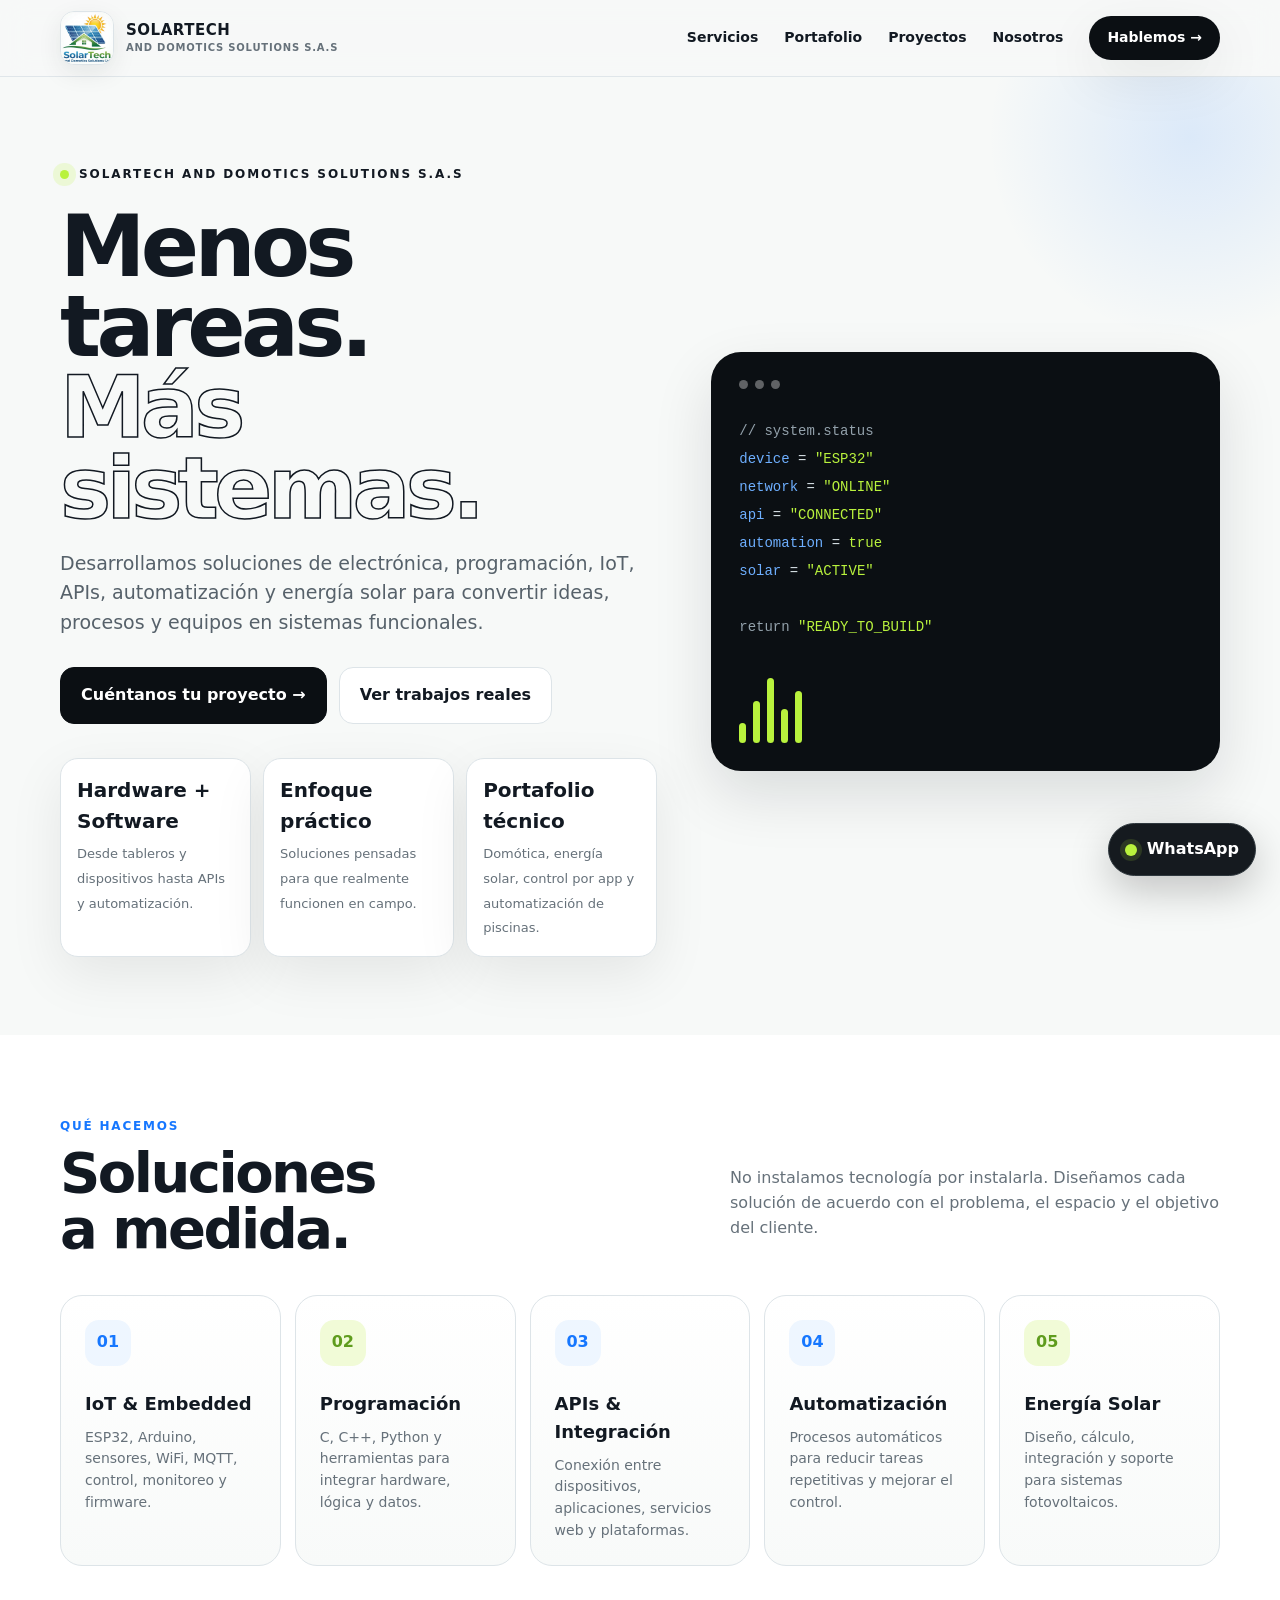
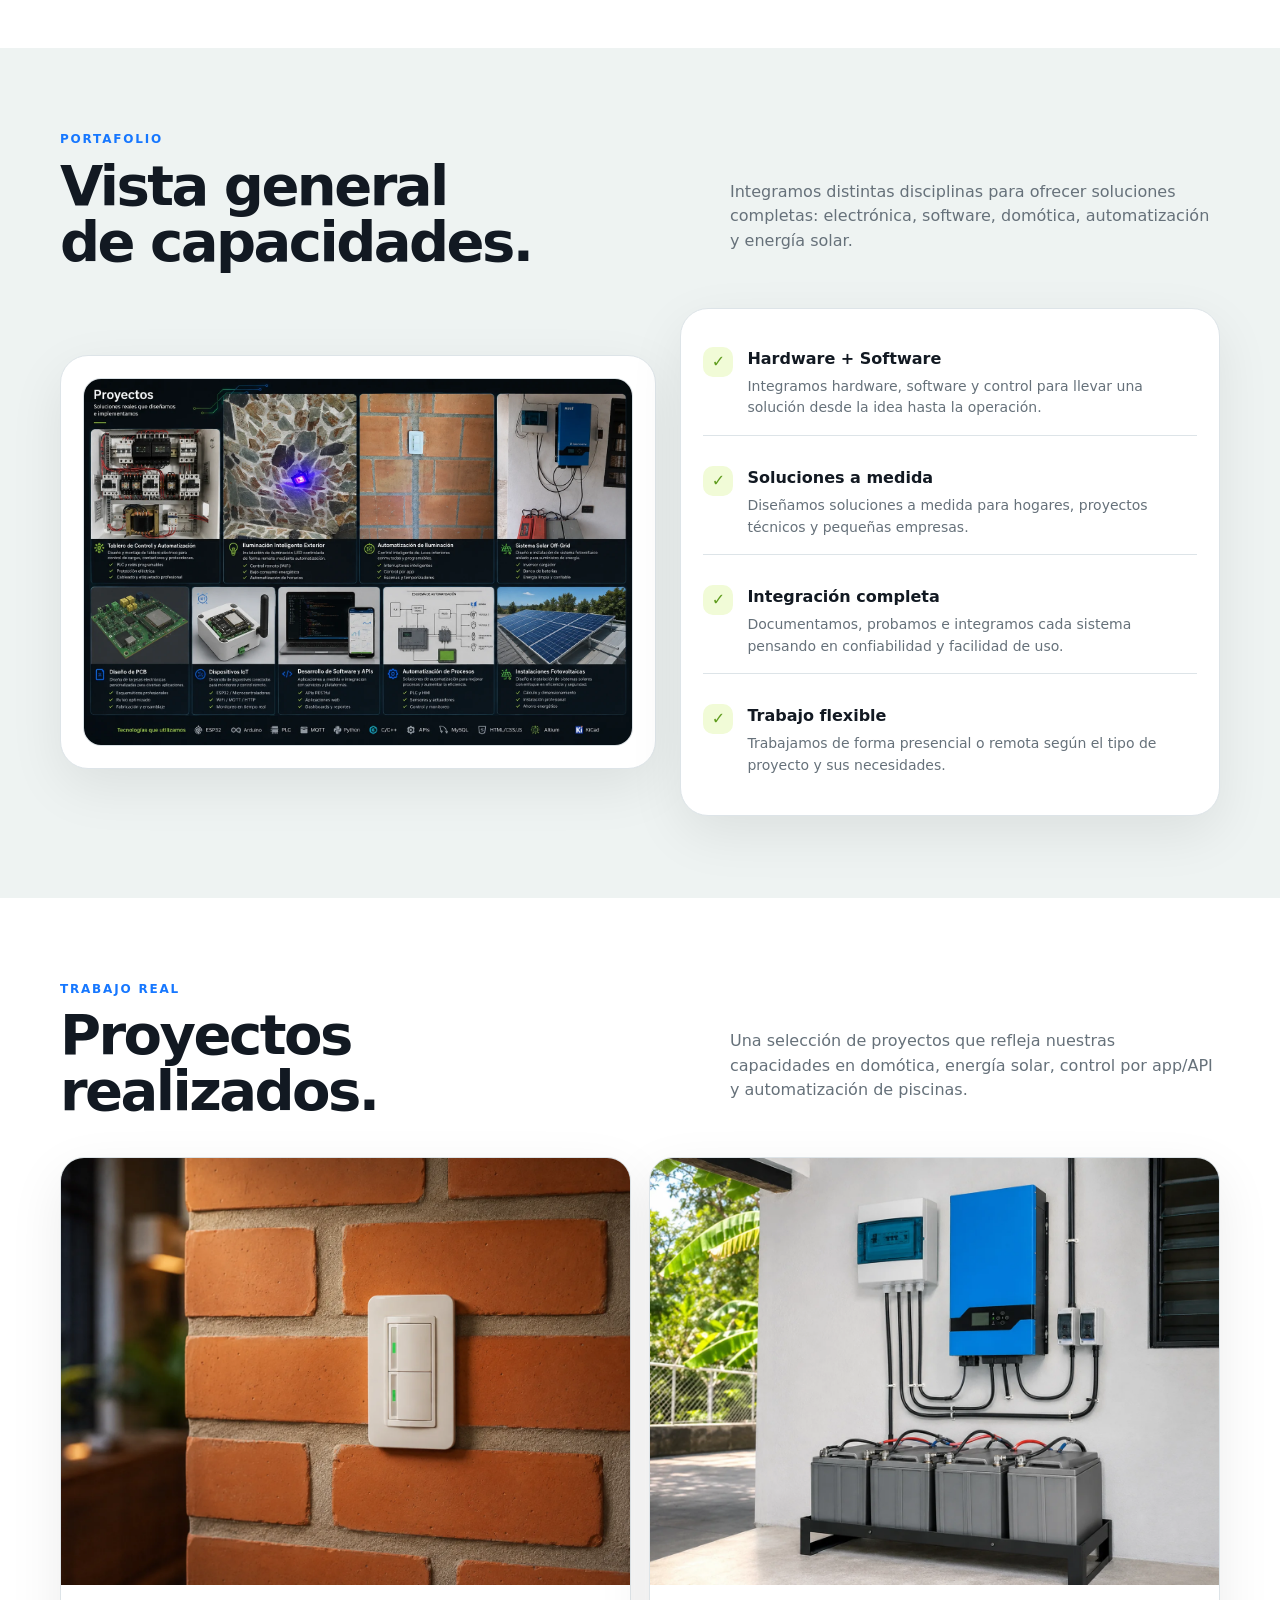
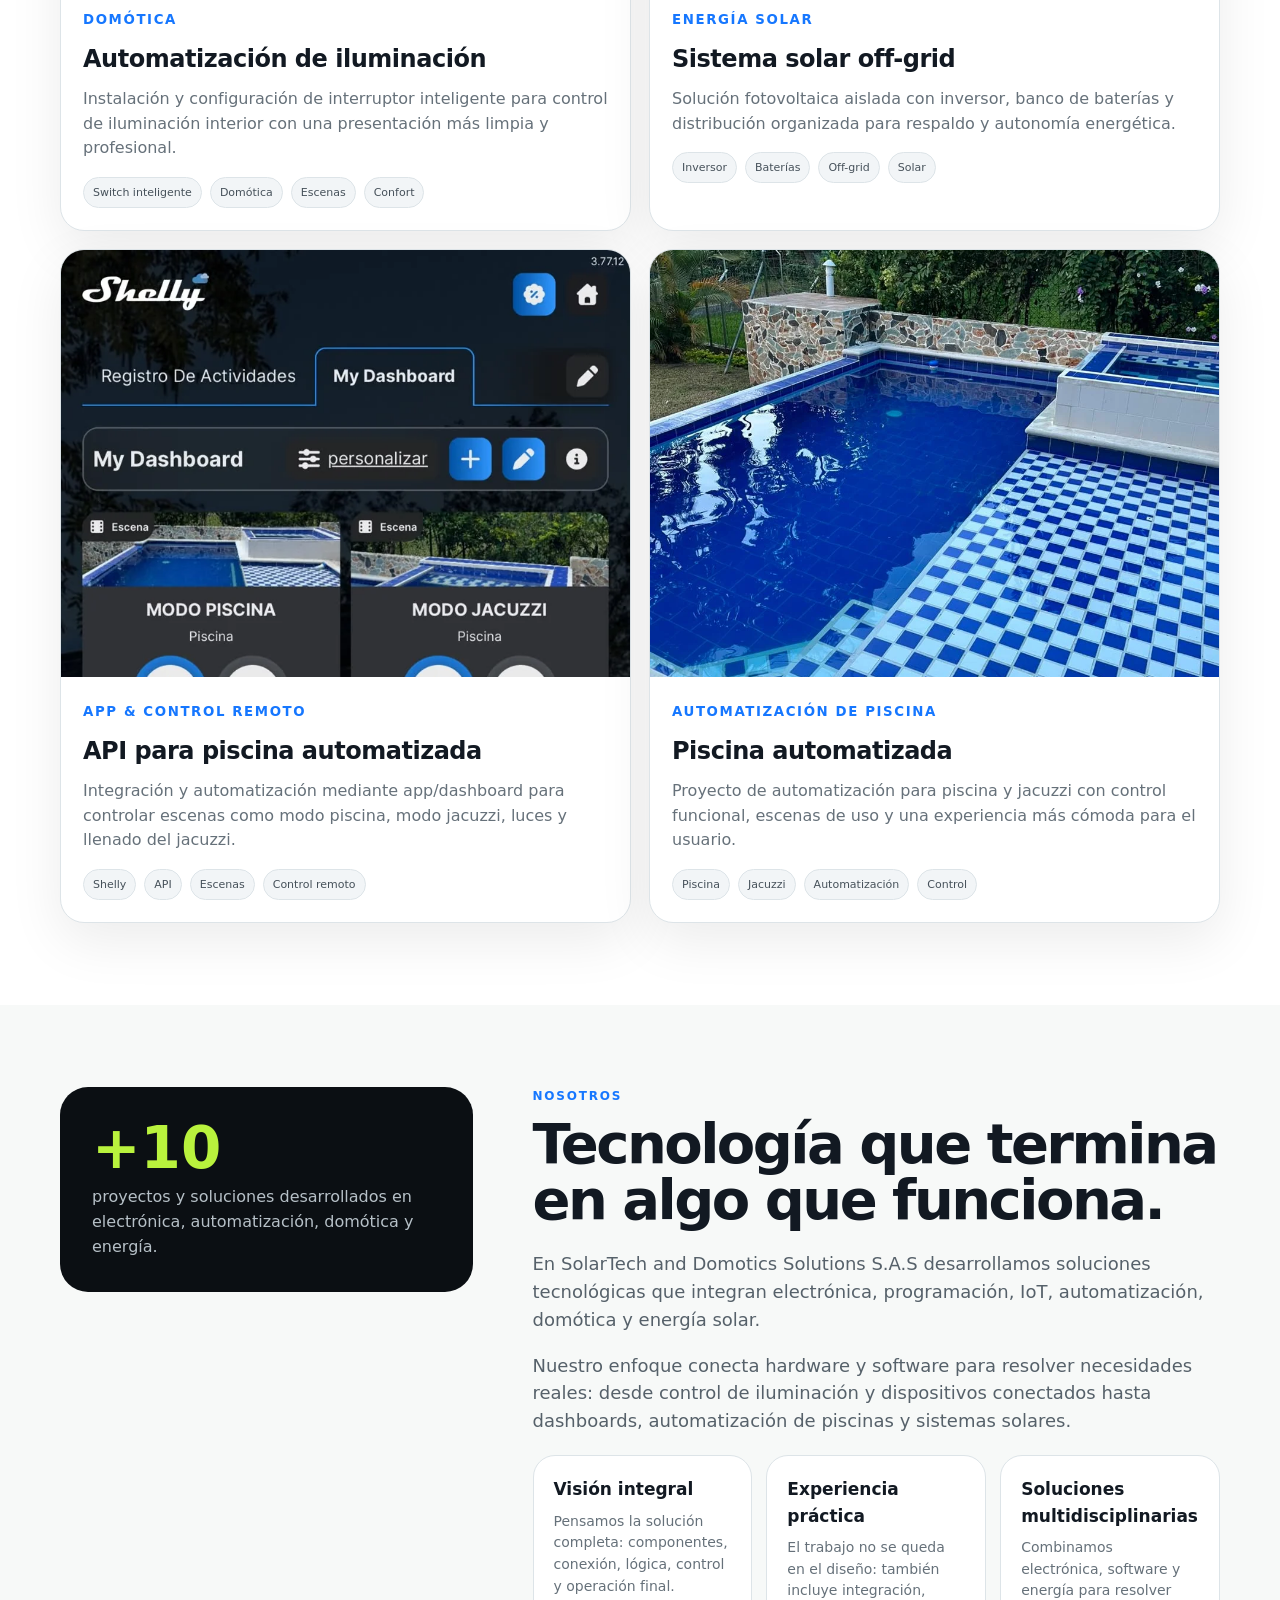
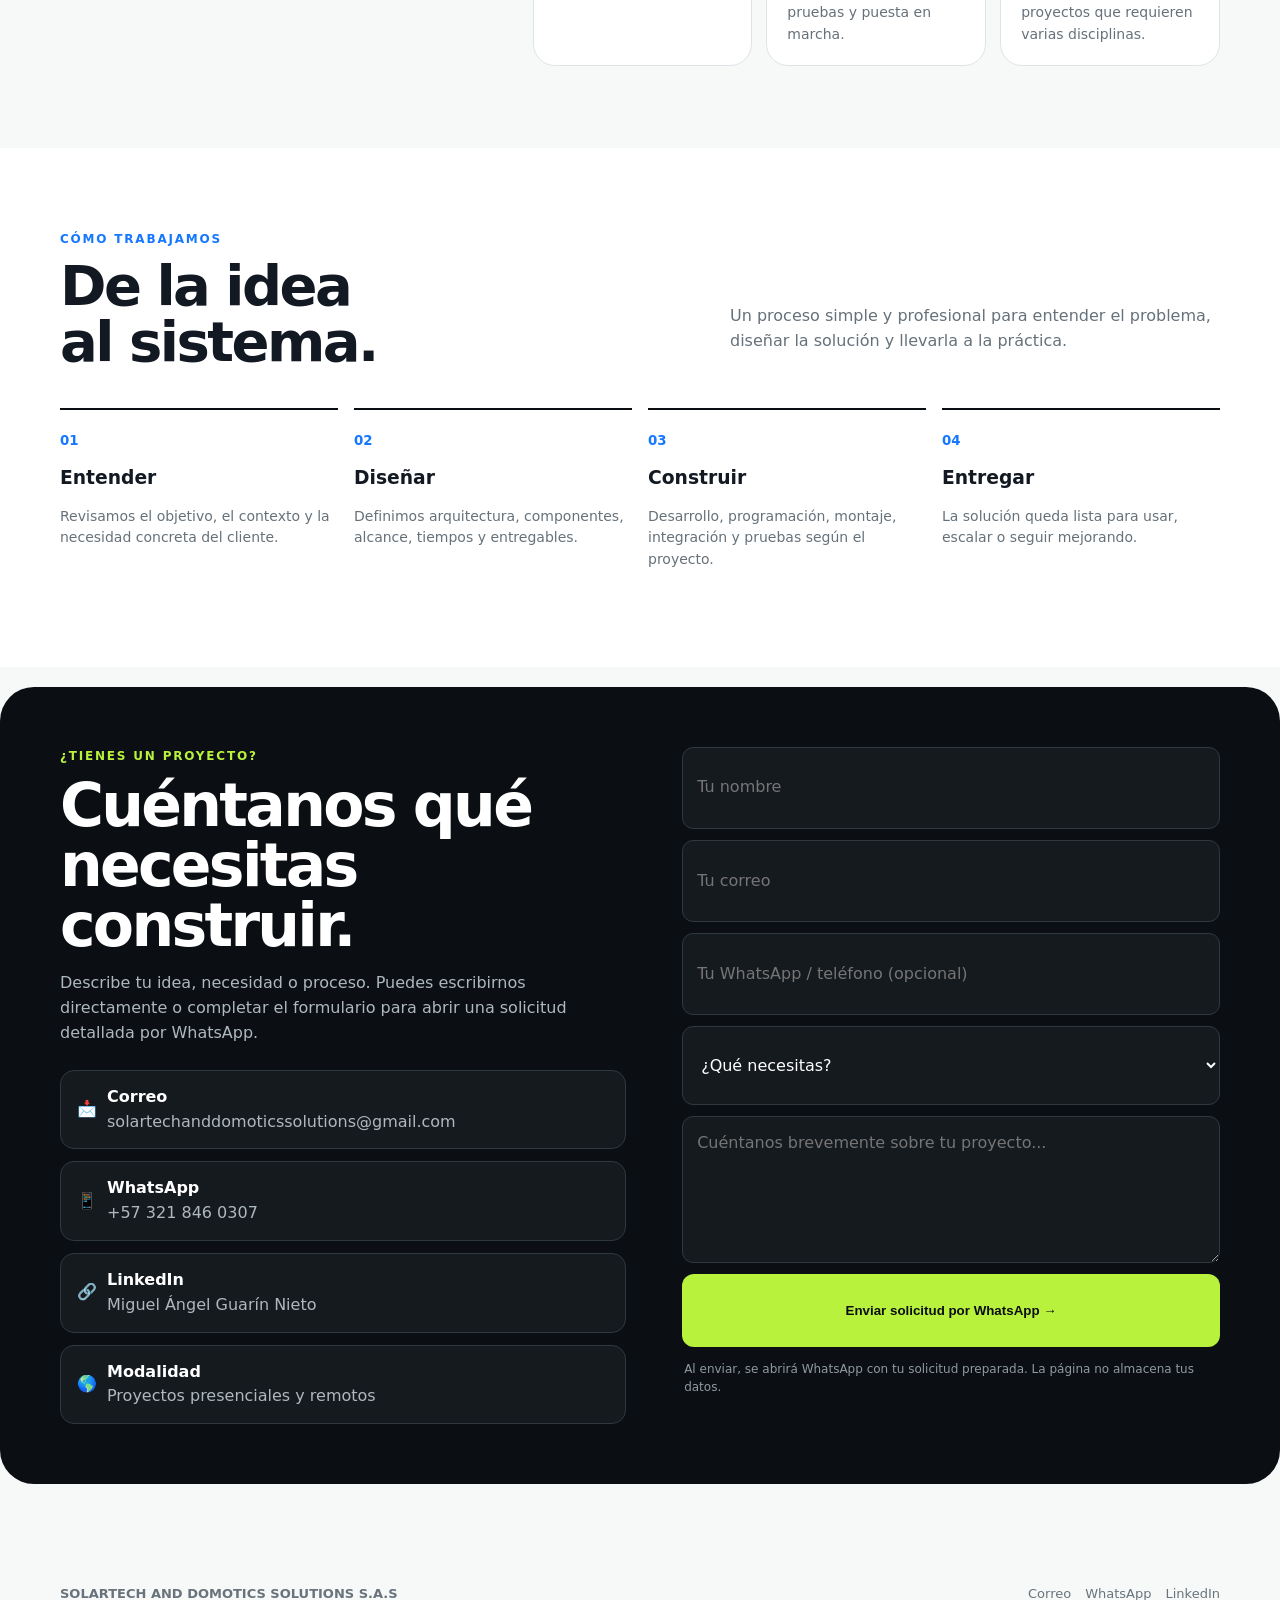
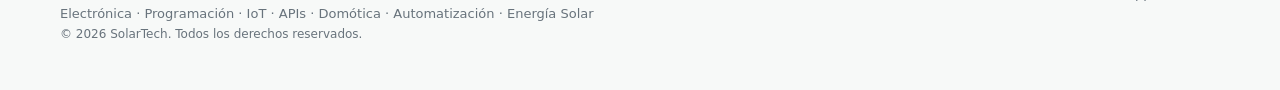
<file: index.html>
<!doctype html>
<html lang="es-CO">
<head>
  <meta charset="utf-8" />
  <meta name="viewport" content="width=device-width,initial-scale=1" />
  <meta name="description" content="SolarTech and Domotics Solutions S.A.S desarrolla soluciones de electrónica, IoT, APIs, domótica, automatización y energía solar para hogares, negocios y proyectos técnicos." />
  <meta name="keywords" content="SolarTech, domótica, automatización, IoT, ESP32, Arduino, APIs, energía solar, sistemas fotovoltaicos, piscina automatizada, Colombia" />
  <meta name="robots" content="index, follow, max-image-preview:large" />
  <meta name="author" content="SolarTech and Domotics Solutions S.A.S" />
  <meta name="theme-color" content="#0b0f13" />
  <meta name="color-scheme" content="light" />
  <link rel="canonical" href="https://solartechsolutions.github.io/" />

  <meta property="og:type" content="website" />
  <meta property="og:locale" content="es_CO" />
  <meta property="og:site_name" content="SolarTech and Domotics Solutions S.A.S" />
  <meta property="og:title" content="SolarTech | Domótica, Automatización, IoT y Energía Solar" />
  <meta property="og:description" content="Soluciones de electrónica, IoT, APIs, domótica, automatización y energía solar. Menos tareas. Más sistemas." />
  <meta property="og:url" content="https://solartechsolutions.github.io/" />
  <meta property="og:image" content="https://solartechsolutions.github.io/assets/social-preview.png" />
  <meta property="og:image:width" content="1200" />
  <meta property="og:image:height" content="630" />
  <meta property="og:image:alt" content="SolarTech and Domotics Solutions S.A.S — Electrónica, IoT, automatización y energía solar" />

  <meta name="twitter:card" content="summary_large_image" />
  <meta name="twitter:title" content="SolarTech | Domótica, Automatización, IoT y Energía Solar" />
  <meta name="twitter:description" content="Soluciones de electrónica, IoT, APIs, domótica, automatización y energía solar." />
  <meta name="twitter:image" content="https://solartechsolutions.github.io/assets/social-preview.png" />

  <title>SolarTech | Domótica, Automatización, IoT y Energía Solar</title>
  <link rel="icon" type="image/png" sizes="32x32" href="assets/favicon-32.png" />
  <link rel="apple-touch-icon" sizes="180x180" href="assets/apple-touch-icon.png" />
  <link rel="manifest" href="site.webmanifest" />

  <script type="application/ld+json">
  {
    "@context": "https://schema.org",
    "@type": "ProfessionalService",
    "name": "SolarTech and Domotics Solutions S.A.S",
    "url": "https://solartechsolutions.github.io/",
    "logo": "https://solartechsolutions.github.io/assets/solartech-logo.png",
    "image": "https://solartechsolutions.github.io/assets/social-preview.png",
    "email": "solartechanddomoticssolutions@gmail.com",
    "telephone": "+57 321 846 0307",
    "description": "Soluciones de electrónica, IoT, APIs, domótica, automatización y energía solar.",
    "sameAs": [
      "https://www.linkedin.com/in/miguel-angel-guarin-nieto-8122bb215/"
    ],
    "areaServed": "Colombia",
    "serviceType": [
      "Domótica",
      "Automatización",
      "Internet de las cosas (IoT)",
      "Integración de APIs",
      "Sistemas embebidos",
      "Energía solar fotovoltaica"
    ]
  }
  </script>
  <style>
    :root{
      --bg:#f7f9f8; --card:#ffffff; --black:#0b0f13; --ink:#121922; --muted:#66717a;
      --line:#dde4e8; --green:#b9f23d; --green-deep:#5f9c1d; --blue:#1677ff; --soft:#edf2f5;
      --radius:24px; --shadow:0 18px 54px rgba(11,15,19,.08);
    }
    *{box-sizing:border-box} html{scroll-behavior:smooth} body{margin:0;font-family:Inter,system-ui,-apple-system,"Segoe UI",sans-serif;background:var(--bg);color:var(--ink);line-height:1.55}
    img{max-width:100%;display:block} a{text-decoration:none;color:inherit}
    .wrap{width:min(1160px,92%);margin:auto}
    nav{position:sticky;top:0;z-index:30;background:rgba(247,249,248,.86);backdrop-filter:blur(14px);border-bottom:1px solid rgba(221,228,232,.9)}
    .nav{height:76px;display:flex;justify-content:space-between;align-items:center}
    .brand{display:flex;align-items:center;gap:12px;font-weight:900;letter-spacing:.04em}
    .brand-logo{width:54px;height:54px;object-fit:contain;border-radius:14px;background:#fff;border:1px solid var(--line);box-shadow:0 8px 24px rgba(11,15,19,.08)}
    .brand-copy{display:flex;flex-direction:column;line-height:1.05}.brand-copy strong{font-size:15px;letter-spacing:.035em}.brand-copy span{font-size:10px;color:var(--muted);letter-spacing:.08em;margin-top:4px}
    .links{display:flex;align-items:center;gap:26px;font-size:14px;font-weight:700}
    .links a:hover{color:var(--blue)}
    .cta{background:var(--black);color:#fff;padding:11px 18px;border-radius:999px;box-shadow:var(--shadow)}
    .hero{padding:88px 0 78px;position:relative;overflow:hidden}
    .hero:before{content:"";position:absolute;right:-120px;top:-150px;width:420px;height:420px;border-radius:50%;background:radial-gradient(circle,rgba(22,119,255,.12),transparent 68%)}
    .hero-grid{display:grid;grid-template-columns:1.08fr .92fr;gap:54px;align-items:center}
    .eyebrow{display:flex;gap:10px;align-items:center;font-size:12px;font-weight:900;letter-spacing:.16em;text-transform:uppercase}
    .dot{width:9px;height:9px;border-radius:50%;background:var(--green);box-shadow:0 0 0 7px rgba(185,242,61,.18)}
    h1{font-size:clamp(48px,7vw,86px);line-height:.94;letter-spacing:-.055em;margin:22px 0 20px;max-width:720px}
    h1 span{color:transparent;-webkit-text-stroke:1.5px var(--ink)}
    .lead{font-size:19px;color:#56616a;max-width:680px}
    .buttons{display:flex;gap:12px;flex-wrap:wrap;margin-top:30px}
    .btn{display:inline-flex;align-items:center;gap:10px;padding:15px 20px;border-radius:14px;font-weight:800;border:1px solid var(--line);background:#fff}
    .primary{background:var(--black);border-color:var(--black);color:#fff}
    .mini-stats{display:grid;grid-template-columns:repeat(3,1fr);gap:12px;margin-top:34px}
    .mini{background:#fff;border:1px solid var(--line);padding:16px;border-radius:18px;box-shadow:var(--shadow)}
    .mini strong{display:block;font-size:20px;margin-bottom:4px}
    .mini span{font-size:13px;color:var(--muted)}
    .hero-card{background:var(--black);color:#dbe5ea;border-radius:30px;padding:28px;min-height:390px;box-shadow:0 24px 60px rgba(9,16,24,.12)}
    .hero-card .top{display:flex;gap:7px;margin-bottom:28px}.hero-card .top i{width:9px;height:9px;border-radius:50%;background:#fff;opacity:.35}
    .code{font:14px/2 ui-monospace,Consolas,monospace}.g{color:var(--green)}.b{color:#6eafff}.m{color:#93a1ab}
    .signal{display:flex;gap:7px;align-items:end;height:72px;margin-top:30px}.signal i{display:block;width:7px;background:var(--green);border-radius:8px}
    .signal i:nth-child(1){height:20px}.signal i:nth-child(2){height:42px}.signal i:nth-child(3){height:65px}.signal i:nth-child(4){height:34px}.signal i:nth-child(5){height:52px}
    section{padding:82px 0}.white{background:#fff}.soft{background:#eef3f2}
    .head{display:flex;justify-content:space-between;align-items:end;gap:28px;margin-bottom:38px}.kicker{font-size:12px;font-weight:900;letter-spacing:.15em;text-transform:uppercase;color:var(--blue)}
    .head h2{font-size:clamp(34px,5vw,56px);line-height:1;letter-spacing:-.045em;margin:9px 0 0}.head p{max-width:490px;color:var(--muted)}
    .services{display:grid;grid-template-columns:repeat(5,1fr);gap:14px}
    .service{background:linear-gradient(180deg,#fff,#f8faf9);border:1px solid var(--line);border-radius:22px;padding:24px;min-height:225px;transition:.2s transform,.2s box-shadow}
    .service:hover,.portfolio-box:hover,.project:hover,.reason:hover{transform:translateY(-4px);box-shadow:var(--shadow)}
    .icon{width:46px;height:46px;border-radius:14px;display:grid;place-items:center;background:#eef6ff;color:var(--blue);font-weight:900;margin-bottom:24px}
    .service:nth-child(2) .icon,.service:nth-child(5) .icon{background:#f1fbd7;color:var(--green-deep)}
    .service h3{margin:0 0 9px;font-size:18px}.service p{margin:0;color:var(--muted);font-size:14px}
    .portfolio-highlight{display:grid;grid-template-columns:1.05fr .95fr;gap:24px;align-items:center}
    .portfolio-box{background:#fff;border:1px solid var(--line);border-radius:28px;padding:22px;box-shadow:var(--shadow)}
    .portfolio-box img{border-radius:18px;border:1px solid #d9e0e4}
    .bullets{display:grid;gap:14px}
    .bullet{display:flex;gap:14px;align-items:flex-start;padding:16px 0;border-bottom:1px solid var(--line)}
    .bullet:last-child{border-bottom:0}.check{width:30px;height:30px;border-radius:10px;background:#f1fbd7;color:var(--green-deep);display:grid;place-items:center;font-weight:900;flex:0 0 auto}
    .bullet strong{display:block;margin-bottom:4px}.bullet p{margin:0;color:var(--muted);font-size:14px}
    .projects-grid{display:grid;grid-template-columns:repeat(2,1fr);gap:18px}
    .project{background:#fff;border:1px solid var(--line);border-radius:24px;overflow:hidden;box-shadow:var(--shadow);transition:.2s transform,.2s box-shadow}
    .project img{aspect-ratio:4/3;object-fit:cover;width:100%;background:#eef2f4}.photo-switch{object-position:center 48%}.photo-solar{object-position:center 42%}.photo-api{object-position:center top}.photo-pool{object-position:center 54%}
    .project-body{padding:22px}.project small{display:inline-block;color:var(--blue);font-weight:900;letter-spacing:.12em;text-transform:uppercase;margin-bottom:10px}
    .project h3{margin:0 0 9px;font-size:24px;letter-spacing:-.02em}.project p{margin:0;color:var(--muted)}
    .tags{display:flex;gap:8px;flex-wrap:wrap;margin-top:16px}.tag{font-size:11px;padding:6px 9px;border-radius:999px;background:#f2f5f7;border:1px solid #dde4e8;color:#46515a}
    .about{display:grid;grid-template-columns:.75fr 1.25fr;gap:60px;align-items:start}
    .stat{background:var(--black);color:#fff;border-radius:28px;padding:32px}.stat strong{display:block;color:var(--green);font-size:58px;line-height:1;margin-bottom:8px}.stat span{color:#b6c0c7}
    .about h2{font-size:clamp(34px,5vw,56px);line-height:1;letter-spacing:-.045em;margin:10px 0 22px}.about p{font-size:18px;color:#56616a}
    .reasons{display:grid;grid-template-columns:repeat(3,1fr);gap:14px;margin-top:20px}.reason{background:#fff;border:1px solid var(--line);border-radius:22px;padding:20px;transition:.2s transform,.2s box-shadow}.reason h3{margin:0 0 8px;font-size:17px}.reason p{margin:0;color:var(--muted);font-size:14px}
    .process{display:grid;grid-template-columns:repeat(4,1fr);gap:16px}.step{border-top:2px solid var(--black);padding-top:18px}.step small{color:var(--blue);font-weight:900}.step h3{margin:10px 0 6px}.step p{font-size:14px;color:var(--muted)}
    .contact{background:var(--black);color:#fff;border-radius:34px;padding:60px;margin:20px auto 70px}.contact-grid{display:grid;grid-template-columns:1fr .95fr;gap:56px}.contact h2{font-size:clamp(38px,5vw,60px);line-height:1;letter-spacing:-.045em;margin:10px 0}.contact p{color:#aeb8bf;max-width:560px}
    .contact-list{display:grid;gap:12px;margin-top:24px}.contact-chip{display:flex;align-items:center;gap:10px;background:#151a1f;border:1px solid #2f383e;padding:14px 16px;border-radius:14px;color:#dbe4ea;transition:.2s border-color,.2s transform}.contact-chip:hover{border-color:#5b6972;transform:translateY(-1px)}
    .contact-chip strong{color:#fff}.contact-chip span{color:#aeb8bf}.form{display:grid;gap:11px} input,select,textarea{width:100%;padding:14px;border-radius:11px;border:1px solid #30383e;background:#151a1f;color:#fff;font:inherit} textarea{min-height:120px;resize:vertical} input:focus,select:focus,textarea:focus{outline:none;border-color:var(--blue);box-shadow:0 0 0 3px rgba(22,119,255,.13)}
    .send{border:0;background:var(--green);color:var(--black);cursor:pointer;font-weight:900;padding:15px;border-radius:12px}.form-note{font-size:12px;color:#8f9aa2;margin:2px 2px 0}
    .whatsapp-float{position:fixed;right:24px;bottom:24px;z-index:40;display:flex;align-items:center;gap:10px;background:#151a1f;color:#fff;padding:13px 16px;border-radius:999px;border:1px solid #2f383e;box-shadow:0 14px 40px rgba(0,0,0,.22);font-weight:800}.whatsapp-float .wa-dot{width:12px;height:12px;border-radius:50%;background:var(--green);box-shadow:0 0 0 5px rgba(185,242,61,.14)}.whatsapp-float:hover{transform:translateY(-2px)}
    footer{padding:30px 0 45px;color:#68737c;font-size:13px}.foot{display:flex;justify-content:space-between;gap:18px}.footer-links{display:flex;gap:14px;flex-wrap:wrap}.footer-links a:hover{color:var(--blue)}
    @media (max-width:950px){.hero-grid,.portfolio-highlight,.about,.contact-grid{grid-template-columns:1fr}.services{grid-template-columns:repeat(2,1fr)}.projects-grid,.reasons,.process,.mini-stats{grid-template-columns:repeat(2,1fr)}}
    @media (max-width:650px){.links{display:none}.brand-copy span{display:none}.brand-copy strong{font-size:12px}.brand-logo{width:46px;height:46px}.hero{padding-top:60px}.services,.projects-grid,.reasons,.process,.mini-stats{grid-template-columns:1fr}.head{display:block}.head p{margin-top:16px}.contact{padding:34px 24px}.foot{display:block}.foot>div+div{margin-top:14px}.whatsapp-float{right:14px;bottom:14px;padding:12px 14px}.whatsapp-float{font-size:13px}}
  </style>
</head>
<body>
  <nav>
    <div class="wrap nav">
      <a class="brand" href="#inicio"><img class="brand-logo" src="assets/solartech-logo.webp" alt="Logo de SolarTech and Domotics Solutions S.A.S" /><span class="brand-copy"><strong>SOLARTECH</strong><span>AND DOMOTICS SOLUTIONS S.A.S</span></span></a>
      <div class="links">
        <a href="#servicios">Servicios</a>
        <a href="#portfolio">Portafolio</a>
        <a href="#proyectos">Proyectos</a>
        <a href="#nosotros">Nosotros</a>
        <a class="cta" href="#contacto">Hablemos →</a>
      </div>
    </div>
  </nav>

  <main>
    <section class="hero" id="inicio">
      <div class="wrap hero-grid">
        <div>
          <div class="eyebrow"><span class="dot"></span> SolarTech and Domotics Solutions S.A.S</div>
          <h1>Menos tareas.<br><span>Más sistemas.</span></h1>
          <p class="lead">Desarrollamos soluciones de electrónica, programación, IoT, APIs, automatización y energía solar para convertir ideas, procesos y equipos en sistemas funcionales.</p>
          <div class="buttons">
            <a class="btn primary" href="#contacto">Cuéntanos tu proyecto →</a>
            <a class="btn" href="#proyectos">Ver trabajos reales</a>
          </div>
          <div class="mini-stats">
            <div class="mini"><strong>Hardware + Software</strong><span>Desde tableros y dispositivos hasta APIs y automatización.</span></div>
            <div class="mini"><strong>Enfoque práctico</strong><span>Soluciones pensadas para que realmente funcionen en campo.</span></div>
            <div class="mini"><strong>Portafolio técnico</strong><span>Domótica, energía solar, control por app y automatización de piscinas.</span></div>
          </div>
        </div>
        <div class="hero-card">
          <div class="top"><i></i><i></i><i></i></div>
          <div class="code">
            <div><span class="m">// system.status</span></div>
            <div><span class="b">device</span> = <span class="g">"ESP32"</span></div>
            <div><span class="b">network</span> = <span class="g">"ONLINE"</span></div>
            <div><span class="b">api</span> = <span class="g">"CONNECTED"</span></div>
            <div><span class="b">automation</span> = <span class="g">true</span></div>
            <div><span class="b">solar</span> = <span class="g">"ACTIVE"</span></div>
            <br />
            <div><span class="m">return</span> <span class="g">"READY_TO_BUILD"</span></div>
          </div>
          <div class="signal"><i></i><i></i><i></i><i></i><i></i></div>
        </div>
      </div>
    </section>

    <section class="white" id="servicios">
      <div class="wrap">
        <div class="head">
          <div>
            <div class="kicker">Qué hacemos</div>
            <h2>Soluciones<br />a medida.</h2>
          </div>
          <p>No instalamos tecnología por instalarla. Diseñamos cada solución de acuerdo con el problema, el espacio y el objetivo del cliente.</p>
        </div>
        <div class="services">
          <article class="service"><div class="icon">01</div><h3>IoT & Embedded</h3><p>ESP32, Arduino, sensores, WiFi, MQTT, control, monitoreo y firmware.</p></article>
          <article class="service"><div class="icon">02</div><h3>Programación</h3><p>C, C++, Python y herramientas para integrar hardware, lógica y datos.</p></article>
          <article class="service"><div class="icon">03</div><h3>APIs & Integración</h3><p>Conexión entre dispositivos, aplicaciones, servicios web y plataformas.</p></article>
          <article class="service"><div class="icon">04</div><h3>Automatización</h3><p>Procesos automáticos para reducir tareas repetitivas y mejorar el control.</p></article>
          <article class="service"><div class="icon">05</div><h3>Energía Solar</h3><p>Diseño, cálculo, integración y soporte para sistemas fotovoltaicos.</p></article>
        </div>
      </div>
    </section>

    <section class="soft" id="portfolio">
      <div class="wrap">
        <div class="head">
          <div>
            <div class="kicker">Portafolio</div>
            <h2>Vista general<br />de capacidades.</h2>
          </div>
          <p>Integramos distintas disciplinas para ofrecer soluciones completas: electrónica, software, domótica, automatización y energía solar.</p>
        </div>
        <div class="portfolio-highlight">
          <div class="portfolio-box">
            <img src="assets/portfolio-general.webp" alt="Póster general del portafolio técnico de SolarTech and Domotics Solutions S.A.S" />
          </div>
          <div class="portfolio-box">
            <div class="bullets">
              <div class="bullet"><div class="check">✓</div><div><strong>Hardware + Software</strong><p>Integramos hardware, software y control para llevar una solución desde la idea hasta la operación.</p></div></div>
              <div class="bullet"><div class="check">✓</div><div><strong>Soluciones a medida</strong><p>Diseñamos soluciones a medida para hogares, proyectos técnicos y pequeñas empresas.</p></div></div>
              <div class="bullet"><div class="check">✓</div><div><strong>Integración completa</strong><p>Documentamos, probamos e integramos cada sistema pensando en confiabilidad y facilidad de uso.</p></div></div>
              <div class="bullet"><div class="check">✓</div><div><strong>Trabajo flexible</strong><p>Trabajamos de forma presencial o remota según el tipo de proyecto y sus necesidades.</p></div></div>
            </div>
          </div>
        </div>
      </div>
    </section>

    <section class="white" id="proyectos">
      <div class="wrap">
        <div class="head">
          <div>
            <div class="kicker">Trabajo real</div>
            <h2>Proyectos<br />realizados.</h2>
          </div>
          <p>Una selección de proyectos que refleja nuestras capacidades en domótica, energía solar, control por app/API y automatización de piscinas.</p>
        </div>
        <div class="projects-grid">
          <article class="project">
            <img class="photo-switch" src="assets/switch-profesional.webp" alt="Interruptor inteligente instalado profesionalmente sobre muro de ladrillo" />
            <div class="project-body">
              <small>Domótica</small>
              <h3>Automatización de iluminación</h3>
              <p>Instalación y configuración de interruptor inteligente para control de iluminación interior con una presentación más limpia y profesional.</p>
              <div class="tags"><span class="tag">Switch inteligente</span><span class="tag">Domótica</span><span class="tag">Escenas</span><span class="tag">Confort</span></div>
            </div>
          </article>

          <article class="project">
            <img class="photo-solar" src="assets/solar-profesional.webp" alt="Sistema solar fotovoltaico con inversor, baterías y cableado organizado" />
            <div class="project-body">
              <small>Energía Solar</small>
              <h3>Sistema solar off-grid</h3>
              <p>Solución fotovoltaica aislada con inversor, banco de baterías y distribución organizada para respaldo y autonomía energética.</p>
              <div class="tags"><span class="tag">Inversor</span><span class="tag">Baterías</span><span class="tag">Off-grid</span><span class="tag">Solar</span></div>
            </div>
          </article>

          <article class="project">
            <img class="photo-api" src="assets/api-piscina.webp" alt="Dashboard de la app Shelly para controlar piscina automatizada" />
            <div class="project-body">
              <small>App & Control Remoto</small>
              <h3>API para piscina automatizada</h3>
              <p>Integración y automatización mediante app/dashboard para controlar escenas como modo piscina, modo jacuzzi, luces y llenado del jacuzzi.</p>
              <div class="tags"><span class="tag">Shelly</span><span class="tag">API</span><span class="tag">Escenas</span><span class="tag">Control remoto</span></div>
            </div>
          </article>

          <article class="project">
            <img class="photo-pool" src="assets/piscina-automatizada.webp" alt="Piscina y jacuzzi automatizados" />
            <div class="project-body">
              <small>Automatización de Piscina</small>
              <h3>Piscina automatizada</h3>
              <p>Proyecto de automatización para piscina y jacuzzi con control funcional, escenas de uso y una experiencia más cómoda para el usuario.</p>
              <div class="tags"><span class="tag">Piscina</span><span class="tag">Jacuzzi</span><span class="tag">Automatización</span><span class="tag">Control</span></div>
            </div>
          </article>
        </div>
      </div>
    </section>

    <section id="nosotros">
      <div class="wrap about">
        <div class="stat">
          <strong>+10</strong>
          <span>proyectos y soluciones desarrollados en electrónica, automatización, domótica y energía.</span>
        </div>
        <div>
          <div class="kicker">Nosotros</div>
          <h2>Tecnología que termina en algo que funciona.</h2>
          <p>En SolarTech and Domotics Solutions S.A.S desarrollamos soluciones tecnológicas que integran electrónica, programación, IoT, automatización, domótica y energía solar.</p>
          <p>Nuestro enfoque conecta hardware y software para resolver necesidades reales: desde control de iluminación y dispositivos conectados hasta dashboards, automatización de piscinas y sistemas solares.</p>
          <div class="reasons">
            <article class="reason"><h3>Visión integral</h3><p>Pensamos la solución completa: componentes, conexión, lógica, control y operación final.</p></article>
            <article class="reason"><h3>Experiencia práctica</h3><p>El trabajo no se queda en el diseño: también incluye integración, pruebas y puesta en marcha.</p></article>
            <article class="reason"><h3>Soluciones multidisciplinarias</h3><p>Combinamos electrónica, software y energía para resolver proyectos que requieren varias disciplinas.</p></article>
          </div>
        </div>
      </div>
    </section>

    <section class="white">
      <div class="wrap">
        <div class="head">
          <div>
            <div class="kicker">Cómo trabajamos</div>
            <h2>De la idea<br />al sistema.</h2>
          </div>
          <p>Un proceso simple y profesional para entender el problema, diseñar la solución y llevarla a la práctica.</p>
        </div>
        <div class="process">
          <div class="step"><small>01</small><h3>Entender</h3><p>Revisamos el objetivo, el contexto y la necesidad concreta del cliente.</p></div>
          <div class="step"><small>02</small><h3>Diseñar</h3><p>Definimos arquitectura, componentes, alcance, tiempos y entregables.</p></div>
          <div class="step"><small>03</small><h3>Construir</h3><p>Desarrollo, programación, montaje, integración y pruebas según el proyecto.</p></div>
          <div class="step"><small>04</small><h3>Entregar</h3><p>La solución queda lista para usar, escalar o seguir mejorando.</p></div>
        </div>
      </div>
    </section>

    <section class="contact" id="contacto">
      <div class="contact-grid">
        <div>
          <div class="kicker" style="color:var(--green)">¿Tienes un proyecto?</div>
          <h2>Cuéntanos qué necesitas construir.</h2>
          <p>Describe tu idea, necesidad o proceso. Puedes escribirnos directamente o completar el formulario para abrir una solicitud detallada por WhatsApp.</p>
          <div class="contact-list">
            <a class="contact-chip" href="mailto:solartechanddomoticssolutions@gmail.com"><span>📩</span><div><strong>Correo</strong><br><span>solartechanddomoticssolutions@gmail.com</span></div></a>
            <a class="contact-chip" href="https://wa.me/573218460307?text=Hola%20SolarTech%2C%20quiero%20consultar%20sobre%20un%20proyecto." target="_blank" rel="noopener"><span>📱</span><div><strong>WhatsApp</strong><br><span>+57 321 846 0307</span></div></a>
            <a class="contact-chip" href="https://www.linkedin.com/in/miguel-angel-guarin-nieto-8122bb215/" target="_blank" rel="noopener"><span>🔗</span><div><strong>LinkedIn</strong><br><span>Miguel Ángel Guarín Nieto</span></div></a>
            <div class="contact-chip"><span>🌎</span><div><strong>Modalidad</strong><br><span>Proyectos presenciales y remotos</span></div></div>
          </div>
        </div>
        <form class="form" id="projectForm">
          <input id="clientName" required placeholder="Tu nombre" autocomplete="name" />
          <input id="clientEmail" required type="email" placeholder="Tu correo" autocomplete="email" />
          <input id="clientPhone" type="tel" placeholder="Tu WhatsApp / teléfono (opcional)" autocomplete="tel" />
          <select id="serviceType" required>
            <option value="">¿Qué necesitas?</option>
            <option>ESP32 / Arduino / IoT</option>
            <option>Programación / Python / C++</option>
            <option>APIs / Integraciones</option>
            <option>Domótica / Automatización</option>
            <option>Energía solar</option>
            <option>Automatización de piscina / jacuzzi</option>
            <option>Otro proyecto</option>
          </select>
          <textarea id="projectMessage" required placeholder="Cuéntanos brevemente sobre tu proyecto..."></textarea>
          <button class="send" type="submit">Enviar solicitud por WhatsApp →</button>
          <div class="form-note">Al enviar, se abrirá WhatsApp con tu solicitud preparada. La página no almacena tus datos.</div>
        </form>
      </div>
    </section>
  </main>

  <footer>
    <div class="wrap foot">
      <div><b>SOLARTECH AND DOMOTICS SOLUTIONS S.A.S</b><br>Electrónica · Programación · IoT · APIs · Domótica · Automatización · Energía Solar<br><span style="font-size:12px">© 2026 SolarTech. Todos los derechos reservados.</span></div>
      <div class="footer-links">
        <a href="mailto:solartechanddomoticssolutions@gmail.com">Correo</a>
        <a href="https://wa.me/573218460307" target="_blank" rel="noopener">WhatsApp</a>
        <a href="https://www.linkedin.com/in/miguel-angel-guarin-nieto-8122bb215/" target="_blank" rel="noopener">LinkedIn</a>
      </div>
    </div>
  </footer>

  <a class="whatsapp-float" href="https://wa.me/573218460307?text=Hola%20SolarTech%2C%20quiero%20consultar%20sobre%20un%20proyecto." target="_blank" rel="noopener" aria-label="Contactar SolarTech por WhatsApp"><span class="wa-dot"></span> WhatsApp</a>

  <script>
    document.getElementById('projectForm').addEventListener('submit', function(event){
      event.preventDefault();
      const name = document.getElementById('clientName').value.trim();
      const email = document.getElementById('clientEmail').value.trim();
      const phone = document.getElementById('clientPhone').value.trim();
      const service = document.getElementById('serviceType').value;
      const message = document.getElementById('projectMessage').value.trim();

      const lines = [
        'Hola SolarTech, quiero solicitar información sobre un proyecto.',
        '',
        'Nombre: ' + name,
        'Correo: ' + email,
        phone ? 'Teléfono/WhatsApp: ' + phone : '',
        'Servicio: ' + service,
        '',
        'Descripción:',
        message
      ].filter(Boolean);

      const url = 'https://wa.me/573218460307?text=' + encodeURIComponent(lines.join('\n'));
      window.open(url, '_blank', 'noopener');
    });
  </script>
</body>
</html>
</file>
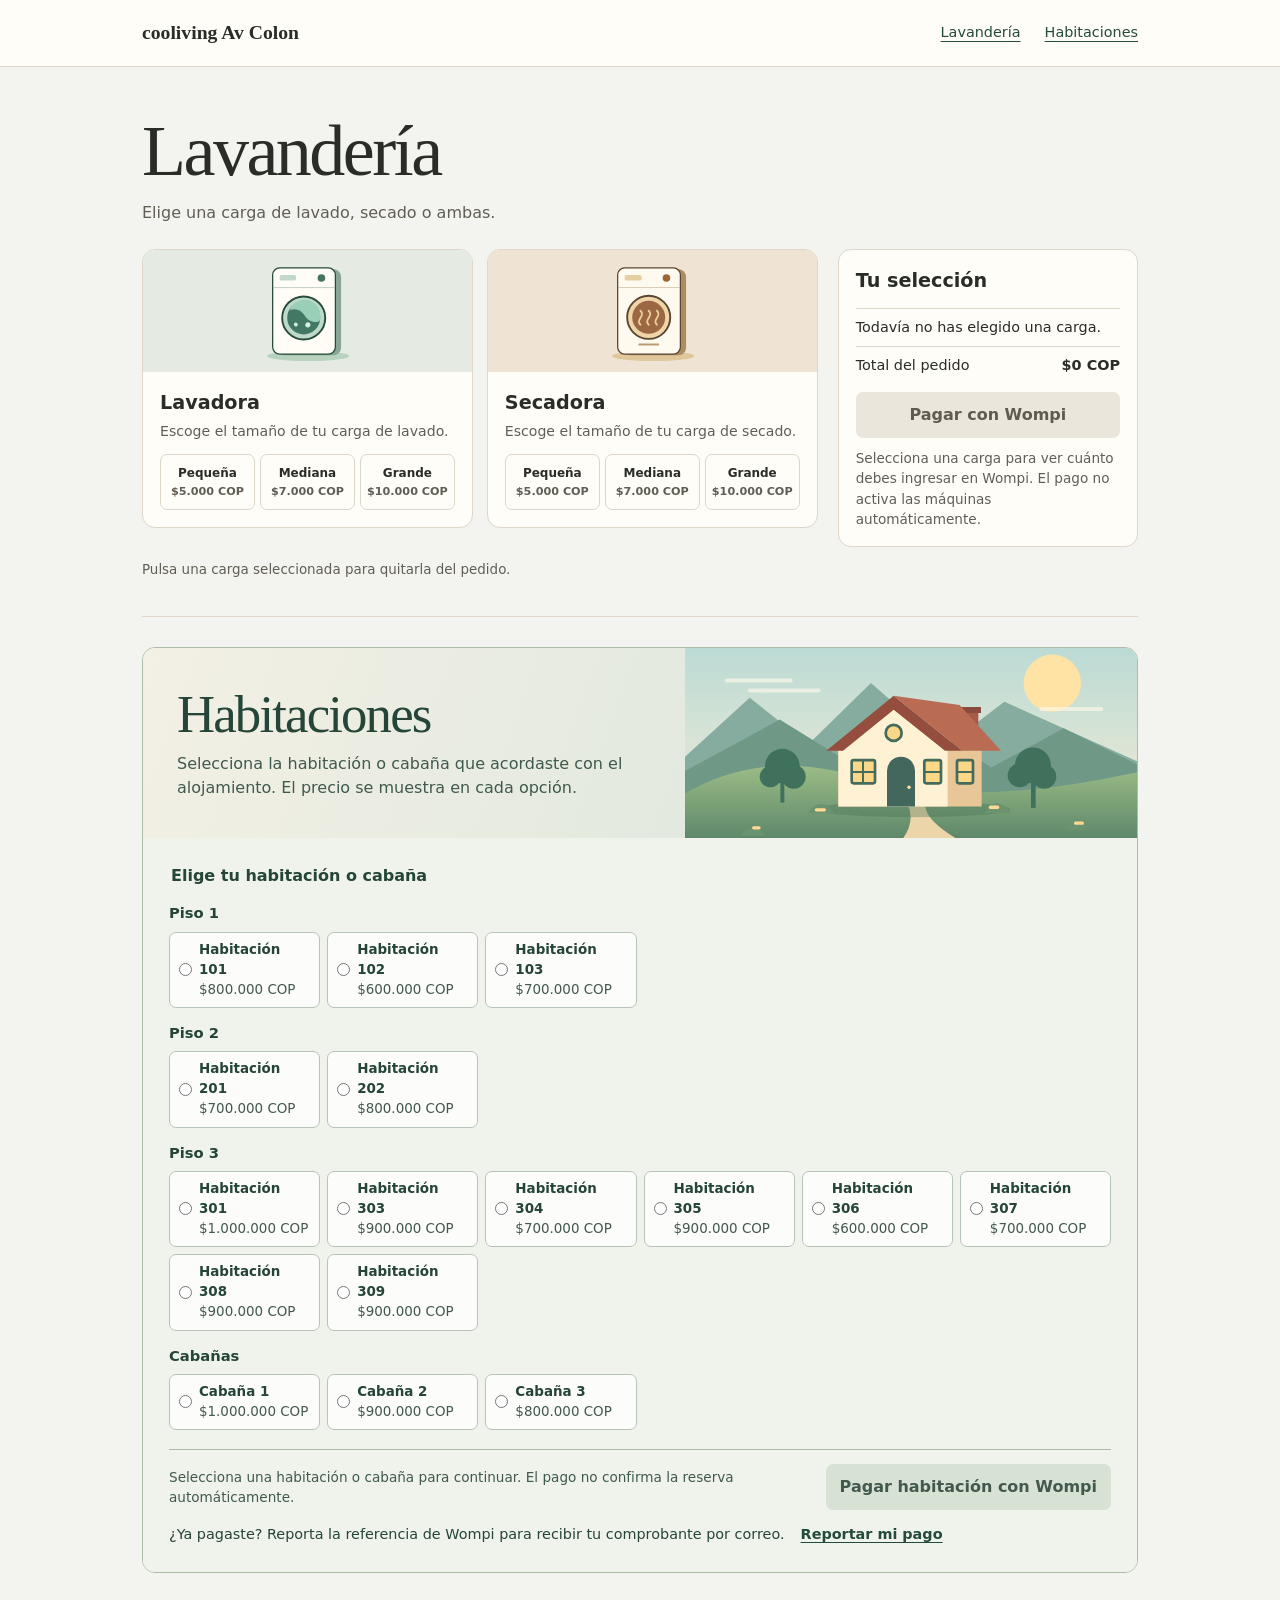
<file: cooliving-av-colon/index.html>
<!doctype html>
<html lang="es">
<head>
<meta charset="utf-8">
<meta name="viewport" content="width=device-width,initial-scale=1">
<meta name="description" content="Selecciona una carga para lavar, secar o ambos y paga con Wompi.">
<title>cooliving Av Colon</title>
<link rel="canonical" href="https://solartechsolutions.github.io/cooliving-av-colon/">
<style>
:root {
  color-scheme: light;
  font-family: system-ui, sans-serif;
  color: #292c27;
  background: #f3f4ef;
  line-height: 1.5;
  --ink: #292c27;
  --muted: #605e54;
  --green: #244b3d;
  --line: #ddd6c9;
  --paper: #fffdf8;
}
* { box-sizing: border-box; }
body, h1, h2, h3, p { margin: 0; }
header { background: var(--paper); border-bottom: 1px solid var(--line); }
.bar, main { max-width: 1100px; margin: auto; padding-inline: clamp(16px, 5vw, 52px); }
.bar { display: flex; align-items: center; justify-content: space-between; min-height: 66px; gap: 12px; }
.brand { font-family: Georgia, serif; font-weight: bold; font-size: 1.23rem; }
.bar nav { display: flex; gap: clamp(10px, 3vw, 24px); font-size: .9rem; }
.bar a { color: var(--green); text-underline-offset: 4px; }
.hero { padding: 46px 0 24px; }
h1, .rooms h2 { font-family: Georgia, serif; font-weight: 500; letter-spacing: -.035em; line-height: 1.08; }
h1 { font-size: clamp(2.65rem, 7vw, 4.5rem); margin-bottom: 10px; }
.hero p, .body p, .room-intro { color: var(--muted); }
.layout { display: grid; grid-template-columns: minmax(0, 2.25fr) minmax(240px, 1fr); align-items: start; gap: 20px; }
.machines { display: grid; grid-template-columns: repeat(2, minmax(0, 1fr)); gap: 14px; }
.card, .summary, .room-shell { border: 1px solid var(--line); background: var(--paper); border-radius: 13px; overflow: hidden; }
.art { height: 122px; display: grid; place-items: center; background: #e5ebe2; }
.dryer .art { background: #efe4d4; }
.art img { height: 114px; width: 100%; }
.body, .summary { padding: 17px; }
.body h2, .summary h2 { font-size: 1.2rem; margin-bottom: 3px; }
.body p { font-size: .88rem; margin-bottom: 12px; }
.loads { display: grid; grid-template-columns: repeat(3, minmax(0, 1fr)); gap: 5px; }
.loads button, .rate-card { border: 1px solid var(--line); border-radius: 7px; background: var(--paper); color: inherit; cursor: pointer; }
.loads button { font: inherit; font-size: .75rem; font-weight: 650; padding: 9px 1px; }
.loads small { display: block; color: var(--muted); font-size: .7rem; margin-top: 2px; }
.loads button[aria-pressed=true], .rate-card:has(input:checked) { background: #e6eee5; border-color: var(--green); }
.summary ul { list-style: none; margin: 12px 0 0; padding: 0; }
.summary li, .total { display: flex; justify-content: space-between; gap: 8px; padding: 8px 0; border-top: 1px solid var(--line); font-size: .9rem; }
.total { margin-bottom: 7px; }
.summary p, .room-checkout p { color: var(--muted); font-size: .85rem; }
.summary p { margin-top: 10px; }
.pay { display: block; padding: 11px 14px; background: var(--green); color: white; font-weight: 700; text-align: center; text-decoration: none; border-radius: 7px; }
.pay[aria-disabled=true] { background: #eae6dc; color: #605b50; cursor: default; }
a:focus-visible, button:focus-visible, .rate-card:has(input:focus-visible) { outline: 3px solid #397a61; outline-offset: 2px; }
.laundry-hint { padding: 13px 0 36px; color: var(--muted); font-size: .84rem; }
.rooms { border-top: 1px solid var(--line); padding: 30px 0 44px; }
.room-heading { display: grid; grid-template-columns: 1.2fr 1fr; align-items: center; background: #ede6d8; }
.room-heading-text { padding: clamp(18px, 4vw, 34px); }
.rooms h2 { font-size: clamp(2rem, 5.5vw, 3.3rem); margin-bottom: 9px; }
.room-art { display: block; width: 100%; height: 190px; object-fit: cover; }
.room-body { padding: clamp(14px, 3vw, 26px); }
.room-rates { border: 0; padding: 0; margin: 0; min-width: 0; }
.room-rates legend { font-weight: 700; }
.room-group { margin-top: 14px; }
.room-group h3 { margin-bottom: 7px; font-size: .92rem; color: var(--green); }
.rate-grid { display: grid; grid-template-columns: repeat(auto-fill, minmax(min(100%, 145px), 1fr)); gap: 7px; }
.rate-card { display: flex; align-items: center; gap: 7px; padding: 7px 9px; min-height: 54px; }
.rate-card input { margin: 0; flex: none; accent-color: var(--green); }
.rate-card strong, .rate-card small { display: block; font-size: .84rem; }
.rate-card small { color: var(--muted); }
.room-checkout { border-top: 1px solid var(--line); margin-top: 19px; padding-top: 14px; display: flex; align-items: center; justify-content: space-between; gap: 12px; }
.room-checkout .pay { flex-shrink: 0; }
@media (max-width: 800px) { .layout { grid-template-columns: 1fr; } }
@media (max-width: 580px) {
  .hero { padding-top: 30px; }
  .room-heading, .room-checkout { display: grid; grid-template-columns: 1fr; }
  .room-art { height: 128px; }
  .rate-grid { grid-template-columns: repeat(2, minmax(0, 1fr)); }
}
@media (max-width: 470px) { .machines { grid-template-columns: 1fr; } }
.rooms {
  --room-border: #acbca9;
  --room-ink: #254538;
  --room-card: #fcfdfb;
  color: var(--room-ink);
}
.rooms .room-shell { border-color: var(--room-border); }
.room-heading { background: linear-gradient(110deg, #f3f0e5, #d6e4d9); }
.room-intro { color: #40594d; }
.room-body { background: #eff3eb; }
.room-group h3 { color: var(--room-ink); }
.rate-card { background: var(--room-card); border-color: #b6c5b7; }
.rate-card small { color: #43594d; }
.rate-card:hover { background: #f0f5ef; border-color: #708a75; }
.rate-card:has(input:checked) { background: #dae9dc; border-color: #3e6955; }
.room-checkout { border-top-color: var(--room-border); }
.room-checkout p { color: #40594d; }
.room-checkout .pay[aria-disabled=true] { background: #d7e2d5; color: #43594d; }
.room-report { display: flex; align-items: center; flex-wrap: wrap; gap: 8px 16px; margin-top: 14px; font-size: .9rem; }
.room-report a { color: var(--green); font-weight: 700; text-underline-offset: 3px; }
</style>
</head>
<body>
<header><div class="bar"><span class="brand">cooliving Av Colon</span><nav aria-label="Servicios"><a href="#lavanderia">Lavandería</a><a href="#habitaciones">Habitaciones</a></nav></div></header>
<main>
<section class="hero" id="lavanderia"><h1>Lavandería</h1><p>Elige una carga de lavado, secado o ambas.</p></section>
<div class="layout">
<section class="machines" aria-label="Máquinas disponibles">
<article class="card">
<div class="art">
<img src="../lavanderia-cesar/assets/lavadora.svg" alt="Lavadora de carga frontal" width="260" height="180"></div>
<div class="body"><h2>Lavadora</h2><p>Escoge el tamaño de tu carga de lavado.</p><div class="loads" role="group" aria-label="Carga de lavadora">
<button type="button" data-size="Pequeña" aria-pressed="false">Pequeña</button><button type="button" data-size="Mediana" aria-pressed="false">Mediana</button><button type="button" data-size="Grande" aria-pressed="false">Grande</button>
</div></div></article>
<article class="card dryer">
<div class="art">
<img src="../lavanderia-cesar/assets/secadora.svg" alt="Secadora de carga frontal" width="260" height="180"></div>
<div class="body"><h2>Secadora</h2><p>Escoge el tamaño de tu carga de secado.</p><div class="loads" role="group" aria-label="Carga de secadora">
<button type="button" data-size="Pequeña" aria-pressed="false">Pequeña</button><button type="button" data-size="Mediana" aria-pressed="false">Mediana</button><button type="button" data-size="Grande" aria-pressed="false">Grande</button>
</div></div></article>
</section>
<aside class="summary" aria-labelledby="order"><h2 id="order">Tu selección</h2><ul id="selection" aria-live="polite"></ul><div class="total"><span>Total del pedido</span><strong id="total">$0 COP</strong></div><a class="pay" id="pay" aria-disabled="true" aria-describedby="payment-note">Pagar con Wompi</a><p id="payment-note">Selecciona una carga para ver cuánto debes ingresar en Wompi. El pago no activa las máquinas automáticamente.</p></aside>
</div>
<p class="laundry-hint">Pulsa una carga seleccionada para quitarla del pedido.</p>
<section class="rooms" id="habitaciones" aria-labelledby="rooms-title">
  <div class="room-shell">
    <div class="room-heading"><div class="room-heading-text"><h2 id="rooms-title">Habitaciones</h2><p class="room-intro">Selecciona la habitación o cabaña que acordaste con el alojamiento. El precio se muestra en cada opción.</p></div><img class="room-art" src="../lavanderia-cesar/assets/casita.svg" alt="Casita entre montañas con jardín y sendero" width="680" height="330"></div>
    <div class="room-body">
      <fieldset class="room-rates" id="room-rates">
        <legend>Elige tu habitación o cabaña</legend>
        <section class="room-group" aria-labelledby="room-group-0">
          <h3 id="room-group-0">Piso 1</h3>
          <div class="rate-grid">
            <label class="rate-card"><input type="radio" name="room-rate" value="101" data-price="800000" data-label="Habitación 101"><span><strong>Habitación 101</strong><small>$800.000 COP</small></span></label>
            <label class="rate-card"><input type="radio" name="room-rate" value="102" data-price="600000" data-label="Habitación 102"><span><strong>Habitación 102</strong><small>$600.000 COP</small></span></label>
            <label class="rate-card"><input type="radio" name="room-rate" value="103" data-price="700000" data-label="Habitación 103"><span><strong>Habitación 103</strong><small>$700.000 COP</small></span></label>
          </div>
        </section>
        <section class="room-group" aria-labelledby="room-group-1">
          <h3 id="room-group-1">Piso 2</h3>
          <div class="rate-grid">
            <label class="rate-card"><input type="radio" name="room-rate" value="201" data-price="700000" data-label="Habitación 201"><span><strong>Habitación 201</strong><small>$700.000 COP</small></span></label>
            <label class="rate-card"><input type="radio" name="room-rate" value="202" data-price="800000" data-label="Habitación 202"><span><strong>Habitación 202</strong><small>$800.000 COP</small></span></label>
          </div>
        </section>
        <section class="room-group" aria-labelledby="room-group-2">
          <h3 id="room-group-2">Piso 3</h3>
          <div class="rate-grid">
            <label class="rate-card"><input type="radio" name="room-rate" value="301" data-price="1000000" data-label="Habitación 301"><span><strong>Habitación 301</strong><small>$1.000.000 COP</small></span></label>
            <label class="rate-card"><input type="radio" name="room-rate" value="303" data-price="900000" data-label="Habitación 303"><span><strong>Habitación 303</strong><small>$900.000 COP</small></span></label>
            <label class="rate-card"><input type="radio" name="room-rate" value="304" data-price="700000" data-label="Habitación 304"><span><strong>Habitación 304</strong><small>$700.000 COP</small></span></label>
            <label class="rate-card"><input type="radio" name="room-rate" value="305" data-price="900000" data-label="Habitación 305"><span><strong>Habitación 305</strong><small>$900.000 COP</small></span></label>
            <label class="rate-card"><input type="radio" name="room-rate" value="306" data-price="600000" data-label="Habitación 306"><span><strong>Habitación 306</strong><small>$600.000 COP</small></span></label>
            <label class="rate-card"><input type="radio" name="room-rate" value="307" data-price="700000" data-label="Habitación 307"><span><strong>Habitación 307</strong><small>$700.000 COP</small></span></label>
            <label class="rate-card"><input type="radio" name="room-rate" value="308" data-price="900000" data-label="Habitación 308"><span><strong>Habitación 308</strong><small>$900.000 COP</small></span></label>
            <label class="rate-card"><input type="radio" name="room-rate" value="309" data-price="900000" data-label="Habitación 309"><span><strong>Habitación 309</strong><small>$900.000 COP</small></span></label>
          </div>
        </section>
        <section class="room-group" aria-labelledby="room-group-3">
          <h3 id="room-group-3">Cabañas</h3>
          <div class="rate-grid">
            <label class="rate-card"><input type="radio" name="room-rate" value="Cabaña 1" data-price="1000000" data-label="Cabaña 1"><span><strong>Cabaña 1</strong><small>$1.000.000 COP</small></span></label>
            <label class="rate-card"><input type="radio" name="room-rate" value="Cabaña 2" data-price="900000" data-label="Cabaña 2"><span><strong>Cabaña 2</strong><small>$900.000 COP</small></span></label>
            <label class="rate-card"><input type="radio" name="room-rate" value="Cabaña 3" data-price="800000" data-label="Cabaña 3"><span><strong>Cabaña 3</strong><small>$800.000 COP</small></span></label>
          </div>
        </section>
      </fieldset>
      <div class="room-checkout">
        <p id="room-payment-note" aria-live="polite">Selecciona una habitación o cabaña para continuar. El pago no confirma la reserva automáticamente.</p>
        <a class="pay" id="room-pay" aria-disabled="true" aria-describedby="room-payment-note">Pagar habitación con Wompi</a>
      </div>
      <p class="room-report"><span>¿Ya pagaste? Reporta la referencia de Wompi para recibir tu comprobante por correo.</span><a id="room-report" href="https://docs.google.com/forms/d/e/1FAIpQLSdqDcpOz2LxdmBHEhXGf4rXvXIFwq79kUaFlG5Zj2u48jWf3w/viewform">Reportar mi pago</a></p>
    </div>
  </div>
</section>
</main>
<script>
const checkout = "https://checkout.wompi.co/l/VPOS_xVB9TP";
const prices = { Pequeña: 5000, Mediana: 7000, Grande: 10000 };
const number = new Intl.NumberFormat("es-CO", { useGrouping: "always" });
const formatPrice = amount => "$" + number.format(amount) + " COP";
const groups = [...document.querySelectorAll(".loads")];
const summary = document.querySelector("#selection");
const pay = document.querySelector("#pay");
const total = document.querySelector("#total");
const paymentNote = document.querySelector("#payment-note");
const initialPaymentNote = paymentNote.textContent;

function renderSelection() {
  const selections = groups.flatMap(group => {
    const selected = group.querySelector('[aria-pressed="true"]');
    if (!selected) return [];
    const size = selected.dataset.size;
    const machine = group.closest(".card").querySelector("h2").textContent;
    return [{ label: machine + " · " + size, price: prices[size] }];
  });
  summary.replaceChildren(...(selections.length ? selections : [{ label: "Todavía no has elegido una carga." }]).map(({ label, price }) => {
    const item = document.createElement("li");
    const description = document.createElement("span");
    description.textContent = label;
    item.append(description);
    if (price !== undefined) {
      const amount = document.createElement("strong");
      amount.textContent = formatPrice(price);
      item.append(amount);
    }
    return item;
  }));
  total.textContent = formatPrice(selections.reduce((sum, item) => sum + item.price, 0));
  paymentNote.textContent = selections.length
    ? "Ingresa " + total.textContent + " en Wompi. El pago no activa las máquinas automáticamente."
    : initialPaymentNote;
  pay.setAttribute("aria-disabled", String(!selections.length));
  if (selections.length) pay.href = checkout;
  else pay.removeAttribute("href");
}

for (const group of groups) {
  for (const option of group.querySelectorAll("button")) {
    const amount = document.createElement("small");
    amount.textContent = formatPrice(prices[option.dataset.size]);
    option.append(amount);
  }
  group.addEventListener("click", event => {
    const button = event.target.closest("button[data-size]");
    if (!button) return;
    const wasSelected = button.getAttribute("aria-pressed") === "true";
    for (const option of group.querySelectorAll("button")) {
      option.setAttribute("aria-pressed", String(option === button && !wasSelected));
    }
    renderSelection();
  });
}
renderSelection();

const roomRates = document.querySelector("#room-rates");
const roomPay = document.querySelector("#room-pay");
const roomPaymentNote = document.querySelector("#room-payment-note");
const initialRoomNote = roomPaymentNote.textContent;
const reportLink = document.querySelector("#room-report");
const reportForm = reportLink.href;

function renderRoomPayment() {
  const selected = roomRates.querySelector("input:checked");
  const amount = Number(selected?.dataset.price ?? 0);
  const reportUrl = new URL(reportForm);
  if (selected) reportUrl.searchParams.set("entry.1338243842", selected.dataset.label);
  reportLink.href = reportUrl.href;
  roomPaymentNote.textContent = amount
    ? selected.dataset.label + " · Ingresa " + formatPrice(amount) + " en Wompi. El pago no confirma la reserva automáticamente."
    : initialRoomNote;
  roomPay.setAttribute("aria-disabled", String(!amount));
  if (amount) roomPay.href = checkout;
  else roomPay.removeAttribute("href");
}
roomRates.addEventListener("change", renderRoomPayment);
renderRoomPayment();
</script>
</body>
</html>
</file>
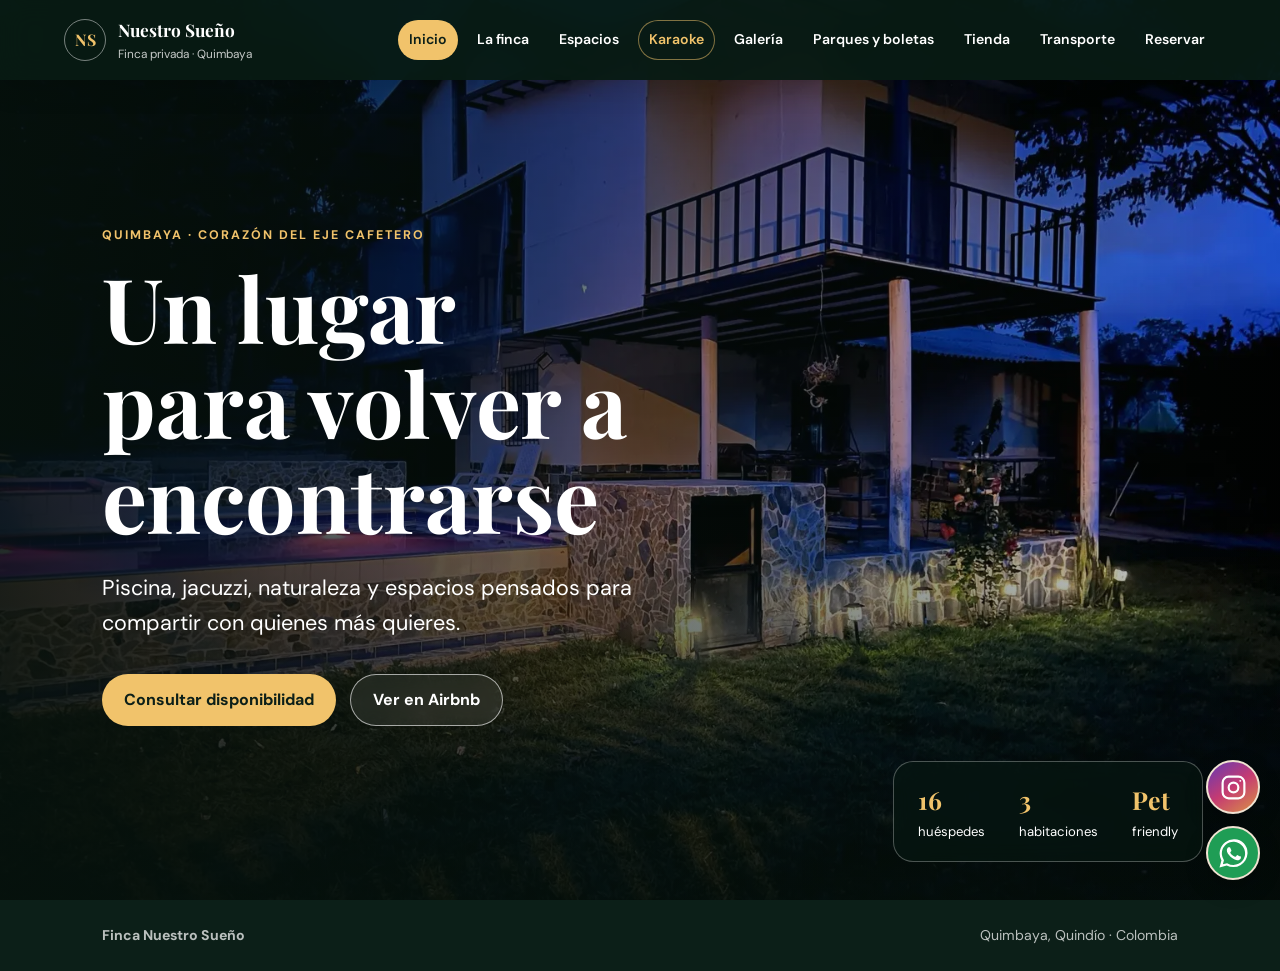
<file: finca-nuestro-sueno/index.html>
<!doctype html>
<html lang="es">
  <head>
    <meta charset="UTF-8" />
    <meta name="viewport" content="width=device-width, initial-scale=1.0" />
    <meta name="description" content="Finca Nuestro Sueño en Quimbaya, Quindío: piscina, jacuzzi, naturaleza y espacios para compartir en familia o con amigos." />
    <title>Finca Nuestro Sueño | Quimbaya, Quindío</title>
    <link rel="preconnect" href="https://fonts.googleapis.com" />
    <link rel="preconnect" href="https://fonts.gstatic.com" crossorigin />
    <link href="https://fonts.googleapis.com/css2?family=DM+Sans:wght@400;500;600;700&family=Playfair+Display:wght@600;700&display=swap" rel="stylesheet" />
    <link rel="icon" type="image/svg+xml" href="data:image/svg+xml,%3Csvg xmlns='http://www.w3.org/2000/svg' viewBox='0 0 64 64'%3E%3Crect width='64' height='64' rx='16' fill='%2318362b'/%3E%3Cpath d='M13 39c10-1 15-10 19-22 3 11 8 20 19 22-7 1-13 5-19 10-6-5-12-9-19-10Z' fill='%23f1c36b'/%3E%3C/svg%3E" />
    <link rel="stylesheet" href="./styles.css" />
  </head>
  <body class="tabbed-site">
    <header class="site-header">
      <a class="brand" href="#inicio" aria-label="Ir al inicio">
        <span class="brand-mark">NS</span>
        <span><strong>Nuestro Sueño</strong><small>Finca privada · Quimbaya</small></span>
      </a>
      <button class="nav-toggle" type="button" aria-expanded="false" aria-controls="main-nav" aria-label="Abrir menú">
        <span></span><span></span><span></span>
      </button>
      <nav id="main-nav" aria-label="Navegación principal">
        <a href="#inicio" data-tab="inicio" aria-current="page">Inicio</a>
        <a href="#finca" data-tab="finca">La finca</a>
        <a href="#espacios" data-tab="espacios">Espacios</a>
        <a class="nav-karaoke" href="#karaoke" data-tab="karaoke">Karaoke</a>
        <a href="#galeria" data-tab="galeria">Galería</a>
        <a href="#parques" data-tab="parques">Parques y boletas</a>
        <a href="#tienda" data-tab="tienda">Tienda</a>
        <a href="#transporte" data-tab="transporte">Transporte</a>
        <a href="#reservar" data-tab="reservar">Reservar</a>
      </nav>
      <a class="header-cta" href="#reservar" data-tab="reservar">Consultar disponibilidad</a>
    </header>

    <main>
      <section class="hero active-page" id="inicio" data-page="inicio">
        <img src="./assets/portada-noche.webp" alt="Finca Nuestro Sueño iluminada junto a la piscina durante el atardecer" />
        <div class="hero-shade"></div>
        <div class="hero-content">
          <p class="eyebrow">Quimbaya · Corazón del Eje Cafetero</p>
          <h1>Un lugar para volver a encontrarse</h1>
          <p class="hero-copy">Piscina, jacuzzi, naturaleza y espacios pensados para compartir con quienes más quieres.</p>
          <div class="hero-actions">
            <a class="button primary" href="#reservar" data-tab="reservar">Consultar disponibilidad</a>
            <a class="button secondary" href="https://www.airbnb.com.co/rooms/1234184759794514592" target="_blank" rel="noopener">Ver en Airbnb</a>
          </div>
        </div>
        <div class="hero-facts" aria-label="Características principales">
          <span><strong>16</strong> huéspedes</span>
          <span><strong>3</strong> habitaciones</span>
          <span><strong>Pet</strong> friendly</span>
        </div>
      </section>

      <section class="intro" id="finca" data-page="finca">
        <div class="intro-copy">
          <p class="eyebrow dark">Tu casa en el Quindío</p>
          <h2>Descanso, diversión y naturaleza en un solo lugar</h2>
          <p>Nuestro Sueño es una finca privada para disfrutar en familia o con amigos. Cuenta con tres habitaciones, cocina totalmente equipada, comedor, sala y espacios al aire libre rodeados de verde.</p>
          <ul class="feature-list">
            <li>Piscina y jacuzzi</li>
            <li>Mesa de ping-pong</li>
            <li>Noches de cine y karaoke</li>
            <li>Balcón con vista a la finca</li>
            <li>Cocina totalmente equipada</li>
            <li>Mascotas bienvenidas</li>
          </ul>
        </div>
        <figure class="intro-image">
          <img src="./assets/finca-jardin.webp" alt="Casa, jardín y trampolín de Finca Nuestro Sueño durante el día" />
          <figcaption>Una finca privada rodeada de naturaleza</figcaption>
        </figure>
      </section>

      <section class="karaoke-feature section-shell" data-page="finca" aria-labelledby="karaoke-feature-title">
        <div class="karaoke-feature-inner">
          <figure class="karaoke-feature-photo">
            <img src="./assets/noche-karaoke.webp" alt="Ilustración de una noche de karaoke con amigos" loading="lazy" />
            <figcaption>Imagen ilustrativa</figcaption>
          </figure>
          <div class="karaoke-feature-copy">
            <p class="eyebrow">Una noche para cantar juntos</p>
            <h2 id="karaoke-feature-title">El micrófono es suyo</h2>
            <p>Armen su noche de karaoke en Nuestro Sueño. Nosotros ponemos el equipo y el proyector; ustedes eligen las canciones.</p>
            <a class="button gold" href="#karaoke" data-tab="karaoke">Descubrir el karaoke <span aria-hidden="true">↗</span></a>
          </div>
        </div>
      </section>

      <section class="rooms spaces section-shell" id="espacios" data-page="espacios">
        <div class="section-heading">
          <div>
            <p class="eyebrow dark">Recorre Nuestro Sueño</p>
            <h2>Cada espacio, una forma de disfrutar</h2>
          </div>
          <p>Conoce todos los rincones de la finca: desde sus habitaciones y espacios para compartir hasta la piscina, el jacuzzi y el jardín. Una casa privada para recibir hasta 16 huéspedes.</p>
        </div>
        <div class="spaces-index"><a href="#zona-descanso">Descanso</a><a href="#zona-interiores">Dentro de la casa</a><a href="#zona-exteriores">Al aire libre y diversión</a></div>
        <div class="space-group-heading" id="zona-descanso"><p class="eyebrow dark">01 · Descanso</p><h3>Habitaciones y espacios para dormir</h3><p>Tres habitaciones y una cama adicional bajo la escalera.</p></div>
        <div class="room-grid">
          <article class="room-card featured-room">
            <img src="./assets/IMG_0436.webp" alt="Habitación con cama doble en Finca Nuestro Sueño" loading="lazy" />
            <div><span>Habitación 1</span><h3>Cama y baño privado</h3><p>Un espacio tranquilo con una cama y baño exclusivo.</p></div>
          </article>
          <article class="room-card">
            <img src="./assets/IMG_0449.webp" alt="Habitación familiar con varias camas y decoración de mariposas" loading="lazy" />
            <div><span>Habitación 2 · Planta alta</span><h3>Habitación familiar con balcón</h3><p>Dos camas, un nicho adicional y balcón con vista a toda la casa.</p></div>
          </article>
          <article class="room-card">
            <img src="./assets/habitacion-luna.webp" alt="Habitación azul con decoración de luna y estrellas" loading="lazy" />
            <div><span>Habitación 3</span><h3>Ambiente acogedor</h3><p>Una habitación con cama y un ambiente especial para descansar.</p></div>
          </article>
        </div>
        <p class="room-note">Además, hay una cama adicional ubicada bajo la escalera y un baño social junto a la sala.</p>
        <div class="space-group-heading" id="zona-interiores"><p class="eyebrow dark">02 · Dentro de la casa</p><h3>Lo cotidiano también se disfruta</h3><p>Espacios para cocinar, comer juntos y conversar sin afán.</p></div>
        <div class="space-grid">
          <article class="room-card"><img src="./assets/IMG_6658.webp" alt="Sala de Finca Nuestro Sueño" loading="lazy" /><div><span>Encuentros</span><h3>Sala</h3><p>Un espacio común para conversar y compartir durante la estadía.</p></div></article>
          <article class="room-card"><img src="./assets/IMG_0443.webp" alt="Cocina de la finca" loading="lazy" /><div><span>Como en casa</span><h3>Cocina equipada</h3><p>Cocina totalmente equipada para preparar tus comidas durante la visita.</p></div></article>
          <article class="room-card"><img src="./assets/IMG_0445.webp" alt="Comedor de la finca" loading="lazy" /><div><span>Alrededor de la mesa</span><h3>Comedor</h3><p>El lugar para disfrutar las comidas y reunir al grupo.</p></div></article>
          <article class="room-card"><img src="./assets/IMG_0441.webp" alt="Uno de los baños de la finca" loading="lazy" /><div><span>Comodidad</span><h3>Baños</h3><p>La habitación 1 tiene baño privado; además, hay un baño social junto a la sala.</p></div></article>
        </div>
        <div class="space-group-heading" id="zona-exteriores"><p class="eyebrow dark">03 · Aire libre y diversión</p><h3>Rincones para disfrutar el día</h3><p>Agua, naturaleza y entretenimiento sin salir de la finca.</p></div>
        <div class="space-grid">
          <article class="room-card"><img src="./assets/IMG_6463.webp" alt="Piscina y jacuzzi de la finca durante el día" loading="lazy" /><div><span>Zona húmeda</span><h3>Piscina y jacuzzi</h3><p>Disfruta la zona húmeda rodeada de naturaleza. Avisa al contacto de la finca antes de utilizarla.</p></div></article>
          <article class="room-card"><img src="./assets/ping-pong.webp" alt="Mesa de ping-pong en la zona cubierta" loading="lazy" /><div><span>En grupo</span><h3>Ping-pong</h3><p>Una mesa en la zona cubierta para jugar y compartir con familia o amigos.</p></div></article>
          <article class="room-card"><img src="./assets/finca-jardin.webp" alt="Jardín y zonas verdes de Nuestro Sueño" loading="lazy" /><div><span>Naturaleza</span><h3>Jardín y zonas verdes</h3><p>Espacios al aire libre para disfrutar el paisaje y el ambiente de la finca.</p></div></article>
          <article class="room-card"><img src="./assets/balcon-atardecer.webp" alt="Balcón en la planta alta" loading="lazy" /><div><span>Vista a la finca</span><h3>Balcón</h3><p>La habitación familiar de la planta alta cuenta con un balcón con vista a la casa y sus alrededores.</p></div></article>
          <article class="room-card"><img src="./assets/IMG_6451.webp" alt="Zona cubierta y parqueadero de la finca" loading="lazy" /><div><span>Tu llegada</span><h3>Parqueadero</h3><p>Una zona destinada a estacionar durante tu visita. Utilízala de forma responsable.</p></div></article>
          <article class="cinema-card"><span class="eyebrow">Después del atardecer</span><h3>Noches de cine y karaoke</h3><p>Disfruten de una película o armen su propia noche de karaoke. Tenemos todos los equipos necesarios y, con el proyector, pueden poner la letra de sus canciones favoritas en la pared que elijan. ¡Una noche inolvidable para cantar con familia o amigos!</p><a class="button gold" href="#karaoke" data-tab="karaoke">Ver noches de karaoke</a></article>
        </div>
      </section>

      <section class="experiences" id="experiencias" data-page="finca">
        <div class="experience-photo">
          <img src="./assets/IMG_7129.webp" alt="Piscina y jacuzzi iluminados durante la noche" loading="lazy" />
        </div>
        <div class="experience-copy">
          <p class="eyebrow">Mucho más que hospedaje</p>
          <h2>Días para disfrutar. Noches para recordar.</h2>
          <div class="experience-items">
            <article><strong>01</strong><div><h3>Piscina y jacuzzi</h3><p>Disfruta la zona húmeda rodeada de naturaleza, de día o bajo las luces nocturnas.</p></div></article>
            <article><strong>02</strong><div><h3>Ping-pong y diversión</h3><p>Un espacio para competir, reír y compartir en grupo.</p></div></article>
            <article><strong>03</strong><div><h3>Noches de cine y karaoke</h3><p>Vean una película o canten juntos. La finca cuenta con todos los equipos de karaoke y un proyector para mostrar las letras en la pared que prefieran.</p><a class="experience-karaoke-link" href="#karaoke" data-tab="karaoke">Ver noches de karaoke ↗</a></div></article>
          </div>
        </div>
      </section>

      <section class="karaoke section-shell" id="karaoke" data-page="karaoke" aria-labelledby="karaoke-title">
        <div class="karaoke-heading">
          <p class="eyebrow">Después del atardecer · Nuestro Sueño</p>
          <h2 id="karaoke-title">Noches de karaoke</h2>
          <p>Elijan su canción favorita, tomen el micrófono y canten juntos. Tenemos todos los equipos necesarios para armar una noche inolvidable en la finca.</p>
        </div>
        <figure class="karaoke-photo">
          <img src="./assets/noche-karaoke.webp" alt="Ilustración de un grupo cantando karaoke con las letras proyectadas en la pared" loading="lazy" />
          <figcaption>Imagen ilustrativa de la experiencia</figcaption>
        </figure>
        <div class="karaoke-details">
          <article><span>01</span><h3>Equipo listo para cantar</h3><p>Contamos con los equipos necesarios para disfrutar del karaoke en familia o con amigos.</p></article>
          <article><span>02</span><h3>Las letras en la pared</h3><p>Usen el proyector para ver las letras de sus canciones en la pared que elijan y cantar todos juntos.</p></article>
          <article><span>03</span><h3>Una noche a su ritmo</h3><p>Pasen el micrófono, armen un dúo o terminen el día con una película.</p></article>
        </div>
        <div class="karaoke-actions"><a class="button gold" href="#reservar" data-tab="reservar">Consultar disponibilidad</a><a class="button secondary" href="#finca" data-tab="finca">Volver a La finca</a></div>
      </section>

      <section class="gallery section-shell" id="galeria" data-page="galeria">
        <div class="section-heading gallery-heading">
          <div><p class="eyebrow dark">Conoce Nuestro Sueño</p><h2>Un vistazo a tu próxima escapada</h2></div>
          <p>Explora los espacios interiores, las zonas verdes y los rincones pensados para disfrutar en grupo.</p>
        </div>
        <div class="gallery-filters" aria-label="Filtrar fotografías">
          <button type="button" data-filter="all" aria-pressed="true">Todas</button>
          <button type="button" data-filter="exteriores" aria-pressed="false">Casa y naturaleza</button>
          <button type="button" data-filter="piscina" aria-pressed="false">Piscina y jacuzzi</button>
          <button type="button" data-filter="interiores" aria-pressed="false">Interiores</button>
          <button type="button" data-filter="actividades" aria-pressed="false">Diversión</button>
        </div>
        <p class="gallery-hint">Toca una fotografía para verla en detalle.</p>
        <div class="gallery-grid curated-gallery">
          <button class="gallery-photo" type="button" data-category="exteriores" aria-label="Ampliar: La casa y el jardín durante el día"><img src="./assets/finca-jardin.webp" alt="La casa y el jardín durante el día" loading="lazy" /><span>La casa y el jardín durante el día</span></button>
          <button class="gallery-photo" type="button" data-category="piscina" aria-label="Ampliar: Piscina iluminada al atardecer"><img src="./assets/piscina-atardecer.webp" alt="Piscina iluminada al atardecer" loading="lazy" /><span>Piscina iluminada al atardecer</span></button>
          <button class="gallery-photo" type="button" data-category="exteriores" aria-label="Ampliar: Nuestro Sueño al caer la tarde"><img src="./assets/fachada-atardecer.webp" alt="Nuestro Sueño al caer la tarde" loading="lazy" /><span>Nuestro Sueño al caer la tarde</span></button>
          <button class="gallery-photo" type="button" data-category="exteriores" aria-label="Ampliar: Balcón y fachada con iluminación cálida"><img src="./assets/balcon-atardecer.webp" alt="Balcón y fachada con iluminación cálida" loading="lazy" /><span>Balcón y fachada con iluminación cálida</span></button>
          <button class="gallery-photo" type="button" data-category="exteriores" aria-label="Ampliar: Detalles del jardín"><img src="./assets/letreros-jardin.webp" alt="Detalles del jardín" loading="lazy" /><span>Detalles del jardín</span></button>
          <button class="gallery-photo" type="button" data-category="exteriores" aria-label="Ampliar: Naturaleza que rodea la finca"><img src="./assets/arboles.webp" alt="Naturaleza que rodea la finca" loading="lazy" /><span>Naturaleza que rodea la finca</span></button>
          <button class="gallery-photo" type="button" data-category="piscina" aria-label="Ampliar: Jacuzzi y piscina de noche"><img src="./assets/jacuzzi-noche.webp" alt="Jacuzzi y piscina de noche" loading="lazy" /><span>Jacuzzi y piscina de noche</span></button>
          <button class="gallery-photo" type="button" data-category="piscina" aria-label="Ampliar: Piscina y paisaje natural durante el día"><img src="./assets/IMG_6463.webp" alt="Piscina y paisaje natural durante el día" loading="lazy" /><span>Piscina y paisaje natural durante el día</span></button>
          <button class="gallery-photo" type="button" data-category="actividades" aria-label="Ampliar: Mesa de ping-pong en la zona cubierta"><img src="./assets/ping-pong.webp" alt="Mesa de ping-pong en la zona cubierta" loading="lazy" /><span>Mesa de ping-pong en la zona cubierta</span></button>
          <button class="gallery-photo" type="button" data-category="actividades" aria-label="Ampliar: Espacio para compartir y jugar"><img src="./assets/IMG_7275.webp" alt="Espacio para compartir y jugar" loading="lazy" /><span>Espacio para compartir y jugar</span></button>
          <button class="gallery-photo" type="button" data-category="interiores" aria-label="Ampliar: Habitación con decoración de luna y estrellas"><img src="./assets/habitacion-luna.webp" alt="Habitación con decoración de luna y estrellas" loading="lazy" /><span>Habitación con decoración de luna y estrellas</span></button>
          <button class="gallery-photo" type="button" data-category="interiores" aria-label="Ampliar: Habitación con cama y baño privado"><img src="./assets/IMG_0436.webp" alt="Habitación con cama y baño privado" loading="lazy" /><span>Habitación con cama y baño privado</span></button>
          <button class="gallery-photo" type="button" data-category="interiores" aria-label="Ampliar: Habitación familiar"><img src="./assets/IMG_0449.webp" alt="Habitación familiar" loading="lazy" /><span>Habitación familiar</span></button>
          <button class="gallery-photo" type="button" data-category="interiores" aria-label="Ampliar: Sala de la finca"><img src="./assets/IMG_6658.webp" alt="Sala de la finca" loading="lazy" /><span>Sala de la finca</span></button>
          <button class="gallery-photo" type="button" data-category="interiores" aria-label="Ampliar: Comedor para compartir"><img src="./assets/IMG_0445.webp" alt="Comedor para compartir" loading="lazy" /><span>Comedor para compartir</span></button>
          <button class="gallery-photo" type="button" data-category="interiores" aria-label="Ampliar: Cocina totalmente equipada"><img src="./assets/IMG_0443.webp" alt="Cocina totalmente equipada" loading="lazy" /><span>Cocina totalmente equipada</span></button>
          <button class="gallery-photo" type="button" data-category="interiores" aria-label="Ampliar: Baño con ducha"><img src="./assets/IMG_0441.webp" alt="Baño con ducha" loading="lazy" /><span>Baño con ducha</span></button>
          <button class="gallery-photo" type="button" data-category="exteriores" aria-label="Ampliar: Zona cubierta y parqueadero"><img src="./assets/IMG_6451.webp" alt="Zona cubierta y parqueadero" loading="lazy" /><span>Zona cubierta y parqueadero</span></button>
        </div>

      </section>

      <section class="location" id="ubicacion" data-page="finca">
        <div class="location-panel">
          <p class="eyebrow dark">Ubicación privilegiada</p>
          <h2>En Quimbaya, cerca de lo mejor del Eje Cafetero</h2>
          <p>Una base tranquila para conocer PANACA, el Parque del Café, Filandia, Salento y otros destinos del Quindío.</p>
          <a class="button map-button" href="https://maps.app.goo.gl/s5jWgR7J7o9FWoCL9" target="_blank" rel="noopener">Abrir ubicación en Google Maps</a>
        </div>
        <div class="location-visual" aria-hidden="true"><span>Quimbaya</span><small>Quindío · Colombia</small></div>
      </section>

      <section class="shop section-shell" id="tienda" data-page="tienda">
        <div class="shop-heading">
          <div>
            <p class="eyebrow dark">Tienda Nuestro Sueño</p>
            <h2>Lleva contigo un pedacito del Quindío</h2>
          </div>
          <p>Elige tus productos y cantidades. Antes de realizar cualquier pago, confirmamos existencias y coordinamos tu compra directamente por WhatsApp.</p>
        </div>

        <div class="shop-layout">
          <div class="product-grid">
            <article class="product-card" data-product="pocillos" data-price="20000" data-label="Pocillo Nuestro Sueño">
              <div class="product-image-wrap">
                <img src="./assets/pocillos-nuestro-sueno.webp" alt="Pocillos personalizados de Finca Nuestro Sueño con paisajes del Quindío" loading="lazy" />
                <span class="product-badge">Recuerdo de la finca</span>
              </div>
              <div class="product-info">
                <p class="product-kicker">Artesanía con identidad</p>
                <h3>Pocillo Nuestro Sueño</h3>
                <p class="product-description">Un recuerdo especial inspirado en los paisajes, el café y la naturaleza del Quindío.</p>
                <div class="product-buy-row">
                  <p class="product-price"><strong>$20.000</strong><span>COP · unidad</span></p>
                  <div class="quantity-control" aria-label="Cantidad de pocillos">
                    <button type="button" class="quantity-button" data-action="decrease" aria-label="Quitar un pocillo">−</button>
                    <input class="quantity-input" type="number" min="0" max="20" step="1" value="0" inputmode="numeric" aria-label="Cantidad de pocillos" />
                    <button type="button" class="quantity-button" data-action="increase" aria-label="Agregar un pocillo">+</button>
                  </div>
                </div>
              </div>
            </article>

            <article class="product-card" data-product="cafe" data-price="25000" data-label="Café Nuestro Sueño de 250 g">
              <div class="product-image-wrap">
                <img class="coffee-main-photo" src="./assets/cafe-frente.webp" alt="Empaque real de Café Nuestro Sueño en presentación de 250 gramos" loading="lazy" />
                <span class="product-badge">Café de origen</span>
              </div>
              <div class="product-info">
                <p class="product-kicker">Aroma del Quindío</p>
                <h3>Café Nuestro Sueño</h3>
                <p class="product-description">Café tostado y molido de 250 g. Según su empaque: 100 % arábica, tueste medio y proceso lavado.</p>
                <div class="coffee-views" aria-label="Vistas del café">
                  <button type="button" data-coffee-view="cafe-frente" aria-pressed="true" aria-label="Ver frente del café"><img src="./assets/cafe-frente.webp" alt="Frente" loading="lazy" /></button>
                  <button type="button" data-coffee-view="cafe-reverso" aria-pressed="false" aria-label="Ver reverso del café"><img src="./assets/cafe-reverso.webp" alt="Reverso" loading="lazy" /></button>
                  <button type="button" data-coffee-view="cafe-detalle" aria-pressed="false" aria-label="Ver otra foto del café"><img src="./assets/cafe-detalle.webp" alt="Otra vista" loading="lazy" /></button>
                </div>
                <div class="product-buy-row">
                  <p class="product-price"><strong>$25.000</strong><span>COP · 250 g</span></p>
                  <div class="quantity-control" aria-label="Cantidad de cafés">
                    <button type="button" class="quantity-button" data-action="decrease" aria-label="Quitar un café">−</button>
                    <input class="quantity-input" type="number" min="0" max="20" step="1" value="0" inputmode="numeric" aria-label="Cantidad de cafés" />
                    <button type="button" class="quantity-button" data-action="increase" aria-label="Agregar un café">+</button>
                  </div>
                </div>
              </div>
            </article>
          </div>

          <aside class="order-summary" aria-live="polite">
            <p class="eyebrow">Tu pedido</p>
            <h3>Resumen de compra</h3>
            <div class="order-lines" id="order-lines">
              <p class="empty-order">Aún no has agregado productos.</p>
            </div>
            <div class="order-total"><span>Total estimado</span><strong id="order-total">$0 COP</strong></div>
            <button class="button order-button" id="send-order" type="button" disabled>Solicitar por WhatsApp</button>
            <p class="stock-note"><strong>Compra sin riesgo:</strong> no realizas pagos en esta página. Primero confirmamos la existencia y luego coordinamos contigo el pago y la entrega.</p>
          </aside>
        </div>
      </section>

      <section class="parks section-shell" id="parques" data-page="parques">
        <div class="section-heading"><div><p class="eyebrow dark">Explora el Quindío</p><h2>Parques, boletas y planes para recordar</h2></div><p>Consigue tus boletas con Nuestro Sueño. Te ayudamos a elegir el parque, el pasaporte y la fecha; escribe para recibir asesoría y confirmar tu compra.</p></div>
        <p class="ticket-price-notice"><strong>Precios por persona en COP, de referencia.</strong> Fuentes consultadas el 12 de octubre de 2026. Pueden variar según fecha, edad, estatura y promociones. Quimbayas y Venga Pues usan referencias públicas de venta pendientes de confirmar con el parque. Nuestro Sueño confirma el valor final, disponibilidad e inclusiones por WhatsApp antes del pago.</p>
        <div class="park-grid">
          <article class="park-card">
            <div class="park-cover"><span aria-hidden="true">🎢</span><small>Montenegro · Pueblo Tapao</small></div>
            <div class="park-info"><h3>Parque del Café</h3><p>Atracciones mecánicas y experiencias culturales alrededor del café.</p>
              <dl class="park-prices"><div><dt>Múltiple</dt><dd>$99.000 COP</dd></div><div><dt>Junior</dt><dd>$69.000 COP</dd></div><div><dt>Senior</dt><dd>$69.000 COP</dd></div></dl>
              <p class="park-condition">Múltiple: desde 125 cm y menores de 70 años. Junior: 90–124 cm. Senior: desde 70 años. Tarifas regulares; la web oficial ofrece descuentos online anticipados.</p>
              <a class="park-source" href="https://parquedelcafe.co/pasaportes-y-tarifas/" target="_blank" rel="noopener">Fuente oficial ↗</a>
              <button class="button park-request" type="button" data-park="cafe">Consultar boletas</button>
            </div>
          </article>
          <article class="park-card">
            <div class="park-cover"><span aria-hidden="true">🐴</span><small>Quimbaya</small></div>
            <div class="park-info"><h3>PANACA</h3><p>Estaciones del campo, interacción con animales y presentaciones para disfrutar en familia.</p>
              <dl class="park-prices"><div><dt>Pasaporte PANACA · adulto</dt><dd>$120.000 COP</dd></div><div><dt>Pasaporte PANACA · niño</dt><dd>$85.000 COP</dd></div></dl>
              <p class="park-condition">Plan de un día. Las experiencias de aventura se pagan aparte. Pregúntanos por Campo o Travesía y por la tarifa infantil aplicable.</p>
              <a class="park-source" href="https://panaca.co/pages/tarifas" target="_blank" rel="noopener">Fuente oficial ↗</a>
              <button class="button park-request" type="button" data-park="panaca">Consultar boletas</button>
            </div>
          </article>
          <article class="park-card">
            <div class="park-cover"><span aria-hidden="true">☕</span><small>Vía Montenegro–Quimbaya</small></div>
            <div class="park-info"><h3>Parque Los Arrieros</h3><p>Tradición arriera, presentaciones artísticas y actividades interactivas.</p>
              <dl class="park-prices"><div><dt>Pasaporte adulto</dt><dd>$69.000 COP</dd></div><div><dt>Pasaporte niño · regular</dt><dd>$49.000 COP</dd></div></dl>
              <p class="park-condition">Pasaporte infantil para 90–120 cm. Hay promociones web que deben confirmarse para la fecha de visita.</p>
              <a class="park-source" href="https://parquelosarrieros.com/producto/pasaporte-arriero-adulto/" target="_blank" rel="noopener">Fuente oficial ↗</a>
              <button class="button park-request" type="button" data-park="arrieros">Consultar boletas</button>
            </div>
          </article>
          <article class="park-card">
            <div class="park-cover"><span aria-hidden="true">🌿</span><small>Quimbaya · Vereda La Unión</small></div>
            <div class="park-info"><h3>Parque Temático Quimbayas</h3><p>Un pasadía con piscina, granja y espacios para compartir.</p>
              <dl class="park-prices"><div><dt>Pasadía · desde 5 años</dt><dd>$60.000 COP</dd></div></dl>
              <p class="park-condition">Referencia publicada por Triviantes; no verificada directamente en la tarifa del operador. Menores de 5 años sin costo según ese portal. Confirma inclusiones y programación.</p>
              <a class="park-source" href="https://www.parquequimbayas.triviantes.com/" target="_blank" rel="noopener">Referencia pública · Triviantes ↗</a>
              <button class="button park-request" type="button" data-park="quimbayas">Consultar boletas</button>
            </div>
          </article>
          <article class="park-card">
            <div class="park-cover"><span aria-hidden="true">🌄</span><small>Quimbaya · Vía Trocaderos</small></div>
            <div class="park-info"><h3>Venga Pues Mirador</h3><p>Mirador, tobogán y actividades de aventura con vistas al paisaje cafetero.</p>
              <dl class="park-prices"><div><dt>Pasaporte todo incluido</dt><dd>$75.000 COP</dd></div></dl>
              <p class="park-condition">Referencia publicada por Pasea; incluye almuerzo y actividades según el plan. Valor e inclusiones pendientes de confirmar con el operador.</p>
              <a class="park-source" href="https://www.pasea.co/Experiencias/VengaPues" target="_blank" rel="noopener">Referencia pública · Pasea ↗</a>
              <button class="button park-request" type="button" data-park="vengapues">Consultar boletas</button>
            </div>
          </article>
          <article class="park-card">
            <div class="park-cover"><span aria-hidden="true">🧩</span><small>Vía Quimbaya · Morelia Alta</small></div>
            <div class="park-info"><h3>Laberinto Mil Caminos</h3><p>Un recorrido autoguiado por un laberinto vegetal para explorar en grupo.</p>
              <dl class="park-prices"><div><dt>Entrada individual · regular</dt><dd>$44.000 COP</dd></div></dl>
              <p class="park-condition">La tienda oficial publica $39.600 en compra online con descuento. Confirmamos contigo la tarifa y las condiciones para niños.</p>
              <a class="park-source" href="https://ventas.laberintomilcaminos.com/" target="_blank" rel="noopener">Tienda oficial ↗</a>
              <button class="button park-request" type="button" data-park="milcaminos">Consultar boletas</button>
            </div>
          </article>
        </div>
        <div class="ticket-consultation" id="solicitar-boletas">
          <div><p class="eyebrow dark">Planeamos contigo</p><h2>¿Qué parque quieres conocer?</h2><p>Envíanos tu fecha y el número de visitantes. También puedes pedir orientación si todavía no has elegido.</p><a class="button map-button" href="#transporte" data-tab="transporte">También necesito transporte</a></div>
          <form class="booking-form" id="tickets-form">
            <label>Nombre<input id="ticket-name" type="text" autocomplete="name" required placeholder="¿Cómo te llamas?" /></label>
            <label>Parque<select id="ticket-park" required><option value="">Selecciona un parque</option><option value="cafe">Parque del Café</option><option value="panaca">PANACA</option><option value="arrieros">Parque Los Arrieros</option><option value="quimbayas">Parque Temático Quimbayas</option><option value="vengapues">Venga Pues Mirador</option><option value="milcaminos">Laberinto Mil Caminos</option><option value="asesoria">Necesito asesoría para elegir</option></select></label>
            <label>Fecha de visita<input id="ticket-date" type="date" required /></label>
            <div class="form-row"><label>Adultos<input id="ticket-adults" type="number" min="0" max="100" value="1" required /></label><label>Niños<input id="ticket-children" type="number" min="0" max="100" value="0" required /></label></div>
            <label>Pasaporte y detalles<textarea id="ticket-note" rows="3" placeholder="Tipo de pasaporte, edades y estaturas de los niños, dudas u otros detalles"></textarea></label>
            <button class="button submit-button" type="submit">Solicitar boletas o asesoría por WhatsApp</button>
            <p class="privacy-note">Se abre un mensaje para el 321 846 0307. No se realizan pagos ni se emiten boletas en esta página.</p>
          </form>
        </div>
      </section>

      <section class="transport section-shell" id="transporte" data-page="transporte">
        <div class="transport-intro">
          <p class="eyebrow dark">Muévete con tranquilidad</p>
          <h2>Transporte desde la finca hacia tu próximo destino</h2>
          <p>Si no cuentas con vehículo o quieres visitar los parques y atractivos del Eje Cafetero, envíanos tu recorrido y la hora deseada. Te ayudaremos a coordinar el transporte.</p>

          <div class="route-visual" aria-hidden="true">
            <span class="route-point"></span>
            <span class="route-line"></span>
            <span class="route-point"></span>
            <div><strong>Tu ubicación</strong><small>Recogida</small></div>
            <div><strong>Tu destino</strong><small>Parque, pueblo o aeropuerto</small></div>
          </div>

          <ul class="transport-notes">
            <li>Recogida en la finca o en otra ubicación</li>
            <li>Traslados a parques y destinos turísticos</li>
            <li>Disponibilidad y valor confirmados por WhatsApp</li>
          </ul>
        </div>

        <form class="transport-form" id="transport-form">
          <div class="form-heading">
            <span>Solicitud de transporte</span>
            <h3>Cuéntanos tu recorrido</h3>
          </div>
          <label>Nombre completo<input id="transport-name" type="text" autocomplete="name" required placeholder="¿Cómo te llamas?" /></label>
          <label>Lugar de recogida<input id="pickup-place" type="text" required placeholder="Ej.: Finca Nuestro Sueño" /></label>
          <label>Destino<input id="transport-destination" type="text" required placeholder="Ej.: Parque del Café" /></label>
          <div class="form-row">
            <label>Fecha del viaje<input id="transport-date" type="date" required /></label>
            <label>Hora deseada<input id="transport-time" type="time" required /></label>
          </div>
          <label>Número de pasajeros<input id="transport-passengers" type="number" min="1" max="16" required placeholder="1–16" /></label>
          <label>Información adicional<textarea id="transport-note" rows="3" placeholder="Equipaje, regreso, paradas u otro detalle"></textarea></label>
          <button class="button transport-button" type="submit">Solicitar transporte por WhatsApp</button>
          <p class="privacy-note">Esta solicitud no genera cobros ni confirma automáticamente el servicio. Coordinaremos contigo por WhatsApp.</p>
        </form>
      </section>

      <section class="booking section-shell" id="reservar" data-page="reservar">
        <div class="booking-intro">
          <p class="eyebrow dark">Consulta tu estadía</p>
          <h2>¿Cuándo quieres vivir Nuestro Sueño?</h2>
          <p>Completa tus datos y enviaremos la consulta directamente por WhatsApp. Confirmaremos disponibilidad y condiciones contigo.</p>
          <dl class="stay-details">
            <div><dt>Entrada</dt><dd>Desde las 4:00 p. m.</dd></div>
            <div><dt>Salida</dt><dd>Hasta las 10:00 a. m.</dd></div>
            <div><dt>Capacidad</dt><dd>Máximo 16 personas</dd></div>
            <div><dt>Mascotas</dt><dd>Son bienvenidas</dd></div>
          </dl>
        </div>
        <form class="booking-form" id="whatsapp-form">
          <label>Nombre completo<input id="guest-name" name="name" type="text" autocomplete="name" required placeholder="¿Cómo te llamas?" /></label>
          <div class="form-row">
            <label>Fecha de entrada<input id="check-in" name="check-in" type="date" required /></label>
            <label>Fecha de salida<input id="check-out" name="check-out" type="date" required /></label>
          </div>
          <div class="form-row">
            <label>Número de huéspedes<input id="guests" name="guests" type="number" min="1" max="16" required placeholder="1–16" /></label>
            <label>¿Viajas con mascotas?<select id="pets" name="pets" required><option value="">Selecciona</option><option>Sí</option><option>No</option></select></label>
          </div>
          <label>Mensaje adicional<textarea id="message" name="message" rows="4" placeholder="Cuéntanos cualquier detalle de tu visita"></textarea></label>
          <button class="button submit-button" type="submit">Enviar consulta por WhatsApp</button>
          <p class="privacy-note">Tus datos no se guardan en esta página; se incluyen únicamente en el mensaje de WhatsApp.</p>
        </form>
      </section>

      <section class="contact-band" id="contacto" data-page="reservar">
        <div>
          <p class="eyebrow">Planea tu estadía</p>
          <h2>Hablemos de tu próxima visita</h2>
          <p>Cuéntanos cuántas personas viajan y las fechas que tienes en mente.</p>
        </div>
        <div class="contact-actions">
          <a class="button gold" href="https://wa.me/573218460307?text=Hola%2C%20quiero%20consultar%20la%20disponibilidad%20de%20la%20Finca%20Nuestro%20Sue%C3%B1o." target="_blank" rel="noopener">Escribir por WhatsApp</a>
          <p>También puedes llamar al <a href="tel:+573213317339">321 331 7339</a> o <a href="tel:+14073380351">+1 407 338 0351</a></p>
        </div>
      </section>
    </main>

    <footer>
      <strong>Finca Nuestro Sueño</strong>
      <span>Quimbaya, Quindío · Colombia</span>
    </footer>
    <div class="social-float">
      <a class="instagram-float" href="https://www.instagram.com/fincamontebelloo/" target="_blank" rel="noopener" aria-label="Ver Instagram de la finca" title="Instagram"><svg viewBox="0 0 24 24" fill="none" stroke="currentColor" stroke-width="1.8" aria-hidden="true"><rect x="3" y="3" width="18" height="18" rx="5"/><circle cx="12" cy="12" r="4"/><circle cx="17.6" cy="6.5" r=".8" fill="currentColor" stroke="none"/></svg></a>
      <a class="whatsapp-float" href="https://wa.me/573218460307?text=Hola%2C%20quiero%20informaci%C3%B3n%20sobre%20la%20Finca%20Nuestro%20Sue%C3%B1o." target="_blank" rel="noopener" aria-label="Contactar por WhatsApp" title="WhatsApp"><svg viewBox="0 0 24 24" aria-hidden="true"><path d="M20.5 3.5A11.8 11.8 0 0 0 2 17.7L.4 23.5l6-1.6A11.8 11.8 0 0 0 23.6 12a11.7 11.7 0 0 0-3.1-8.5ZM12 21.5a9.6 9.6 0 0 1-4.9-1.3l-.4-.2-3.5.9.9-3.4-.2-.4A9.6 9.6 0 1 1 12 21.5Zm5.3-7.2c-.3-.1-1.7-.8-1.9-.9-.3-.1-.5-.1-.7.2-.2.3-.7.9-.9 1-.1.2-.3.2-.6.1-.3-.1-1.2-.4-2.3-1.4-.8-.7-1.4-1.6-1.5-1.9-.2-.3 0-.4.1-.6l.4-.5.3-.4c.1-.2 0-.4 0-.5l-.9-2.1c-.2-.5-.4-.5-.6-.5h-.5c-.2 0-.5.1-.7.3-.3.3-1 1-1 2.4s1 2.8 1.2 3c.1.2 2 3.1 4.9 4.3.7.3 1.2.5 1.7.6.7.2 1.3.2 1.8.1.6-.1 1.7-.7 1.9-1.4.2-.7.2-1.3.2-1.4-.1-.2-.3-.3-.6-.4Z" fill="currentColor"/></svg></a>
    </div>
    <dialog class="photo-viewer" id="photo-viewer" aria-label="Visor de fotografías">
      <button class="viewer-close" type="button" aria-label="Cerrar fotografía">×</button>
      <img id="viewer-image" alt="" />
      <div class="viewer-controls"><button type="button" id="viewer-prev" aria-label="Foto anterior">←</button><p id="viewer-caption"></p><button type="button" id="viewer-next" aria-label="Foto siguiente">→</button></div>
    </dialog>
    <script src="./script.js"></script>
  </body>
</html>
</file>
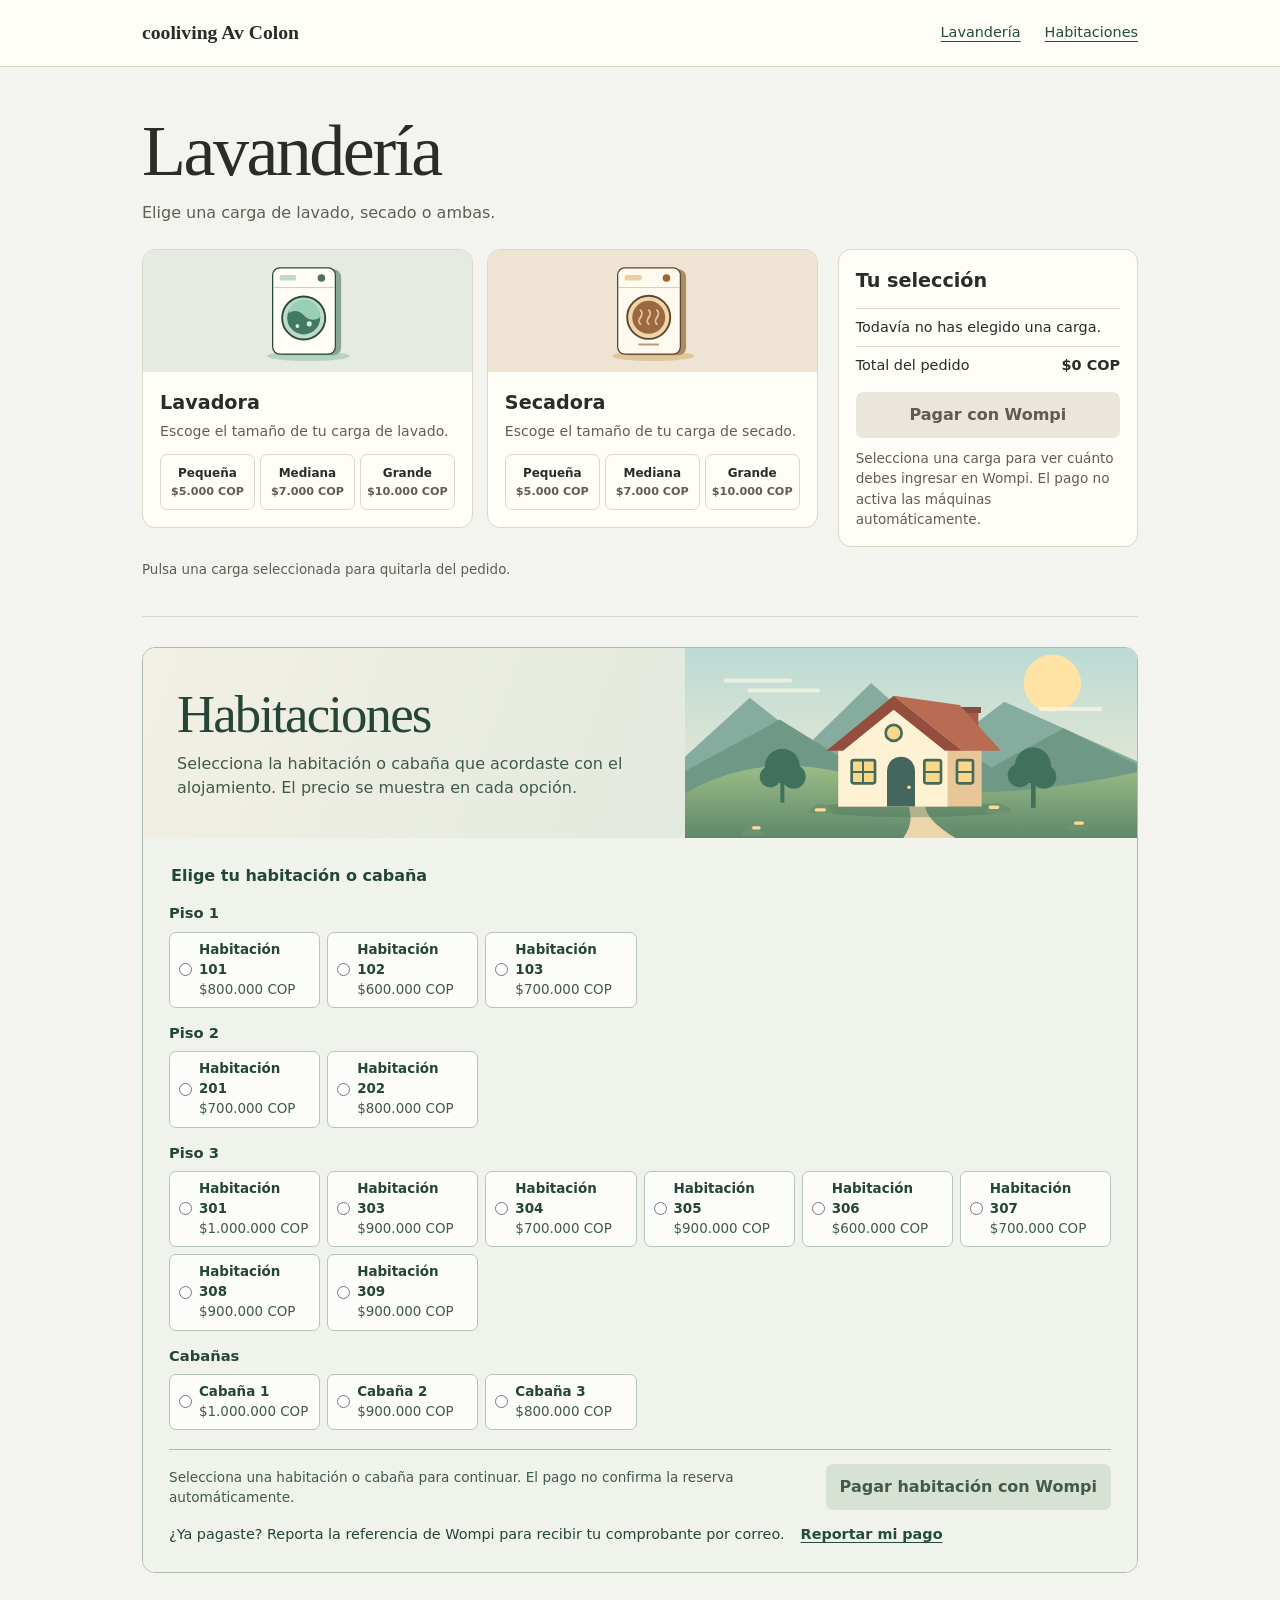
<file: lavanderia-cesar/index.html>
<!doctype html>
<html lang="es">
<head>
<meta charset="utf-8">
<meta name="viewport" content="width=device-width,initial-scale=1">
<meta name="description" content="Selecciona una carga para lavar, secar o ambos y paga con Wompi.">
<title>cooliving Av Colon</title>
<style>
:root {
  color-scheme: light;
  font-family: system-ui, sans-serif;
  color: #292c27;
  background: #f3f4ef;
  line-height: 1.5;
  --ink: #292c27;
  --muted: #605e54;
  --green: #244b3d;
  --line: #ddd6c9;
  --paper: #fffdf8;
}
* { box-sizing: border-box; }
body, h1, h2, h3, p { margin: 0; }
header { background: var(--paper); border-bottom: 1px solid var(--line); }
.bar, main { max-width: 1100px; margin: auto; padding-inline: clamp(16px, 5vw, 52px); }
.bar { display: flex; align-items: center; justify-content: space-between; min-height: 66px; gap: 12px; }
.brand { font-family: Georgia, serif; font-weight: bold; font-size: 1.23rem; }
.bar nav { display: flex; gap: clamp(10px, 3vw, 24px); font-size: .9rem; }
.bar a { color: var(--green); text-underline-offset: 4px; }
.hero { padding: 46px 0 24px; }
h1, .rooms h2 { font-family: Georgia, serif; font-weight: 500; letter-spacing: -.035em; line-height: 1.08; }
h1 { font-size: clamp(2.65rem, 7vw, 4.5rem); margin-bottom: 10px; }
.hero p, .body p, .room-intro { color: var(--muted); }
.layout { display: grid; grid-template-columns: minmax(0, 2.25fr) minmax(240px, 1fr); align-items: start; gap: 20px; }
.machines { display: grid; grid-template-columns: repeat(2, minmax(0, 1fr)); gap: 14px; }
.card, .summary, .room-shell { border: 1px solid var(--line); background: var(--paper); border-radius: 13px; overflow: hidden; }
.art { height: 122px; display: grid; place-items: center; background: #e5ebe2; }
.dryer .art { background: #efe4d4; }
.art img { height: 114px; width: 100%; }
.body, .summary { padding: 17px; }
.body h2, .summary h2 { font-size: 1.2rem; margin-bottom: 3px; }
.body p { font-size: .88rem; margin-bottom: 12px; }
.loads { display: grid; grid-template-columns: repeat(3, minmax(0, 1fr)); gap: 5px; }
.loads button, .rate-card { border: 1px solid var(--line); border-radius: 7px; background: var(--paper); color: inherit; cursor: pointer; }
.loads button { font: inherit; font-size: .75rem; font-weight: 650; padding: 9px 1px; }
.loads small { display: block; color: var(--muted); font-size: .7rem; margin-top: 2px; }
.loads button[aria-pressed=true], .rate-card:has(input:checked) { background: #e6eee5; border-color: var(--green); }
.summary ul { list-style: none; margin: 12px 0 0; padding: 0; }
.summary li, .total { display: flex; justify-content: space-between; gap: 8px; padding: 8px 0; border-top: 1px solid var(--line); font-size: .9rem; }
.total { margin-bottom: 7px; }
.summary p, .room-checkout p { color: var(--muted); font-size: .85rem; }
.summary p { margin-top: 10px; }
.pay { display: block; padding: 11px 14px; background: var(--green); color: white; font-weight: 700; text-align: center; text-decoration: none; border-radius: 7px; }
.pay[aria-disabled=true] { background: #eae6dc; color: #605b50; cursor: default; }
a:focus-visible, button:focus-visible, .rate-card:has(input:focus-visible) { outline: 3px solid #397a61; outline-offset: 2px; }
.laundry-hint { padding: 13px 0 36px; color: var(--muted); font-size: .84rem; }
.rooms { border-top: 1px solid var(--line); padding: 30px 0 44px; }
.room-heading { display: grid; grid-template-columns: 1.2fr 1fr; align-items: center; background: #ede6d8; }
.room-heading-text { padding: clamp(18px, 4vw, 34px); }
.rooms h2 { font-size: clamp(2rem, 5.5vw, 3.3rem); margin-bottom: 9px; }
.room-art { display: block; width: 100%; height: 190px; object-fit: cover; }
.room-body { padding: clamp(14px, 3vw, 26px); }
.room-rates { border: 0; padding: 0; margin: 0; min-width: 0; }
.room-rates legend { font-weight: 700; }
.room-group { margin-top: 14px; }
.room-group h3 { margin-bottom: 7px; font-size: .92rem; color: var(--green); }
.rate-grid { display: grid; grid-template-columns: repeat(auto-fill, minmax(min(100%, 145px), 1fr)); gap: 7px; }
.rate-card { display: flex; align-items: center; gap: 7px; padding: 7px 9px; min-height: 54px; }
.rate-card input { margin: 0; flex: none; accent-color: var(--green); }
.rate-card strong, .rate-card small { display: block; font-size: .84rem; }
.rate-card small { color: var(--muted); }
.room-checkout { border-top: 1px solid var(--line); margin-top: 19px; padding-top: 14px; display: flex; align-items: center; justify-content: space-between; gap: 12px; }
.room-checkout .pay { flex-shrink: 0; }
@media (max-width: 800px) { .layout { grid-template-columns: 1fr; } }
@media (max-width: 580px) {
  .hero { padding-top: 30px; }
  .room-heading, .room-checkout { display: grid; grid-template-columns: 1fr; }
  .room-art { height: 128px; }
  .rate-grid { grid-template-columns: repeat(2, minmax(0, 1fr)); }
}
@media (max-width: 470px) { .machines { grid-template-columns: 1fr; } }
.rooms {
  --room-border: #acbca9;
  --room-ink: #254538;
  --room-card: #fcfdfb;
  color: var(--room-ink);
}
.rooms .room-shell { border-color: var(--room-border); }
.room-heading { background: linear-gradient(110deg, #f3f0e5, #d6e4d9); }
.room-intro { color: #40594d; }
.room-body { background: #eff3eb; }
.room-group h3 { color: var(--room-ink); }
.rate-card { background: var(--room-card); border-color: #b6c5b7; }
.rate-card small { color: #43594d; }
.rate-card:hover { background: #f0f5ef; border-color: #708a75; }
.rate-card:has(input:checked) { background: #dae9dc; border-color: #3e6955; }
.room-checkout { border-top-color: var(--room-border); }
.room-checkout p { color: #40594d; }
.room-checkout .pay[aria-disabled=true] { background: #d7e2d5; color: #43594d; }
.room-report { display: flex; align-items: center; flex-wrap: wrap; gap: 8px 16px; margin-top: 14px; font-size: .9rem; }
.room-report a { color: var(--green); font-weight: 700; text-underline-offset: 3px; }
</style>
</head>
<body>
<header><div class="bar"><span class="brand">cooliving Av Colon</span><nav aria-label="Servicios"><a href="#lavanderia">Lavandería</a><a href="#habitaciones">Habitaciones</a></nav></div></header>
<main>
<section class="hero" id="lavanderia"><h1>Lavandería</h1><p>Elige una carga de lavado, secado o ambas.</p></section>
<div class="layout">
<section class="machines" aria-label="Máquinas disponibles">
<article class="card">
<div class="art">
<img src="assets/lavadora.svg" alt="Lavadora de carga frontal" width="260" height="180"></div>
<div class="body"><h2>Lavadora</h2><p>Escoge el tamaño de tu carga de lavado.</p><div class="loads" role="group" aria-label="Carga de lavadora">
<button type="button" data-size="Pequeña" aria-pressed="false">Pequeña</button><button type="button" data-size="Mediana" aria-pressed="false">Mediana</button><button type="button" data-size="Grande" aria-pressed="false">Grande</button>
</div></div></article>
<article class="card dryer">
<div class="art">
<img src="assets/secadora.svg" alt="Secadora de carga frontal" width="260" height="180"></div>
<div class="body"><h2>Secadora</h2><p>Escoge el tamaño de tu carga de secado.</p><div class="loads" role="group" aria-label="Carga de secadora">
<button type="button" data-size="Pequeña" aria-pressed="false">Pequeña</button><button type="button" data-size="Mediana" aria-pressed="false">Mediana</button><button type="button" data-size="Grande" aria-pressed="false">Grande</button>
</div></div></article>
</section>
<aside class="summary" aria-labelledby="order"><h2 id="order">Tu selección</h2><ul id="selection" aria-live="polite"></ul><div class="total"><span>Total del pedido</span><strong id="total">$0 COP</strong></div><a class="pay" id="pay" aria-disabled="true" aria-describedby="payment-note">Pagar con Wompi</a><p id="payment-note">Selecciona una carga para ver cuánto debes ingresar en Wompi. El pago no activa las máquinas automáticamente.</p></aside>
</div>
<p class="laundry-hint">Pulsa una carga seleccionada para quitarla del pedido.</p>
<section class="rooms" id="habitaciones" aria-labelledby="rooms-title">
  <div class="room-shell">
    <div class="room-heading"><div class="room-heading-text"><h2 id="rooms-title">Habitaciones</h2><p class="room-intro">Selecciona la habitación o cabaña que acordaste con el alojamiento. El precio se muestra en cada opción.</p></div><img class="room-art" src="assets/casita.svg" alt="Casita entre montañas con jardín y sendero" width="680" height="330"></div>
    <div class="room-body">
      <fieldset class="room-rates" id="room-rates">
        <legend>Elige tu habitación o cabaña</legend>
        <section class="room-group" aria-labelledby="room-group-0">
          <h3 id="room-group-0">Piso 1</h3>
          <div class="rate-grid">
            <label class="rate-card"><input type="radio" name="room-rate" value="101" data-price="800000" data-label="Habitación 101"><span><strong>Habitación 101</strong><small>$800.000 COP</small></span></label>
            <label class="rate-card"><input type="radio" name="room-rate" value="102" data-price="600000" data-label="Habitación 102"><span><strong>Habitación 102</strong><small>$600.000 COP</small></span></label>
            <label class="rate-card"><input type="radio" name="room-rate" value="103" data-price="700000" data-label="Habitación 103"><span><strong>Habitación 103</strong><small>$700.000 COP</small></span></label>
          </div>
        </section>
        <section class="room-group" aria-labelledby="room-group-1">
          <h3 id="room-group-1">Piso 2</h3>
          <div class="rate-grid">
            <label class="rate-card"><input type="radio" name="room-rate" value="201" data-price="700000" data-label="Habitación 201"><span><strong>Habitación 201</strong><small>$700.000 COP</small></span></label>
            <label class="rate-card"><input type="radio" name="room-rate" value="202" data-price="800000" data-label="Habitación 202"><span><strong>Habitación 202</strong><small>$800.000 COP</small></span></label>
          </div>
        </section>
        <section class="room-group" aria-labelledby="room-group-2">
          <h3 id="room-group-2">Piso 3</h3>
          <div class="rate-grid">
            <label class="rate-card"><input type="radio" name="room-rate" value="301" data-price="1000000" data-label="Habitación 301"><span><strong>Habitación 301</strong><small>$1.000.000 COP</small></span></label>
            <label class="rate-card"><input type="radio" name="room-rate" value="303" data-price="900000" data-label="Habitación 303"><span><strong>Habitación 303</strong><small>$900.000 COP</small></span></label>
            <label class="rate-card"><input type="radio" name="room-rate" value="304" data-price="700000" data-label="Habitación 304"><span><strong>Habitación 304</strong><small>$700.000 COP</small></span></label>
            <label class="rate-card"><input type="radio" name="room-rate" value="305" data-price="900000" data-label="Habitación 305"><span><strong>Habitación 305</strong><small>$900.000 COP</small></span></label>
            <label class="rate-card"><input type="radio" name="room-rate" value="306" data-price="600000" data-label="Habitación 306"><span><strong>Habitación 306</strong><small>$600.000 COP</small></span></label>
            <label class="rate-card"><input type="radio" name="room-rate" value="307" data-price="700000" data-label="Habitación 307"><span><strong>Habitación 307</strong><small>$700.000 COP</small></span></label>
            <label class="rate-card"><input type="radio" name="room-rate" value="308" data-price="900000" data-label="Habitación 308"><span><strong>Habitación 308</strong><small>$900.000 COP</small></span></label>
            <label class="rate-card"><input type="radio" name="room-rate" value="309" data-price="900000" data-label="Habitación 309"><span><strong>Habitación 309</strong><small>$900.000 COP</small></span></label>
          </div>
        </section>
        <section class="room-group" aria-labelledby="room-group-3">
          <h3 id="room-group-3">Cabañas</h3>
          <div class="rate-grid">
            <label class="rate-card"><input type="radio" name="room-rate" value="Cabaña 1" data-price="1000000" data-label="Cabaña 1"><span><strong>Cabaña 1</strong><small>$1.000.000 COP</small></span></label>
            <label class="rate-card"><input type="radio" name="room-rate" value="Cabaña 2" data-price="900000" data-label="Cabaña 2"><span><strong>Cabaña 2</strong><small>$900.000 COP</small></span></label>
            <label class="rate-card"><input type="radio" name="room-rate" value="Cabaña 3" data-price="800000" data-label="Cabaña 3"><span><strong>Cabaña 3</strong><small>$800.000 COP</small></span></label>
          </div>
        </section>
      </fieldset>
      <div class="room-checkout">
        <p id="room-payment-note" aria-live="polite">Selecciona una habitación o cabaña para continuar. El pago no confirma la reserva automáticamente.</p>
        <a class="pay" id="room-pay" aria-disabled="true" aria-describedby="room-payment-note">Pagar habitación con Wompi</a>
      </div>
      <p class="room-report"><span>¿Ya pagaste? Reporta la referencia de Wompi para recibir tu comprobante por correo.</span><a id="room-report" href="https://docs.google.com/forms/d/e/1FAIpQLSdqDcpOz2LxdmBHEhXGf4rXvXIFwq79kUaFlG5Zj2u48jWf3w/viewform">Reportar mi pago</a></p>
    </div>
  </div>
</section>
</main>
<script>
const checkout = "https://checkout.wompi.co/l/VPOS_xVB9TP";
const prices = { Pequeña: 5000, Mediana: 7000, Grande: 10000 };
const number = new Intl.NumberFormat("es-CO", { useGrouping: "always" });
const formatPrice = amount => "$" + number.format(amount) + " COP";
const groups = [...document.querySelectorAll(".loads")];
const summary = document.querySelector("#selection");
const pay = document.querySelector("#pay");
const total = document.querySelector("#total");
const paymentNote = document.querySelector("#payment-note");
const initialPaymentNote = paymentNote.textContent;

function renderSelection() {
  const selections = groups.flatMap(group => {
    const selected = group.querySelector('[aria-pressed="true"]');
    if (!selected) return [];
    const size = selected.dataset.size;
    const machine = group.closest(".card").querySelector("h2").textContent;
    return [{ label: machine + " · " + size, price: prices[size] }];
  });
  summary.replaceChildren(...(selections.length ? selections : [{ label: "Todavía no has elegido una carga." }]).map(({ label, price }) => {
    const item = document.createElement("li");
    const description = document.createElement("span");
    description.textContent = label;
    item.append(description);
    if (price !== undefined) {
      const amount = document.createElement("strong");
      amount.textContent = formatPrice(price);
      item.append(amount);
    }
    return item;
  }));
  total.textContent = formatPrice(selections.reduce((sum, item) => sum + item.price, 0));
  paymentNote.textContent = selections.length
    ? "Ingresa " + total.textContent + " en Wompi. El pago no activa las máquinas automáticamente."
    : initialPaymentNote;
  pay.setAttribute("aria-disabled", String(!selections.length));
  if (selections.length) pay.href = checkout;
  else pay.removeAttribute("href");
}

for (const group of groups) {
  for (const option of group.querySelectorAll("button")) {
    const amount = document.createElement("small");
    amount.textContent = formatPrice(prices[option.dataset.size]);
    option.append(amount);
  }
  group.addEventListener("click", event => {
    const button = event.target.closest("button[data-size]");
    if (!button) return;
    const wasSelected = button.getAttribute("aria-pressed") === "true";
    for (const option of group.querySelectorAll("button")) {
      option.setAttribute("aria-pressed", String(option === button && !wasSelected));
    }
    renderSelection();
  });
}
renderSelection();

const roomRates = document.querySelector("#room-rates");
const roomPay = document.querySelector("#room-pay");
const roomPaymentNote = document.querySelector("#room-payment-note");
const initialRoomNote = roomPaymentNote.textContent;
const reportLink = document.querySelector("#room-report");
const reportForm = reportLink.href;

function renderRoomPayment() {
  const selected = roomRates.querySelector("input:checked");
  const amount = Number(selected?.dataset.price ?? 0);
  const reportUrl = new URL(reportForm);
  if (selected) reportUrl.searchParams.set("entry.1338243842", selected.dataset.label);
  reportLink.href = reportUrl.href;
  roomPaymentNote.textContent = amount
    ? selected.dataset.label + " · Ingresa " + formatPrice(amount) + " en Wompi. El pago no confirma la reserva automáticamente."
    : initialRoomNote;
  roomPay.setAttribute("aria-disabled", String(!amount));
  if (amount) roomPay.href = checkout;
  else roomPay.removeAttribute("href");
}
roomRates.addEventListener("change", renderRoomPayment);
renderRoomPayment();
</script>
</body>
</html>
</file>
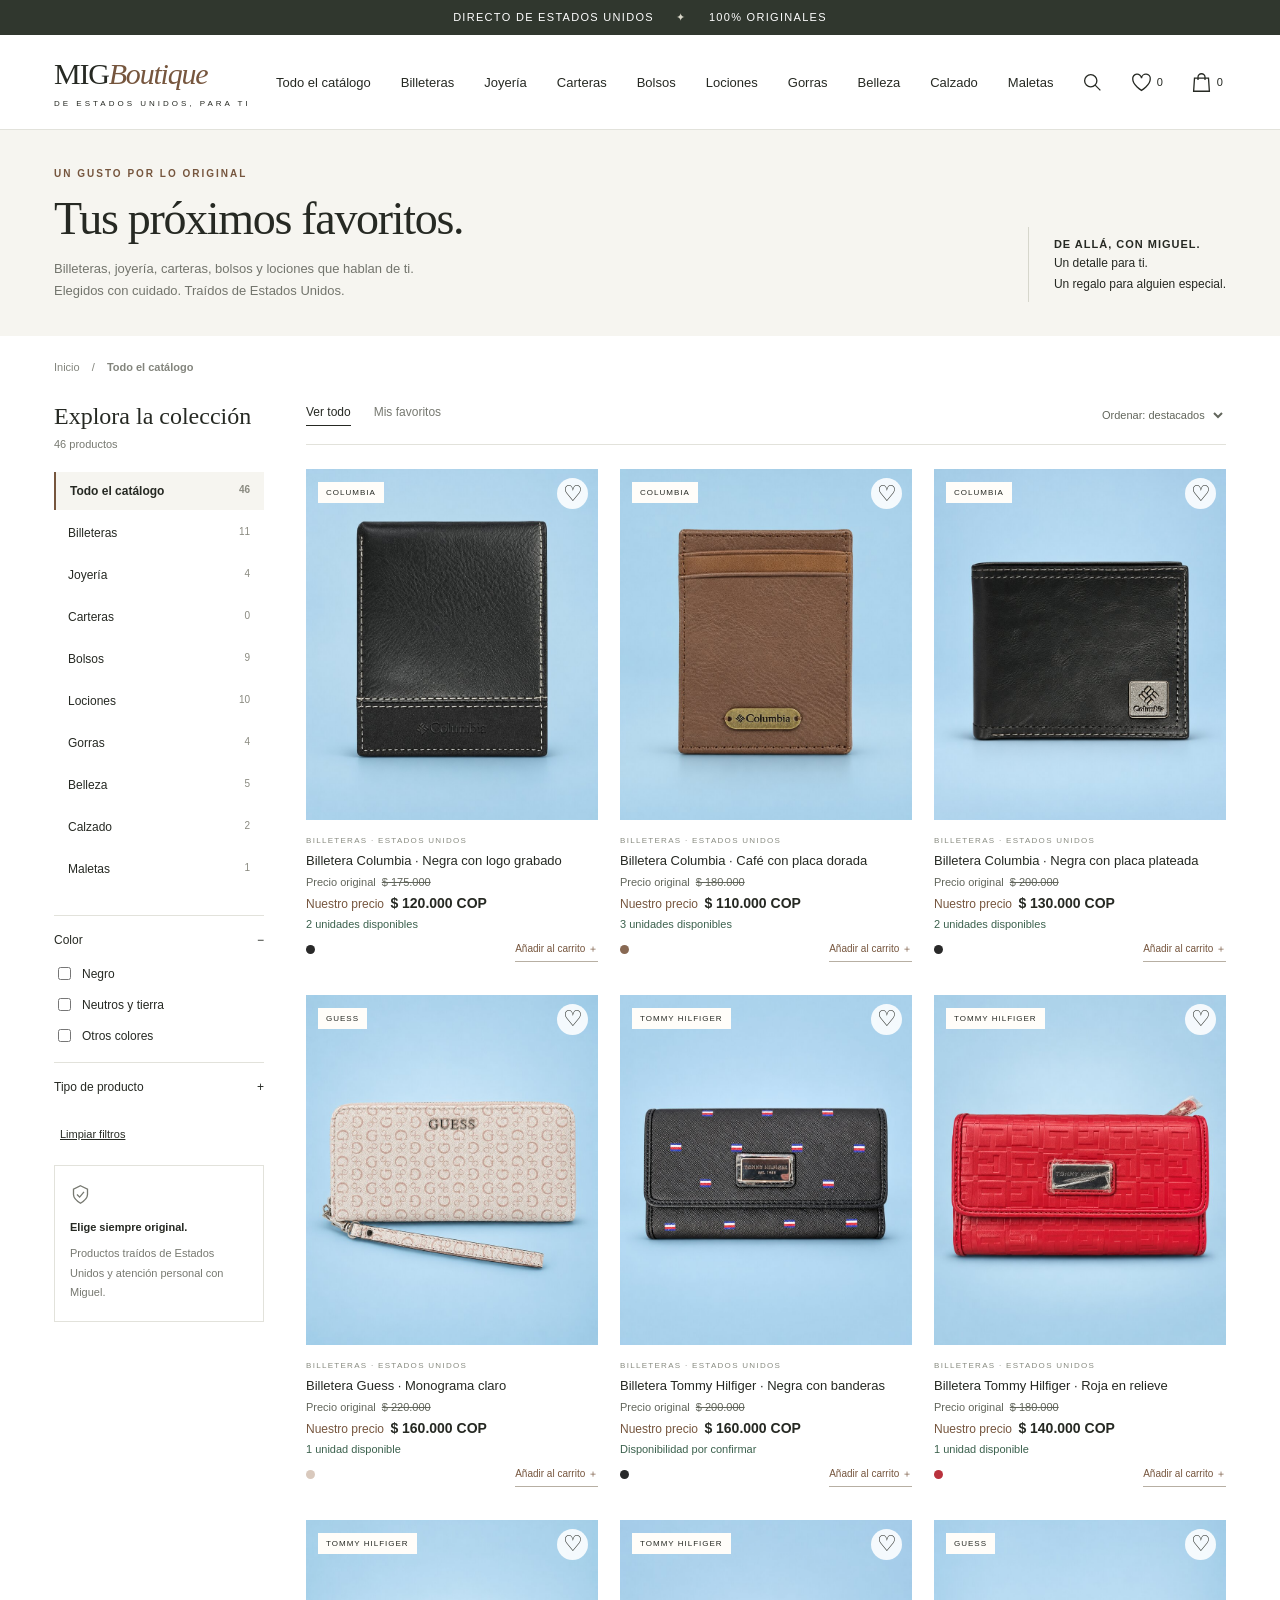
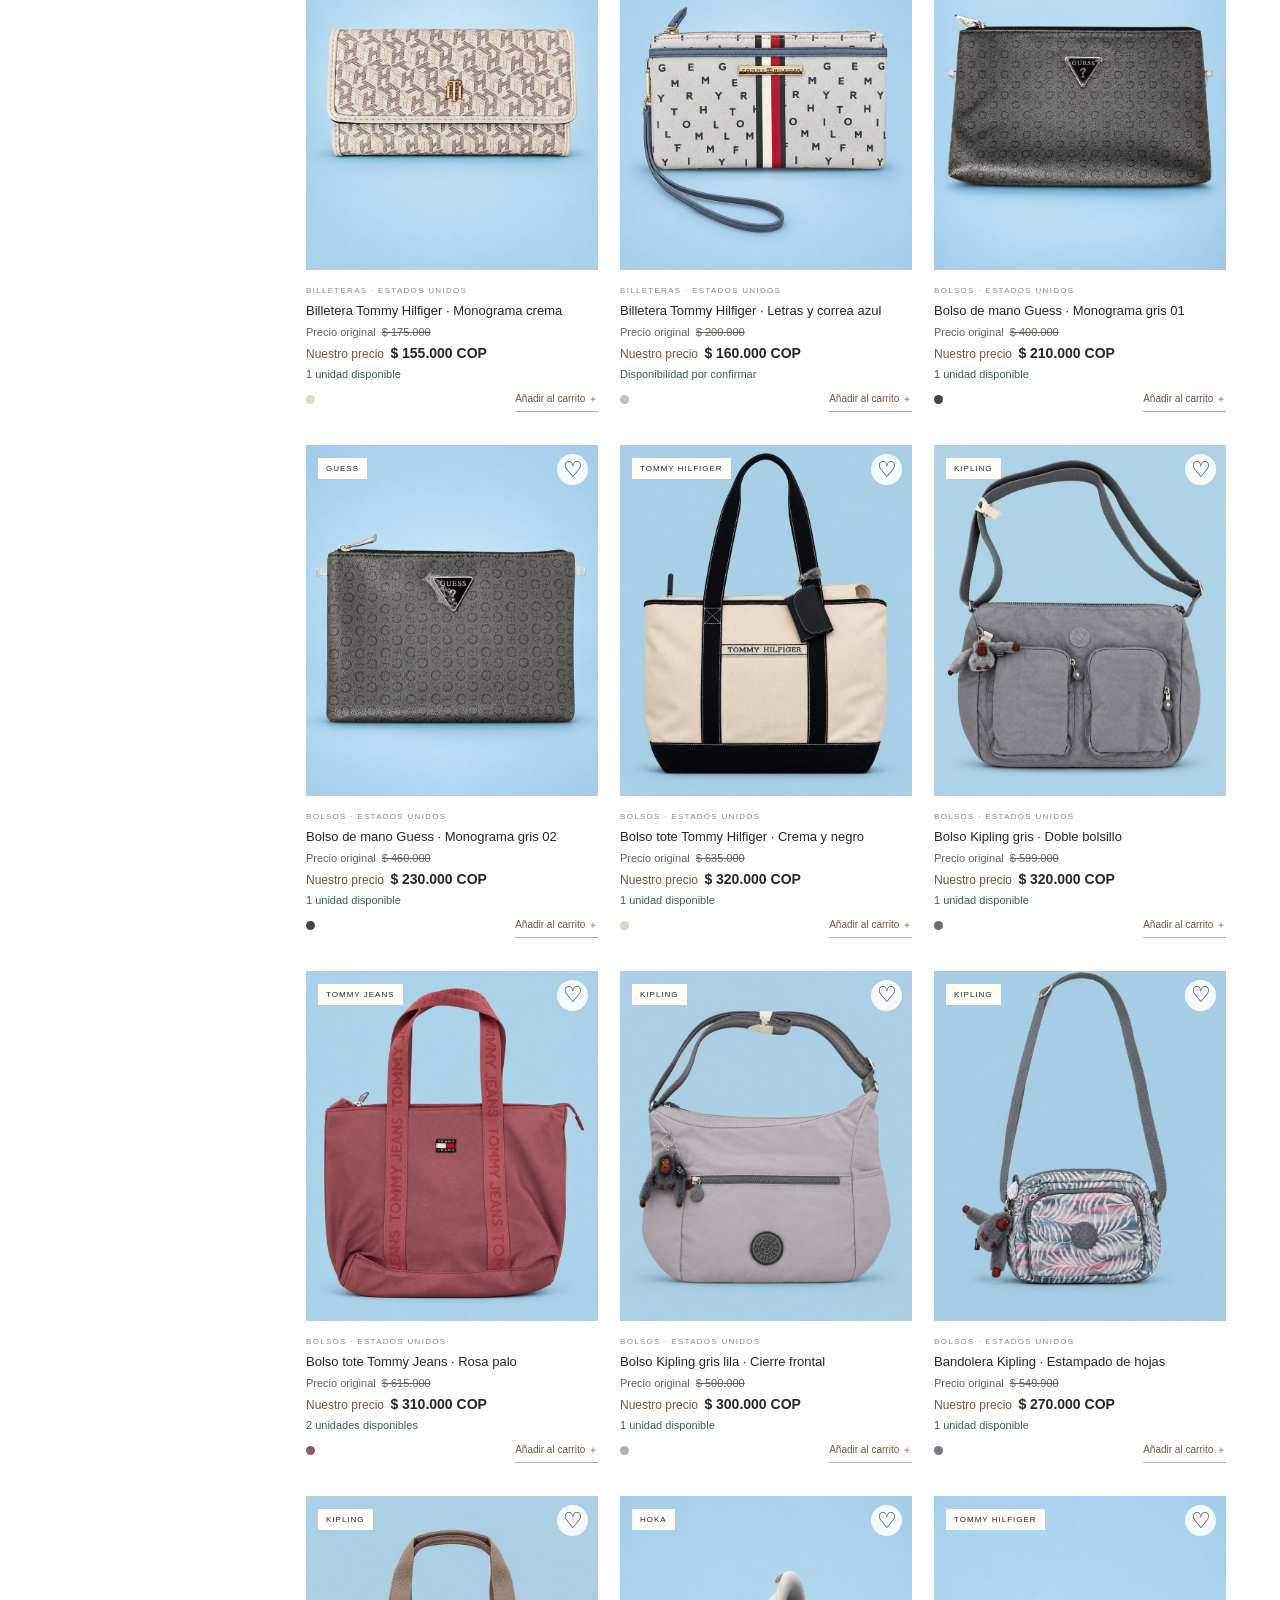
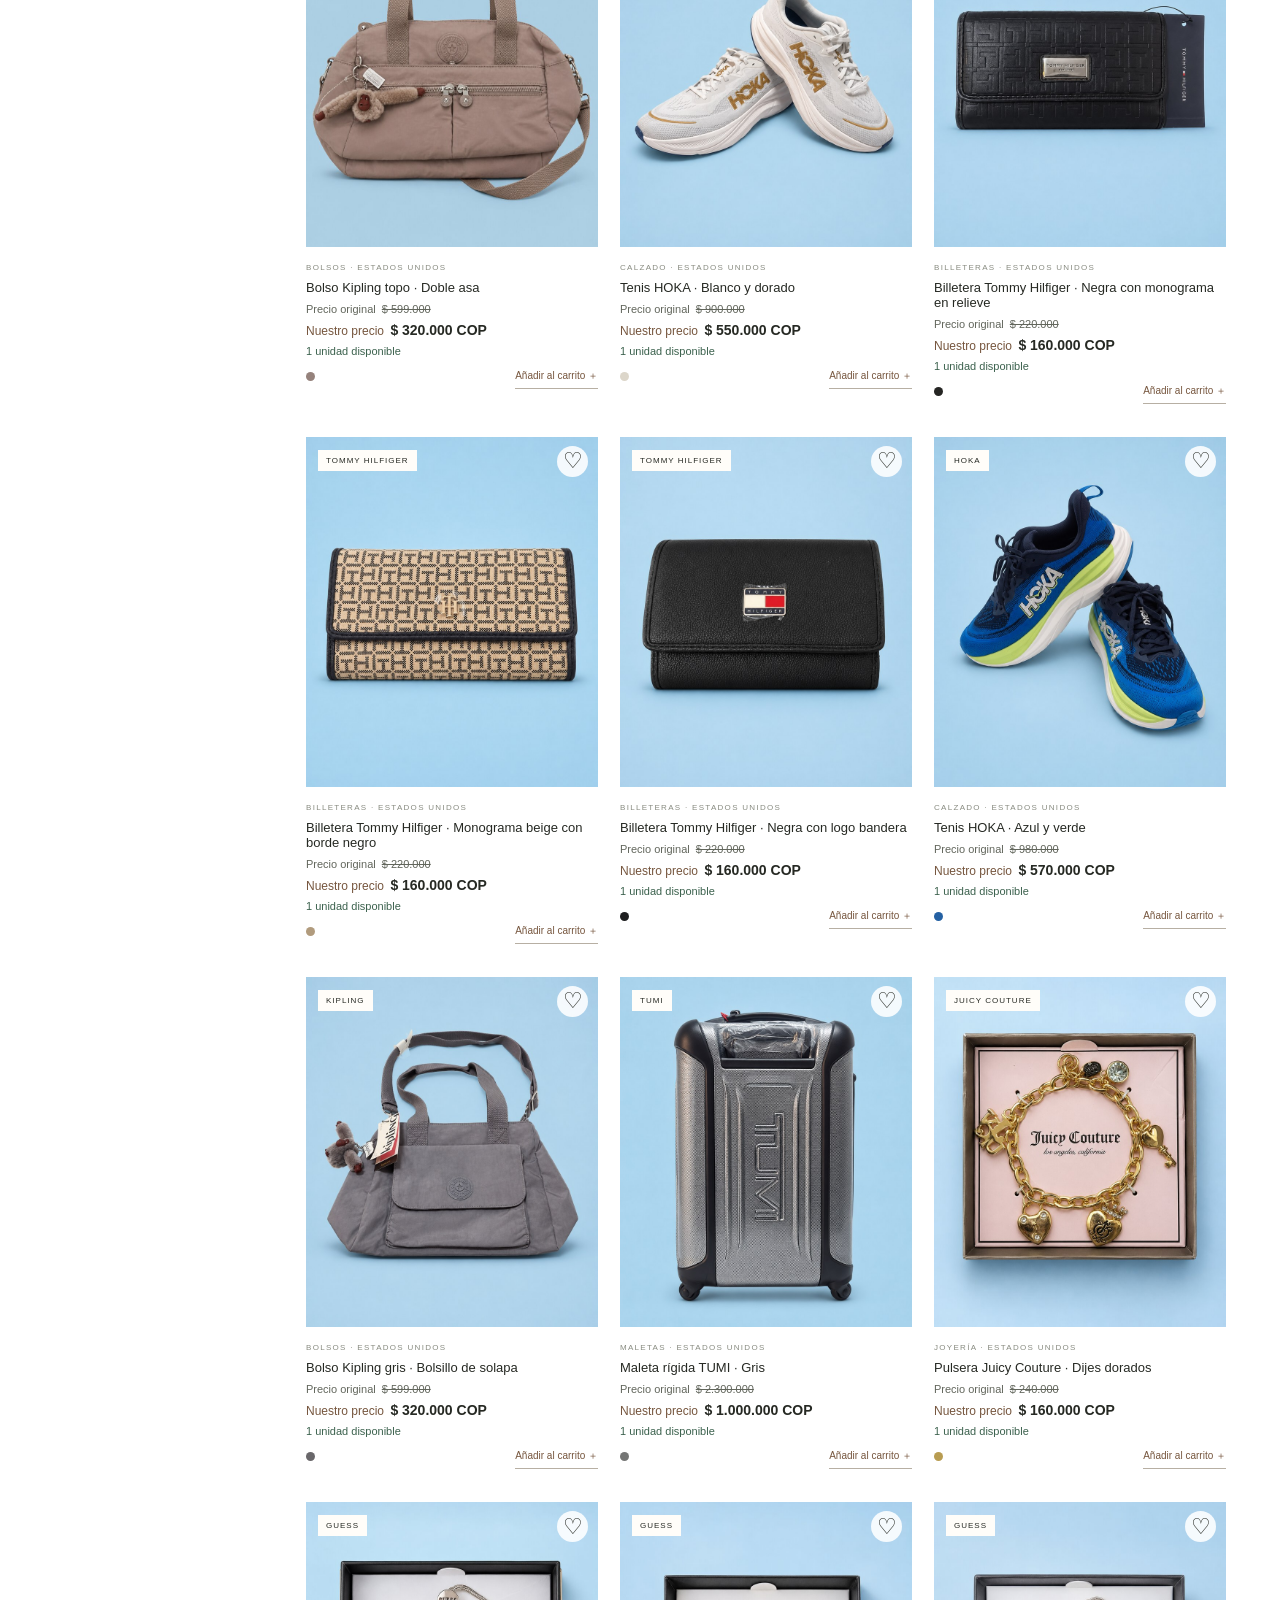
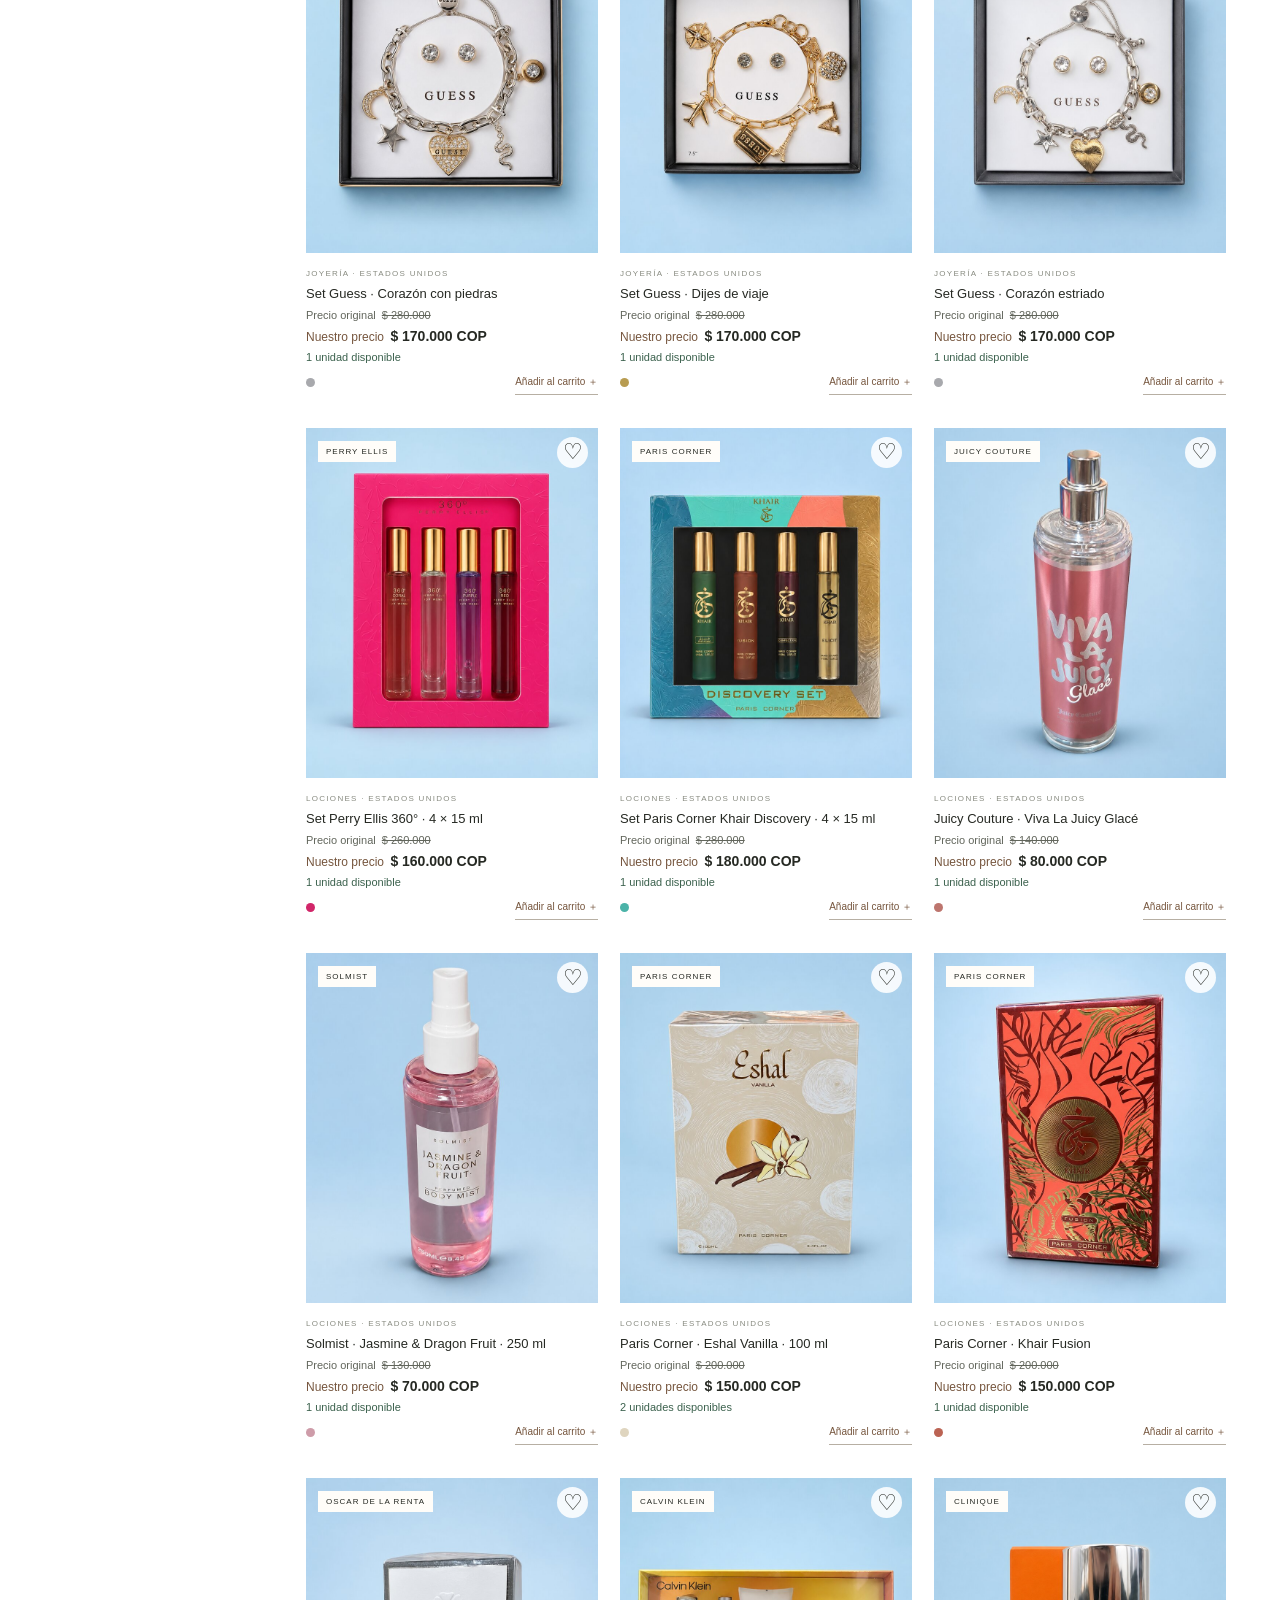
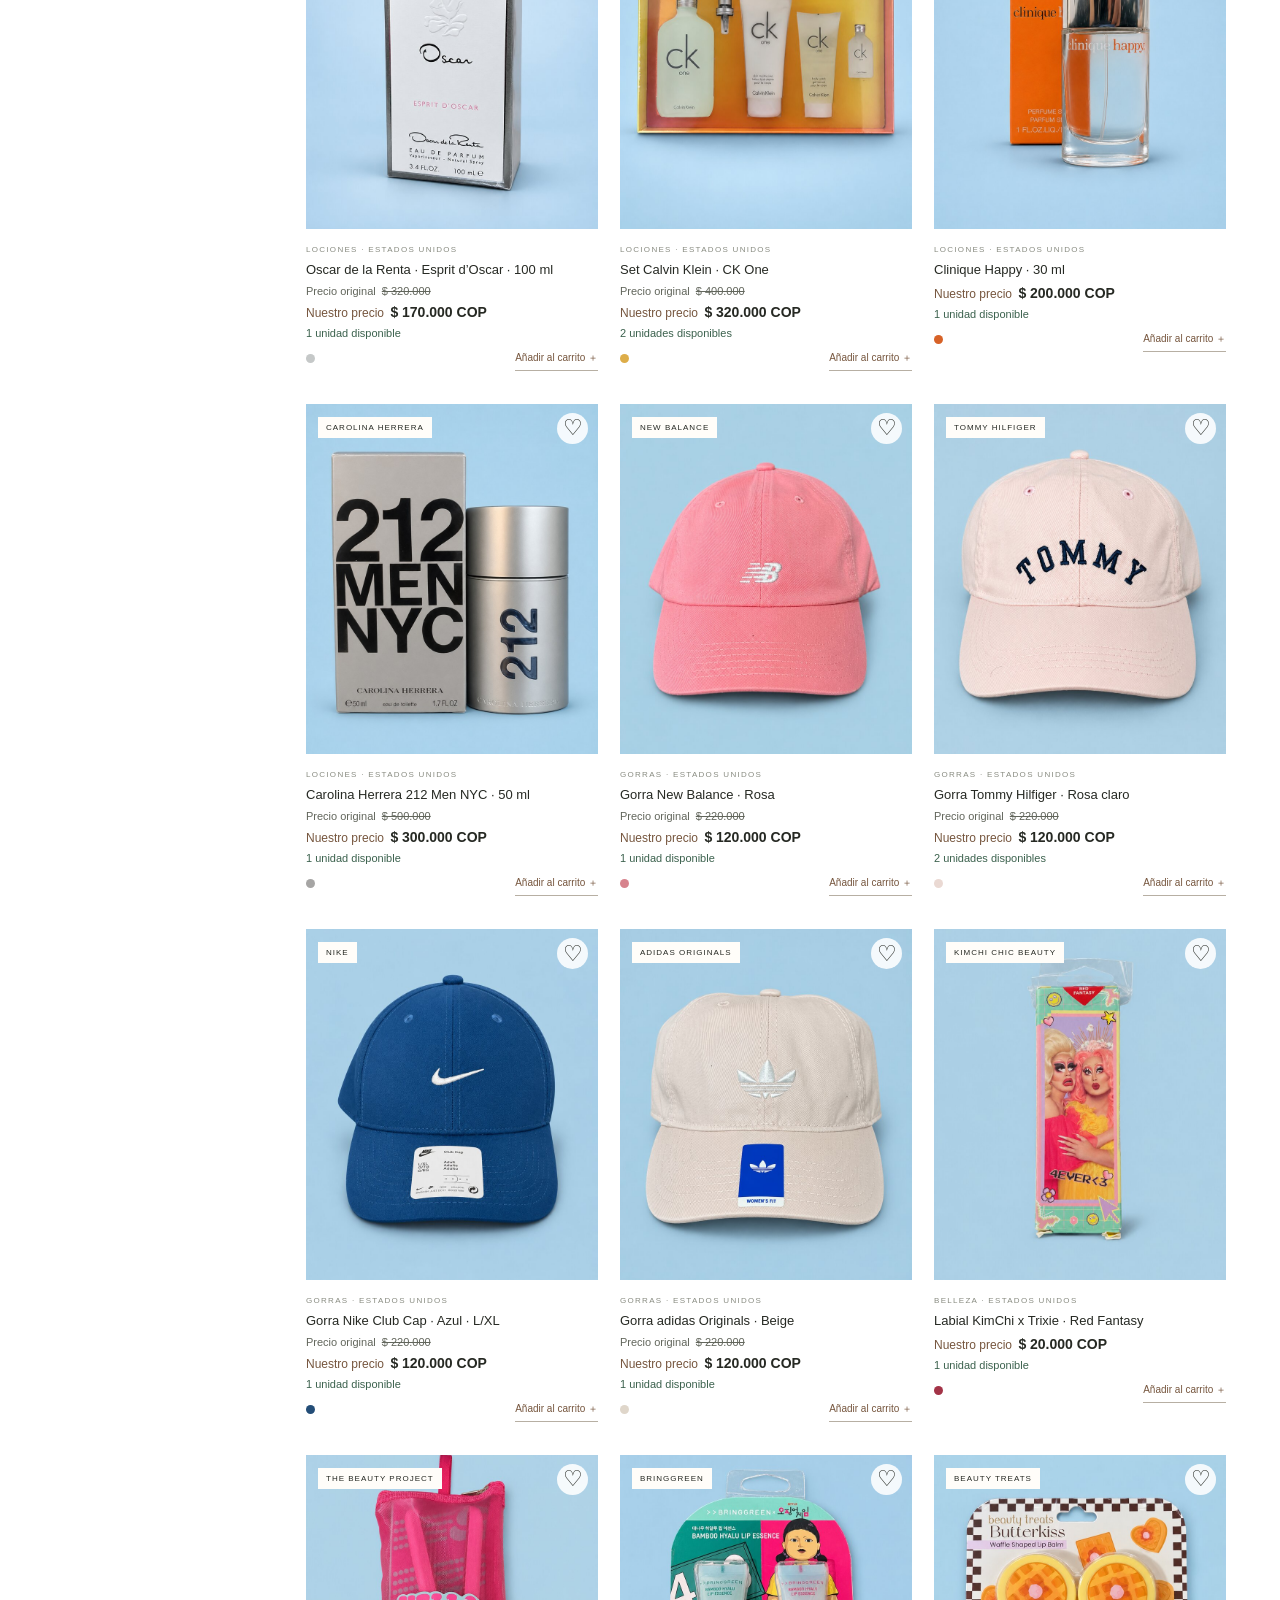
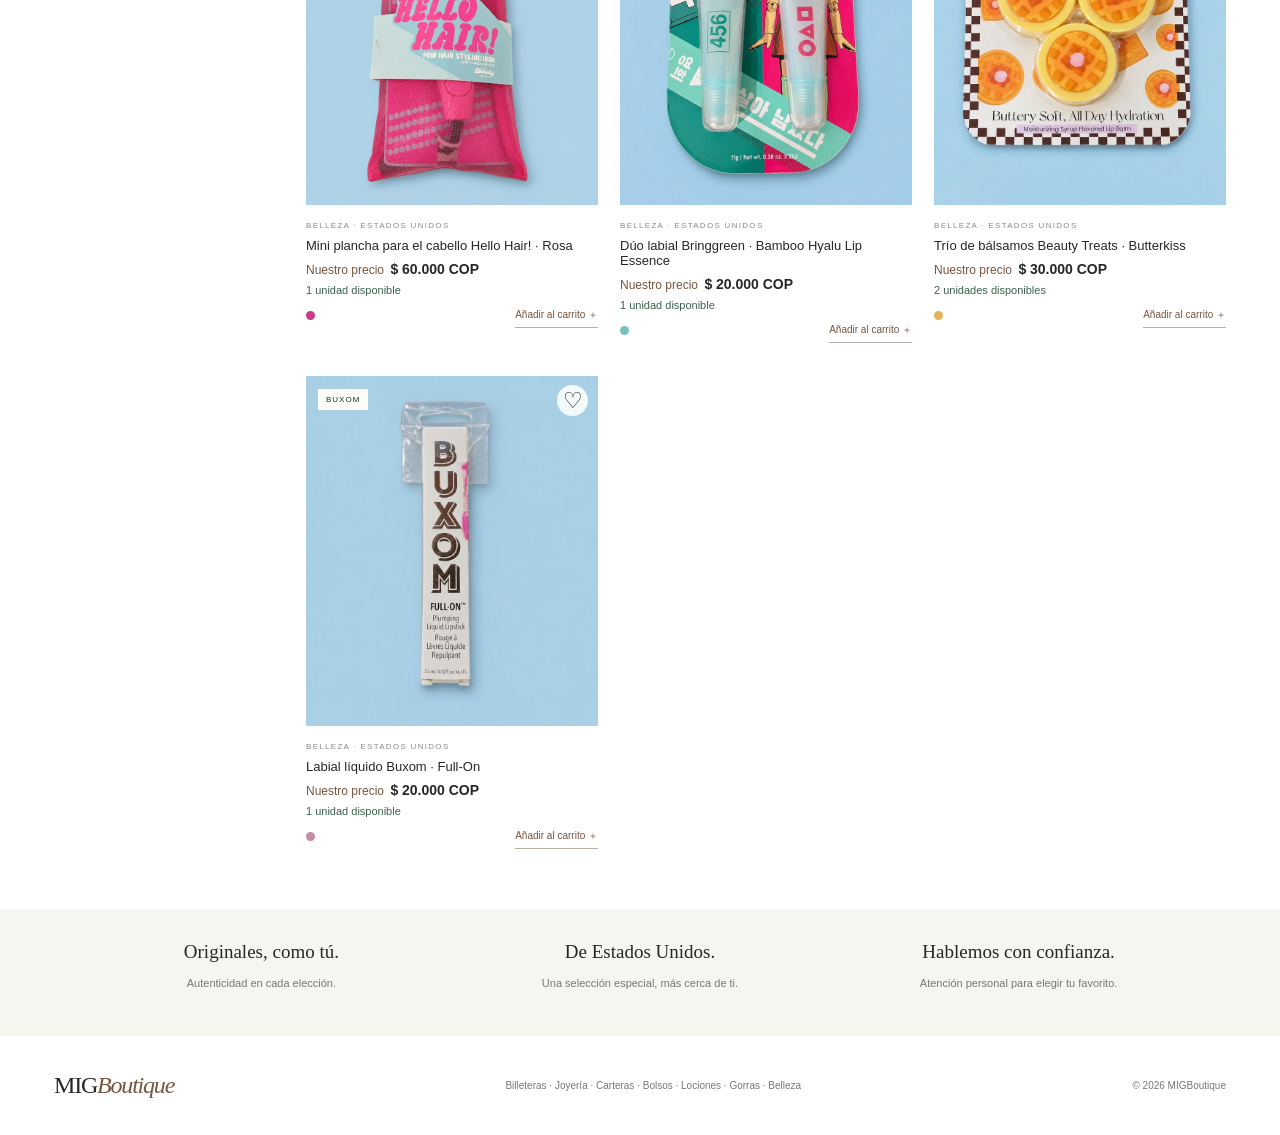
<file: migboutique/index.html>
<!doctype html><html lang="es"><head><meta charset="UTF-8"><meta name="viewport" content="width=device-width, initial-scale=1"><title>MIGBoutique | Originales de Estados Unidos</title><meta name="description" content="Carteras, bolsos y lociones originales traídos de Estados Unidos. Descubre tu próximo favorito en MIGBoutique."><style>
:root{--ink:#262923;--muted:#777971;--line:#e2e2db;--accent:#76563e;--paper:#f6f5f0}*{box-sizing:border-box}body{margin:0;background:#fff;color:var(--ink);font-family:Arial,Helvetica,sans-serif;font-size:14px}button,input,select{font:inherit}button,a,summary{ -webkit-tap-highlight-color:transparent}button{cursor:pointer;color:inherit}a{color:inherit;text-decoration:none}button:focus-visible,a:focus-visible,summary:focus-visible{outline:2px solid var(--accent);outline-offset:4px}.announcement{background:#30372e;color:#fff;text-align:center;padding:11px 16px;font-size:11px;letter-spacing:1.3px}.announcement span{color:#d9d7c9;margin:0 18px}.header{height:95px;display:flex;align-items:center;justify-content:space-between;max-width:1440px;margin:auto;padding:0 54px;border-bottom:1px solid var(--line)}.brand{font-family:Georgia,serif;font-size:30px;letter-spacing:-1.2px}.brand em{font-weight:normal;color:var(--accent)}.brand small{display:block;font:8px Arial;letter-spacing:3px;text-align:center;margin-top:8px}.nav{display:flex;gap:30px;font-size:13px}.nav a:hover{color:var(--accent)}.tools{display:flex;align-items:center;gap:22px}.iconbtn{border:0;background:none;padding:3px;position:relative;display:inline-flex;align-items:center;gap:5px}.icon{width:21px;height:21px;stroke:currentColor;fill:none;stroke-width:1.5}.count{font-size:11px}.intro{background:var(--paper);padding:38px 54px 34px}.intro-in{max-width:1332px;margin:auto;display:flex;justify-content:space-between;align-items:end}.eyebrow{font-size:10px;letter-spacing:2px;text-transform:uppercase;color:var(--accent);font-weight:bold}h1{font:46px Georgia,serif;letter-spacing:-1.3px;margin:13px 0}.intro p{color:#73756d;font-size:13px;margin:12px 0 0;line-height:1.7}.origin{border-left:1px solid #d6d6cc;padding:8px 0 8px 25px;line-height:1.7;font-size:12px;max-width:220px}.origin strong{display:block;font-size:11px;letter-spacing:1px}.catalog{max-width:1440px;padding:25px 54px 60px;margin:auto}.crumb{font-size:11px;color:#83857d;margin:0 0 30px}.crumb span{margin:0 9px}.layout{display:grid;grid-template-columns:210px minmax(0,1fr);gap:42px}.sidebar h2{font:24px Georgia;margin:0 0 8px}.subtle{color:var(--muted);font-size:11px}.categories{display:grid;gap:4px;margin:22px 0 27px}.cat{border:0;background:none;text-align:left;padding:12px 14px;font-size:12px;display:flex;justify-content:space-between}.cat.active{background:var(--paper);border-left:2px solid var(--accent);font-weight:bold}.cat span{color:#8a8a80;font-size:10px}details{border-top:1px solid var(--line);padding:17px 0}summary{list-style:none;cursor:pointer;font-size:12px;display:flex;justify-content:space-between}summary:after{content:'+'}details[open] summary:after{content:'−'}.options{display:grid;gap:12px;padding-top:17px;font-size:12px}.options label{display:flex;gap:8px;align-items:center}input[type=checkbox]{accent-color:var(--accent)}.trust{border:1px solid var(--line);padding:18px 15px;margin-top:24px;font-size:11px;line-height:1.8;color:var(--muted)}.trust b{display:block;color:var(--ink);margin:6px 0}.toolbar{display:flex;justify-content:space-between;align-items:center;border-bottom:1px solid var(--line);padding:0 0 17px;margin-bottom:24px;gap:10px}.tabs{display:flex;gap:23px}.tab{border:0;background:none;font-size:12px;padding:0 0 6px;color:var(--muted)}.tab.active{color:var(--ink);border-bottom:1px solid var(--ink)}select{border:0;background:white;color:#62665c;font-size:11px;padding:5px;max-width:180px}.grid{display:grid;grid-template-columns:repeat(3,minmax(0,1fr));gap:33px 22px}.photo{position:relative;background:#efeee8;aspect-ratio:4/4.8;overflow:hidden}.photo img{width:100%;height:100%;object-fit:cover;transition:transform .5s}.photo:hover img{transform:scale(1.04)}.photo>a{display:block;height:100%}.badge{position:absolute;left:12px;top:13px;background:#fffdf9;padding:6px 8px;font-size:8px;letter-spacing:1px}.heart{position:absolute;right:10px;top:9px;background:#ffffffdf;border:0;border-radius:50%;width:31px;height:31px;display:grid;place-items:center;font-size:22px}.heart.selected{color:#87543b}.quick{position:absolute;bottom:13px;left:13px;right:13px;background:#fffffff2;border:0;padding:11px;font-size:10px;letter-spacing:.8px;opacity:0;transform:translateY(5px);transition:.2s}.photo:hover .quick,.quick:focus{opacity:1;transform:none}.product-type{color:#888b80;text-transform:uppercase;letter-spacing:1.3px;font-size:8px;margin:16px 0 8px}.product-name{font-size:13px;font-weight:normal;margin:0 0 8px}.price{font-size:12px;color:var(--accent);margin:0 0 10px}.colors{display:flex;gap:6px}.swatch{height:9px;width:9px;border-radius:50%;display:block}.benefits{background:var(--paper);display:grid;grid-template-columns:repeat(3,1fr);padding:32px 7%;gap:35px;text-align:center}.benefits strong{font:19px Georgia}.benefits p{font-size:11px;color:var(--muted);line-height:1.7}footer{padding:34px 54px;display:flex;align-items:center;justify-content:space-between}footer .brand{font-size:24px}footer p{font-size:10px;color:var(--muted)}.searchbox{display:none;max-width:1332px;margin:18px auto;padding:0 25px}.searchbox.open{display:block}.searchbox input{width:100%;padding:14px;border:1px solid var(--line)}.empty{grid-column:1/-1;padding:70px 20px;text-align:center;color:var(--muted)}.mobile-filter{display:none}dialog{border:0;padding:0;max-width:740px;width:calc(100% - 30px);box-shadow:0 20px 100px #0002}dialog::backdrop{background:#18201980}.dialoghead{display:flex;justify-content:space-between;align-items:center;padding:22px;border-bottom:1px solid var(--line)}.dialoghead h2{font:25px Georgia;margin:0}.close{background:none;border:0;font-size:25px}.detail{display:grid;grid-template-columns:1fr 1fr;gap:28px;padding:24px}.detail img{width:100%;height:330px;object-fit:cover}.detail h3{font:28px Georgia;margin:15px 0}.detail p{color:var(--muted);font-size:12px;line-height:1.8}.primary{background:#30372e;color:white;border:0;padding:14px 20px;font-size:11px;letter-spacing:.7px}.full{width:100%;margin-top:15px}.bagcontents{padding:24px}.bagrow{display:flex;align-items:center;gap:15px;padding:14px 0;border-bottom:1px solid var(--line)}.bagrow img{width:52px;height:63px;object-fit:cover}.bagrow div{flex:1}.bagrow p{font-size:11px;color:var(--muted)}.remove{border:0;background:none;text-decoration:underline;font-size:11px}.toast{position:fixed;bottom:25px;left:50%;transform:translateX(-50%);background:#30372e;color:white;padding:14px 25px;font-size:12px;z-index:10;display:none}.toast.show{display:block}.message{font-size:12px;line-height:1.7;color:var(--muted)}textarea{width:100%;min-height:130px;border:1px solid var(--line);padding:12px;font:12px Arial;margin-top:18px}
@media(min-width:1500px){.header,.catalog{padding-left:45px;padding-right:45px}.photo{aspect-ratio:4/4.65}}@media(max-width:1000px){.header{padding:0 25px}.nav{gap:16px}.brand{font-size:25px}.catalog{padding:25px}.layout{grid-template-columns:165px minmax(0,1fr);gap:24px}.grid{gap:25px 15px}.intro{padding:32px 25px}.tabs{gap:13px}}@media(max-width:700px){.announcement{font-size:9px;letter-spacing:.7px}.announcement span{margin:0 5px}.header{height:85px;padding:0 20px;flex-wrap:wrap}.brand{font-size:25px}.brand small{font-size:7px}.nav{order:3;width:100%;justify-content:center;padding:10px 0 13px;font-size:11px}.header{height:115px;padding-top:15px}.tools{gap:14px}.intro{padding:25px 20px}.intro-in{display:block}h1{font-size:36px}.origin{display:none}.intro p{font-size:12px}.catalog{padding:23px 20px 35px}.layout{display:block}.sidebar{display:none;padding:0 0 25px}.sidebar.open{display:block}.sidebar h2,.sidebar>.subtle,.trust{display:none}.categories{grid-template-columns:1fr 1fr;margin:0 0 18px}.mobile-filter{display:block;border:1px solid var(--line);background:white;padding:8px 12px;font-size:11px;margin:0 0 20px}.grid{grid-template-columns:1fr 1fr;gap:26px 13px}.toolbar{margin-bottom:18px}.tabs{gap:17px}.tab{font-size:11px}.toolbar select{font-size:10px;max-width:135px}.product-name{font-size:12px;line-height:1.5}.photo{aspect-ratio:3/4}.quick{opacity:1;font-size:8px;padding:9px;left:8px;right:8px;bottom:8px}.badge{font-size:7px;left:8px;top:10px}.heart{right:6px;top:6px;width:27px;height:27px}.benefits{grid-template-columns:1fr;padding:28px;gap:15px}.benefits p{margin-bottom:0}.benefits strong{font-size:19px}footer{padding:28px 20px;display:block;text-align:center}footer p{margin-top:20px}.detail{grid-template-columns:1fr;padding:20px}.detail img{height:240px}.detail h3{font-size:25px}dialog{max-height:90vh}.crumb{margin-bottom:20px}.eyebrow{font-size:9px}}

.purchase-row{display:flex;align-items:center;justify-content:space-between;gap:8px}.add-card{font-size:10px;background:none;border:0;border-bottom:1px solid #b7afa3;padding:5px 0;color:var(--accent)}.quantity-label{display:block;font-size:11px;margin:18px 0 8px}.quantity-input{width:80px;padding:10px;border:1px solid var(--line);color:var(--ink)}.quantity-stepper{display:inline-flex;border:1px solid var(--line);align-items:center;justify-content:center}.quantity-stepper button{background:none;border:0;width:32px;height:30px}.quantity-stepper span{min-width:25px;text-align:center;font-size:12px}.order-totals{margin:25px 0 10px}.order-totals>div{display:flex;justify-content:space-between;padding:10px 0;font-size:12px;gap:20px}.order-total{border-top:1px solid var(--line);margin-top:10px;font-size:15px!important}.secondary{background:white;border:1px solid var(--line);padding:13px 20px;font-size:11px}.checkout-note{font-size:10px;color:var(--muted);line-height:1.7;text-align:center}.empty-cart{text-align:center;padding:25px 0}.empty-cart .icon{width:44px;height:44px}.empty-cart h3,.checkout-heading{font:24px Georgia}.checkout-steps{display:flex;justify-content:space-between;font-size:11px;color:var(--muted);padding-bottom:18px;border-bottom:1px solid var(--line)}.checkout-steps b{color:var(--accent)}.opening-notice{background:var(--paper);padding:20px;font-size:12px;line-height:1.7;margin-top:18px}.opening-notice p{color:var(--muted);margin-bottom:0}.primary:disabled{background:#d8dad3;color:#666c60;cursor:not-allowed}.bagrow strong{font-size:12px;font-weight:normal}.bagrow p{line-height:1.5}dialog{max-height:90vh;overflow-y:auto}@media(max-width:700px){.purchase-row{align-items:flex-start;gap:10px;flex-direction:column}.bagcontents{padding:18px}.bagrow{gap:10px}.bagrow>img{width:45px;height:58px}.bagrow>.remove{font-size:10px}.checkout-steps{font-size:10px}}
.product-prices p{margin:0 0 7px}.original-price{color:#62665c;font-size:11px}.original-price s{margin-left:3px}.product-prices .price strong{color:var(--ink);font-size:14px;margin-left:3px}.stock-count{color:#3b614d;font-size:11px}.detail .wallet-detail{object-fit:contain;background:#b4d4e7}.detail .product-prices{margin:16px 0}.nav{flex-wrap:wrap}@media(max-width:700px){.nav{gap:12px}}
.detail-photos{display:flex;gap:8px;margin-top:8px}.detail-photos button{flex:1;padding:7px 8px;border:1px solid var(--line);background:#fff;color:var(--ink);border-radius:8px;font:inherit;font-size:12px;cursor:pointer}.detail-photos button[aria-pressed=true]{background:#e3f1f7;border-color:#93bed2}
</style></head><body>
<div class="announcement">DIRECTO DE ESTADOS UNIDOS <span>✦</span> 100% ORIGINALES</div>
<header class="header"><a href="./" class="brand" aria-label="MIGBoutique inicio">MIG<em>Boutique</em><small>DE ESTADOS UNIDOS, PARA TI</small></a><nav class="nav" aria-label="Categorías principales"><a href="#catalogo" data-category="Todos">Todo el catálogo</a><a href="#catalogo" data-category="Billeteras">Billeteras</a><a href="#catalogo" data-category="Joyería">Joyería</a><a href="#catalogo" data-category="Carteras">Carteras</a><a href="#catalogo" data-category="Bolsos">Bolsos</a><a href="#catalogo" data-category="Lociones">Lociones</a><a href="#catalogo" data-category="Gorras">Gorras</a><a href="#catalogo" data-category="Belleza">Belleza</a><a href="#catalogo" data-category="Calzado">Calzado</a><a href="#catalogo" data-category="Maletas">Maletas</a></nav><div class="tools"><button class="iconbtn" id="searchbtn" aria-label="Buscar productos"><svg class="icon" viewBox="0 0 24 24"><circle cx="10" cy="10" r="7"/><path d="m15 15 6 6"/></svg></button><button class="iconbtn" id="favbtn" aria-label="Ver favoritos"><svg class="icon" viewBox="0 0 24 24"><path d="M12 21S2 15 2 8a5 5 0 0 1 10-1A5 5 0 0 1 22 8c0 7-10 13-10 13Z"/></svg><span class="count" id="favcount">0</span></button><button class="iconbtn" id="bagbtn" aria-label="Abrir carrito"><svg class="icon" viewBox="0 0 24 24"><path d="M4 7h16l1 15H3L4 7Z M8 9V6a4 4 0 0 1 8 0v3"/></svg><span class="count" id="bagcount">0</span></button></div></header>
<div class="searchbox" id="searchbox"><input id="search" type="search" aria-label="Buscar en el catálogo" placeholder="Busca una cartera, un bolso o tu próxima loción…"></div>
<section class="intro"><div class="intro-in"><div><div class="eyebrow">Un gusto por lo original</div><h1>Tus próximos favoritos.</h1><p>Billeteras, joyería, carteras, bolsos y lociones que hablan de ti.<br>Elegidos con cuidado. Traídos de Estados Unidos.</p></div><div class="origin"><strong>DE ALLÁ, CON MIGUEL.</strong>Un detalle para ti.<br>Un regalo para alguien especial.</div></div></section>
<main class="catalog" id="catalogo"><div class="crumb">Inicio <span>/</span> <b id="breadcrumb">Todo el catálogo</b></div><button class="mobile-filter" id="filterbtn">Filtrar y explorar ＋</button><div class="layout"><aside class="sidebar" id="sidebar"><h2>Explora la colección</h2><div class="subtle" id="resultcount"></div><div class="categories" id="categories"></div><details open><summary>Color</summary><div class="options"><label><input type="checkbox" value="Negro" class="color-filter">Negro</label><label><input type="checkbox" value="Neutros" class="color-filter">Neutros y tierra</label><label><input type="checkbox" value="Otros" class="color-filter">Otros colores</label></div></details><details><summary>Tipo de producto</summary><div class="options"><label><input type="checkbox" value="Billeteras" class="type-filter">Billeteras</label><label><input type="checkbox" value="Joyería" class="type-filter">Joyería</label><label><input type="checkbox" value="Carteras" class="type-filter">Carteras</label><label><input type="checkbox" value="Bolsos" class="type-filter">Bolsos</label><label><input type="checkbox" value="Lociones" class="type-filter">Lociones</label><label><input type="checkbox" value="Gorras" class="type-filter">Gorras</label><label><input type="checkbox" value="Belleza" class="type-filter">Belleza</label><label><input type="checkbox" value="Calzado" class="type-filter">Calzado</label><label><input type="checkbox" value="Maletas" class="type-filter">Maletas</label></div></details><button class="remove" id="reset" style="margin-top:16px">Limpiar filtros</button><div class="trust"><svg class="icon" viewBox="0 0 24 24"><path d="m12 2 8 4v6c0 5-8 10-8 10S4 17 4 12V6l8-4Z M8 12l3 3 5-6"/></svg><b>Elige siempre original.</b>Productos traídos de Estados Unidos y atención personal con Miguel.</div></aside><section><div class="toolbar"><div class="tabs"><button class="tab active" id="alltab">Ver todo</button><button class="tab" id="favtab">Mis favoritos</button></div><select id="sort" aria-label="Ordenar productos"><option value="featured">Ordenar: destacados</option><option value="az">Nombre: A a Z</option><option value="za">Nombre: Z a A</option></select></div><div class="grid" id="products"></div></section></div></main>
<section class="benefits"><div><strong>Originales, como tú.</strong><p>Autenticidad en cada elección.</p></div><div><strong>De Estados Unidos.</strong><p>Una selección especial, más cerca de ti.</p></div><div><strong>Hablemos con confianza.</strong><p>Atención personal para elegir tu favorito.</p></div></section><footer><a href="./" class="brand">MIG<em>Boutique</em></a><p>Billeteras · Joyería · Carteras · Bolsos · Lociones · Gorras · Belleza</p><p>© <span id="year"></span> MIGBoutique</p></footer>
<dialog id="modal"><div class="dialoghead"><h2 id="modaltitle"></h2><button class="close" aria-label="Cerrar">×</button></div><div id="modalbody"></div></dialog><div role="status" class="toast" id="toast"></div>
<script>

const wallets = [
  {
    "id": 7,
    "name": "Billetera Columbia · Negra con logo grabado",
    "image": "columbia-negra-grabado",
    "color": "Negro",
    "swatch": "#292929",
    "desc": "Billetera negra con el logo Columbia grabado y costuras claras.",
    "price": 120000,
    "originalPrice": 175000,
    "stock": 2
  },
  {
    "id": 8,
    "name": "Billetera Columbia · Café con placa dorada",
    "image": "columbia-cafe-dorada",
    "color": "Neutros",
    "swatch": "#886953",
    "desc": "Billetera café con ranuras frontales y placa ovalada de tono dorado.",
    "price": 110000,
    "originalPrice": 180000,
    "stock": 3
  },
  {
    "id": 9,
    "name": "Billetera Columbia · Negra con placa plateada",
    "image": "columbia-negra-plateada",
    "color": "Negro",
    "swatch": "#292929",
    "desc": "Billetera negra horizontal con placa cuadrada de tono plateado y costuras claras.",
    "price": 130000,
    "originalPrice": 200000,
    "stock": 2
  }
];
const jewelry = [
  {
    "id": 10,
    "name": "Pulsera Juicy Couture · Dijes dorados",
    "image": "juicy-couture-dijes-dorados",
    "swatch": "#b89c51",
    "desc": "Pulsera de eslabones en tono dorado con dijes de corazón, llave y otros detalles, en caja Juicy Couture.",
    "tag": "JUICY COUTURE",
    "price": 160000,
    "originalPrice": 240000
  },
  {
    "id": 11,
    "name": "Set Guess · Corazón con piedras",
    "image": "guess-corazon-piedras",
    "swatch": "#a8a9ad",
    "desc": "Pulsera en tono plateado con dijes, corazón de tono dorado con piedras y un par de aretes redondos.",
    "tag": "GUESS",
    "price": 170000,
    "originalPrice": 280000
  },
  {
    "id": 12,
    "name": "Set Guess · Dijes de viaje",
    "image": "guess-dijes-viaje",
    "swatch": "#b89c51",
    "desc": "Pulsera en tono dorado con dijes de avión, brújula y Torre Eiffel, acompañada de un par de aretes redondos.",
    "tag": "GUESS",
    "price": 170000,
    "originalPrice": 280000
  },
  {
    "id": 13,
    "name": "Set Guess · Corazón estriado",
    "image": "guess-corazon-estriado",
    "swatch": "#a8a9ad",
    "desc": "Pulsera en tono plateado con dijes, corazón estriado de tono dorado y un par de aretes redondos.",
    "tag": "GUESS",
    "price": 170000,
    "originalPrice": 280000
  }
];
const fragranceSets = [
  {
    "id": 14,
    "name": "Set Perry Ellis 360° · 4 × 15 ml",
    "image": "perry-ellis-360-set-15ml",
    "swatch": "#d12669",
    "desc": "Set Perry Ellis 360° para mujer con cuatro fragancias de 15 ml cada una. Incluye 360° Coral, 360° clásico, 360° Purple y 360° Red. El precio corresponde al set completo.",
    "tag": "PERRY ELLIS",
    "price": 160000,
    "originalPrice": 260000
  },
  {
    "id": 15,
    "name": "Set Paris Corner Khair Discovery · 4 × 15 ml",
    "image": "paris-corner-khair-discovery-15ml",
    "swatch": "#4bb3a8",
    "desc": "Khair Discovery Set de Paris Corner con cuatro fragancias de 15 ml cada una. El precio corresponde al set completo.",
    "tag": "PARIS CORNER",
    "price": 180000,
    "originalPrice": 280000
  }
];
const fragrances = [
  {
    "id": 16,
    "name": "Juicy Couture · Viva La Juicy Glacé",
    "image": "viva-la-juicy-glace",
    "swatch": "#bd756e",
    "desc": "Bruma corporal Viva La Juicy Glacé de Juicy Couture, en frasco con atomizador.",
    "tag": "JUICY COUTURE",
    "price": 80000,
    "originalPrice": 140000,
    "stock": 1
  },
  {
    "id": 17,
    "name": "Solmist · Jasmine & Dragon Fruit · 250 ml",
    "image": "solmist-jasmine-dragon-fruit",
    "swatch": "#ce9ca9",
    "desc": "Bruma corporal perfumada de jazmín y fruta del dragón. Presentación de 250 ml.",
    "tag": "SOLMIST",
    "price": 70000,
    "originalPrice": 130000,
    "stock": 1
  },
  {
    "id": 18,
    "name": "Paris Corner · Eshal Vanilla · 100 ml",
    "image": "eshal-vanilla",
    "swatch": "#dfd5bf",
    "desc": "Fragancia Eshal Vanilla de Paris Corner, en presentación de 100 ml.",
    "tag": "PARIS CORNER",
    "price": 150000,
    "originalPrice": 200000,
    "stock": 2
  },
  {
    "id": 19,
    "name": "Paris Corner · Khair Fusion",
    "image": "khair-fusion",
    "swatch": "#bb6353",
    "desc": "Fragancia Khair Fusion de Paris Corner en su caja original.",
    "tag": "PARIS CORNER",
    "price": 150000,
    "originalPrice": 200000,
    "stock": 1
  },
  {
    "id": 20,
    "name": "Oscar de la Renta · Esprit d’Oscar · 100 ml",
    "image": "esprit-oscar",
    "swatch": "#c5c8c8",
    "desc": "Esprit d’Oscar, eau de parfum de Oscar de la Renta en presentación de 100 ml.",
    "tag": "OSCAR DE LA RENTA",
    "price": 170000,
    "originalPrice": 320000,
    "stock": 1
  },
  {
    "id": 21,
    "name": "Set Calvin Klein · CK One",
    "image": "ck-one-set",
    "boxImage": "ck-one-caja",
    "swatch": "#ddad49",
    "desc": "Set CK One de Calvin Klein con fragancia, miniatura, loción hidratante y gel de baño. El precio corresponde al set completo.",
    "tag": "CALVIN KLEIN",
    "price": 320000,
    "originalPrice": 400000,
    "stock": 2
  },
  {
    "id": 44,
    "name": "Clinique Happy · 30 ml",
    "tag": "CLINIQUE",
    "swatch": "#d76227",
    "desc": "Perfume en atomizador, con su caja. Presentación de 1 fl oz (30 ml).",
    "image": "clinique-happy-30ml",
    "price": 200000,
    "stock": 1
  },
  {
    "id": 45,
    "name": "Carolina Herrera 212 Men NYC · 50 ml",
    "tag": "CAROLINA HERRERA",
    "swatch": "#a6a5a4",
    "desc": "Eau de toilette de 50 ml, en frasco plateado con su caja.",
    "image": "carolina-herrera-212-men-nyc-50ml",
    "price": 300000,
    "originalPrice": 500000,
    "stock": 1
  }
];
const accessories = [
  {
    "id": 22,
    "name": "Billetera Guess · Monograma claro",
    "image": "guess-billetera-monograma-claro",
    "category": "Billeteras",
    "tag": "GUESS",
    "color": "Neutros",
    "swatch": "#d9c9bd",
    "desc": "Billetera en tono crema con monograma Guess, cierre de cremallera y correa de muñeca.",
    "price": 160000,
    "originalPrice": 220000,
    "stock": 1,
    "altImage": "guess-billetera-monograma-claro-foto-real"
  },
  {
    "id": 23,
    "name": "Billetera Tommy Hilfiger · Negra con banderas",
    "image": "tommy-billetera-negra-banderas",
    "category": "Billeteras",
    "tag": "TOMMY HILFIGER",
    "color": "Negro",
    "swatch": "#28292a",
    "desc": "Billetera negra con solapa, estampado de pequeñas banderas tricolor y placa metálica.",
    "price": 160000,
    "originalPrice": 200000
  },
  {
    "id": 24,
    "name": "Billetera Tommy Hilfiger · Roja en relieve",
    "image": "tommy-billetera-roja-relieve",
    "category": "Billeteras",
    "tag": "TOMMY HILFIGER",
    "color": "Otros",
    "swatch": "#b9323d",
    "desc": "Billetera roja con solapa, monograma geométrico en relieve y placa metálica.",
    "price": 140000,
    "originalPrice": 180000,
    "stock": 1
  },
  {
    "id": 25,
    "name": "Billetera Tommy Hilfiger · Monograma crema",
    "image": "tommy-billetera-clara-monograma",
    "category": "Billeteras",
    "tag": "TOMMY HILFIGER",
    "color": "Neutros",
    "swatch": "#e1d6c1",
    "desc": "Billetera crema con solapa, monograma geométrico y emblema TH al frente.",
    "price": 155000,
    "originalPrice": 175000,
    "stock": 1
  },
  {
    "id": 26,
    "name": "Billetera Tommy Hilfiger · Letras y correa azul",
    "image": "tommy-billetera-letras-correa",
    "category": "Billeteras",
    "tag": "TOMMY HILFIGER",
    "color": "Neutros",
    "swatch": "#b9c3cf",
    "desc": "Billetera clara con estampado de letras, franja tricolor y correa azul de muñeca.",
    "price": 160000,
    "originalPrice": 200000
  },
  {
    "id": 27,
    "name": "Bolso de mano Guess · Monograma gris 01",
    "image": "guess-bolso-monograma-gris-01",
    "category": "Bolsos",
    "tag": "GUESS",
    "color": "Neutros",
    "swatch": "#454546",
    "desc": "Bolso de mano en gris oscuro con monograma Guess, cierre de cremallera y placa triangular.",
    "price": 210000,
    "originalPrice": 400000,
    "stock": 1
  },
  {
    "id": 28,
    "name": "Bolso de mano Guess · Monograma gris 02",
    "image": "guess-bolso-monograma-gris-02",
    "category": "Bolsos",
    "tag": "GUESS",
    "color": "Neutros",
    "swatch": "#454546",
    "desc": "Bolso de mano en gris oscuro con monograma Guess, placa triangular y tirador alargado en el cierre.",
    "price": 230000,
    "originalPrice": 460000,
    "stock": 1
  },
  {
    "id": 38,
    "name": "Bolso tote Tommy Hilfiger · Crema y negro",
    "image": "tommy-hilfiger-tote-crema-negro",
    "category": "Bolsos",
    "tag": "TOMMY HILFIGER",
    "color": "Neutros",
    "swatch": "#e3d4be",
    "desc": "Bolso tote crema con asas y base negras, costuras en contraste y un estuche pequeño sujeto al asa.",
    "price": 320000,
    "originalPrice": 635000,
    "stock": 1
  },
  {
    "id": 39,
    "name": "Bolso Kipling gris · Doble bolsillo",
    "image": "kipling-gris-doble-bolsillo",
    "category": "Bolsos",
    "tag": "KIPLING",
    "color": "Neutros",
    "swatch": "#686b70",
    "desc": "Bolso gris con correa ajustable, dos bolsillos frontales con cremallera y llavero de mono.",
    "price": 320000,
    "originalPrice": 599000,
    "stock": 1
  },
  {
    "id": 40,
    "name": "Bolso tote Tommy Jeans · Rosa palo",
    "image": "tommy-jeans-tote-rosa",
    "category": "Bolsos",
    "tag": "TOMMY JEANS",
    "color": "Otros",
    "swatch": "#975761",
    "desc": "Bolso tote rosa palo con cierre de cremallera y asas con el nombre Tommy Jeans.",
    "price": 310000,
    "originalPrice": 615000,
    "stock": 2
  },
  {
    "id": 41,
    "name": "Bolso Kipling gris lila · Cierre frontal",
    "image": "kipling-gris-lila-cierre-frontal",
    "category": "Bolsos",
    "tag": "KIPLING",
    "color": "Otros",
    "swatch": "#b4adb9",
    "desc": "Bolso gris con matiz lila, correa ajustable, bolsillo frontal con cremallera y llavero de mono.",
    "price": 300000,
    "originalPrice": 500000,
    "stock": 1
  },
  {
    "id": 42,
    "name": "Bandolera Kipling · Estampado de hojas",
    "image": "kipling-bandolera-hojas",
    "category": "Bolsos",
    "tag": "KIPLING",
    "color": "Otros",
    "swatch": "#6d8081",
    "desc": "Bandolera con estampado de hojas claras y toques rosa, bolsillo frontal con cremallera y llavero de mono.",
    "price": 270000,
    "originalPrice": 549900,
    "stock": 1
  },
  {
    "id": 43,
    "name": "Bolso Kipling topo · Doble asa",
    "image": "kipling-bolso-topo-doble-asa",
    "category": "Bolsos",
    "tag": "KIPLING",
    "color": "Neutros",
    "swatch": "#95827c",
    "desc": "Bolso en tono topo con dos asas, bolsillo frontal con cremallera y llavero de mono.",
    "price": 320000,
    "originalPrice": 599000,
    "stock": 1
  },
  {
    "id": 46,
    "name": "Tenis HOKA · Blanco y dorado",
    "category": "Calzado",
    "tag": "HOKA",
    "color": "Neutros",
    "swatch": "#dcd6ca",
    "desc": "Tenis de malla clara con detalles dorados y suela blanca.",
    "image": "hoka-blanco-dorado",
    "price": 550000,
    "originalPrice": 900000,
    "stock": 1
  },
  {
    "id": 47,
    "name": "Billetera Tommy Hilfiger · Negra con monograma en relieve",
    "category": "Billeteras",
    "tag": "TOMMY HILFIGER",
    "color": "Negro",
    "swatch": "#252523",
    "desc": "Billetera negra de solapa con monograma en relieve y placa metálica al frente.",
    "image": "tommy-billetera-negra-monograma-relieve",
    "altImage": "tommy-billetera-negra-monograma-relieve-detalle",
    "price": 160000,
    "originalPrice": 220000,
    "stock": 1
  },
  {
    "id": 48,
    "name": "Billetera Tommy Hilfiger · Monograma beige con borde negro",
    "category": "Billeteras",
    "tag": "TOMMY HILFIGER",
    "color": "Neutros",
    "swatch": "#b19b7d",
    "desc": "Billetera de solapa con monograma beige y negro, borde oscuro y herraje dorado.",
    "image": "tommy-billetera-monograma-beige-borde-negro",
    "price": 160000,
    "originalPrice": 220000,
    "stock": 1
  },
  {
    "id": 49,
    "name": "Billetera Tommy Hilfiger · Negra con logo bandera",
    "category": "Billeteras",
    "tag": "TOMMY HILFIGER",
    "color": "Negro",
    "swatch": "#1d1e20",
    "desc": "Billetera negra de solapa con acabado texturizado y el logo tricolor al frente.",
    "image": "tommy-billetera-negra-logo-bandera",
    "price": 160000,
    "originalPrice": 220000,
    "stock": 1
  },
  {
    "id": 50,
    "name": "Tenis HOKA · Azul y verde",
    "category": "Calzado",
    "tag": "HOKA",
    "color": "Otros",
    "swatch": "#2461a3",
    "desc": "Tenis de malla azul con cordones oscuros y detalles verde lima en la suela.",
    "image": "hoka-azul-verde",
    "price": 570000,
    "originalPrice": 980000,
    "stock": 1
  },
  {
    "id": 51,
    "name": "Bolso Kipling gris · Bolsillo de solapa",
    "category": "Bolsos",
    "tag": "KIPLING",
    "color": "Neutros",
    "swatch": "#69676a",
    "desc": "Bolso gris con doble asa, correa ajustable, bolsillo frontal de solapa y llavero de mono.",
    "image": "kipling-gris-bolsillo-solapa",
    "price": 320000,
    "originalPrice": 599000,
    "stock": 1
  },
  {
    "id": 52,
    "name": "Maleta rígida TUMI · Gris",
    "category": "Maletas",
    "tag": "TUMI",
    "color": "Neutros",
    "swatch": "#757675",
    "desc": "Maleta rígida TUMI original, en gris, con ruedas, asa superior y esquinas negras.",
    "image": "tumi-maleta-rigida-gris",
    "altImage": "tumi-maleta-rigida-gris-reverso",
    "price": 1000000,
    "originalPrice": 2300000,
    "stock": 1
  }
];
const caps = [
  {
    "id": 29,
    "name": "Gorra New Balance · Rosa",
    "image": "gorra-new-balance-rosa",
    "category": "Gorras",
    "tag": "NEW BALANCE",
    "color": "Otros",
    "swatch": "#d7838d",
    "desc": "Gorra rosa con el logo NB bordado en blanco.",
    "price": 120000,
    "originalPrice": 220000,
    "stock": 1
  },
  {
    "id": 30,
    "name": "Gorra Tommy Hilfiger · Rosa claro",
    "image": "gorra-tommy-hilfiger-rosa-claro",
    "category": "Gorras",
    "tag": "TOMMY HILFIGER",
    "color": "Otros",
    "swatch": "#ead9d3",
    "desc": "Gorra rosa claro con las letras TOMMY bordadas en azul marino.",
    "price": 120000,
    "originalPrice": 220000,
    "stock": 2
  },
  {
    "id": 31,
    "name": "Gorra Nike Club Cap · Azul · L/XL",
    "image": "gorra-nike-club-cap-azul",
    "category": "Gorras",
    "tag": "NIKE",
    "color": "Otros",
    "swatch": "#234d77",
    "desc": "Gorra azul con logo Nike bordado en blanco. Talla de adulto L/XL.",
    "price": 120000,
    "originalPrice": 220000,
    "stock": 1
  },
  {
    "id": 32,
    "name": "Gorra adidas Originals · Beige",
    "image": "gorra-adidas-originals-beige",
    "category": "Gorras",
    "tag": "ADIDAS ORIGINALS",
    "color": "Neutros",
    "swatch": "#dfd6ca",
    "desc": "Gorra beige de corte femenino con el trébol de adidas bordado en blanco.",
    "price": 120000,
    "originalPrice": 220000,
    "stock": 1
  }
];
const beauty = [
  {
    "id": 33,
    "name": "Labial KimChi x Trixie · Red Fantasy",
    "image": "red-fantasy-4ever",
    "category": "Belleza",
    "tag": "KIMCHI CHIC BEAUTY",
    "color": "Otros",
    "swatch": "#a33347",
    "desc": "Labial líquido TTYLips de la colección BFF4EVR en el tono Red Fantasy.",
    "price": 20000,
    "stock": 1
  },
  {
    "id": 34,
    "name": "Mini plancha para el cabello Hello Hair! · Rosa",
    "image": "hello-hair-mini-plancha",
    "category": "Belleza",
    "tag": "THE BEAUTY PROJECT",
    "color": "Otros",
    "swatch": "#ce3884",
    "desc": "Mini plancha rosa para el cabello con estuche de malla y cierre.",
    "price": 60000,
    "stock": 1
  },
  {
    "id": 35,
    "name": "Dúo labial Bringgreen · Bamboo Hyalu Lip Essence",
    "image": "bringgreen-bamboo-hyalu-duo",
    "category": "Belleza",
    "tag": "BRINGGREEN",
    "color": "Otros",
    "swatch": "#7abfb9",
    "desc": "Set de dos esencias labiales Bamboo Hyalu de 11 g cada una.",
    "price": 20000,
    "stock": 1
  },
  {
    "id": 36,
    "name": "Trío de bálsamos Beauty Treats · Butterkiss",
    "image": "beauty-treats-butterkiss",
    "category": "Belleza",
    "tag": "BEAUTY TREATS",
    "color": "Otros",
    "swatch": "#dfb556",
    "desc": "Set de tres bálsamos labiales con forma de waffle y sabor a jarabe.",
    "price": 30000,
    "stock": 2
  },
  {
    "id": 37,
    "name": "Labial líquido Buxom · Full-On",
    "image": "buxom-full-on-labial",
    "category": "Belleza",
    "tag": "BUXOM",
    "color": "Otros",
    "swatch": "#c58ca6",
    "desc": "Labial líquido Full-On Plumping Liquid Lipstick de 3,5 ml.",
    "price": 20000,
    "stock": 1
  }
];
const catalog = [
  ...wallets.map(wallet => ({ ...wallet, category: 'Billeteras', tag: 'COLUMBIA' })),
  ...accessories,
  ...jewelry.map(item => ({ ...item, category: 'Joyería', color: 'Otros', stock: 1 })),
  ...fragranceSets.map(item => ({ ...item, category: 'Lociones', color: 'Otros', stock: 1 })),
  ...fragrances.map(item => ({ ...item, category: 'Lociones', color: 'Otros' })),
  ...caps,
  ...beauty
];
const quantityLimit = product => product.stock ?? 20;
function read(key){try{const a=JSON.parse(localStorage.getItem(key)||'[]');return Array.isArray(a)?a:[]}catch{return[]}}
let favorites=read('icm-favorites').filter(id=>catalog.some(p=>p.id===id));
let cart = read('migboutique-cart-v1').flatMap(row => {
  const product = row && catalog.find(item => item.id === row.id);
  if (!product || !Number.isInteger(row.quantity) || row.quantity < 1) return [];
  return [{ id: row.id, quantity: Math.min(row.quantity, quantityLimit(product)) }];
});
let category='Todos',onlyFavorites=false;const $=s=>document.querySelector(s),modal=$('#modal');
const money=n=>new Intl.NumberFormat('es-CO',{style:'currency',currency:'COP',maximumFractionDigits:0}).format(n);
function productPrices(product) {
  if (!Number.isFinite(product.price)) {
    return '<p class="price">Precio por confirmar</p>';
  }
  const unit = product.stock === 1 ? 'unidad disponible' : 'unidades disponibles';
  const availability = product.stock == null
    ? 'Disponibilidad por confirmar'
    : `${product.stock} ${unit}`;
  return `<div class="product-prices">
    ${Number.isFinite(product.originalPrice) ? `<p class="original-price">Precio original <s>${money(product.originalPrice)}</s></p>` : ''}
    <p class="price">Nuestro precio <strong>${money(product.price)} COP</strong></p>
    <p class="stock-count">${availability}</p>
  </div>`;
}
function save(){try{localStorage.setItem('icm-favorites',JSON.stringify(favorites));localStorage.setItem('migboutique-cart-v1',JSON.stringify(cart))}catch{}$('#favcount').textContent=favorites.length;$('#bagcount').textContent=cart.reduce((n,row)=>n+row.quantity,0)}
function totals(){return {quantity:cart.reduce((n,r)=>n+r.quantity,0),priced:cart.length>0&&cart.every(r=>Number.isFinite(catalog.find(p=>p.id===r.id).price)),subtotal:cart.reduce((n,r)=>n+(catalog.find(p=>p.id===r.id).price||0)*r.quantity,0)}}
function render(){let colors=[...document.querySelectorAll('.color-filter:checked')].map(e=>e.value),types=[...document.querySelectorAll('.type-filter:checked')].map(e=>e.value),query=$('#search').value.trim().toLocaleLowerCase('es');let list=catalog.filter(p=>(category==='Todos'||p.category===category)&&(!onlyFavorites||favorites.includes(p.id))&&(!colors.length||colors.includes(p.color))&&(!types.length||types.includes(p.category))&&(p.name+' '+p.category).toLocaleLowerCase('es').includes(query));if($('#sort').value==='az')list.sort((a,b)=>a.name.localeCompare(b.name));if($('#sort').value==='za')list.sort((a,b)=>b.name.localeCompare(a.name));$('#products').innerHTML=list.map((p,index)=>`<article><div class="photo"><a href="#producto-${p.id}" data-detail="${p.id}" aria-label="Ver ${p.name}"><img src="assets/${p.image}.jpg" alt="${p.name}" ${index>=3?'loading="lazy"':''}></a><span class="badge">${p.tag}</span><button class="heart ${favorites.includes(p.id)?'selected':''}" data-fav="${p.id}" aria-label="${favorites.includes(p.id)?'Quitar de':'Añadir a'} favoritos: ${p.name}" aria-pressed="${favorites.includes(p.id)}">${favorites.includes(p.id)?'♥':'♡'}</button><button class="quick" data-detail="${p.id}">DESCUBRIR PRODUCTO ↗</button></div><p class="product-type">${p.category} · Estados Unidos</p><h3 class="product-name"><a href="#producto-${p.id}" data-detail="${p.id}">${p.name}</a></h3>${productPrices(p)}<div class="purchase-row"><div class="colors"><span class="swatch" style="background:${p.swatch}"></span></div><button class="add-card" data-add="${p.id}" aria-label="Añadir al carrito: ${p.name}">Añadir al carrito ＋</button></div></article>`).join('')||'<div class="empty">No encontramos productos con estos filtros.<br><br>Prueba otra búsqueda o limpia los filtros.</div>';$('#resultcount').textContent=`${list.length} ${list.length===1?'producto':'productos'}`;$('#breadcrumb').textContent=category==='Todos'?'Todo el catálogo':category;$('#categories').innerHTML=['Todos','Billeteras','Joyería','Carteras','Bolsos','Lociones','Gorras','Belleza','Calzado','Maletas'].map(c=>`<button class="cat ${category===c?'active':''}" data-category="${c}">${c==='Todos'?'Todo el catálogo':c}<span>${c==='Todos'?catalog.length:catalog.filter(p=>p.category===c).length}</span></button>`).join('');$('#alltab').classList.toggle('active',!onlyFavorites);$('#favtab').classList.toggle('active',onlyFavorites);save()}
function open(title,html){$('#modaltitle').textContent=title;$('#modalbody').innerHTML=html;if(!modal.open)modal.showModal()}
function detail(id) {
  const product = catalog.find(item => item.id === id);
  const alternateImage = product.boxImage || product.altImage;
  const gallery = alternateImage ? `
    <div class="detail-photos" aria-label="Vistas del producto">
      <button type="button" data-photo="${product.image}" data-view="${product.boxImage ? 'Contenido del set CK One de Calvin Klein' : product.name}" aria-pressed="true">${product.boxImage ? 'Ver contenido' : 'Foto principal'}</button>
      <button type="button" data-photo="${alternateImage}" data-view="${product.boxImage ? 'Caja del set CK One de Calvin Klein' : `Otra vista de ${product.name}`}" aria-pressed="false">${product.boxImage ? 'Ver caja' : 'Otra vista'}</button>
    </div>` : '';
  open('Una elección especial', `<div class="detail">
    <div><img id="detail-photo" class="wallet-detail" src="assets/${product.image}.jpg" alt="${product.name}">${gallery}</div>
    <div><div class="eyebrow">${product.category} · MIGBoutique</div>
      <h3>${product.name}</h3><p>${product.desc}</p>${productPrices(product)}
      <label class="quantity-label" for="detailqty">Cantidad</label>
      <input id="detailqty" class="quantity-input" type="number" min="1" max="${quantityLimit(product)}" step="1" value="1">
      <button class="primary full" data-add="${id}">AÑADIR AL CARRITO</button>
    </div>
  </div>`);
}
modal.addEventListener('click', event => {
  const button = event.target.closest('[data-photo]');
  if (!button) return;
  const photo = $('#detail-photo');
  photo.src = `assets/${button.dataset.photo}.jpg`;
  photo.alt = button.dataset.view;
  button.parentElement.querySelectorAll('[data-photo]').forEach(option => {
    option.setAttribute('aria-pressed', String(option === button));
  });
});
function cartRows(editable){return cart.map(row=>{let p=catalog.find(p=>p.id===row.id);return `<div class="bagrow"><img src="assets/${p.image}.jpg" alt="${p.name}"><div><strong>${p.name}</strong><p>${Number.isFinite(p.price)?money(p.price):'Precio por confirmar'}</p>${editable?`<div class="quantity-stepper"><button data-delta="-1" data-id="${p.id}" aria-label="Reducir cantidad: ${p.name}">−</button><span aria-label="Cantidad">${row.quantity}</span><button data-delta="1" data-id="${p.id}" aria-label="Aumentar cantidad: ${p.name}" ${row.quantity>=quantityLimit(p)?'disabled':''}>＋</button></div>`:`<p>Cantidad: ${row.quantity}</p>`}</div>${editable?`<button class="remove" data-remove="${p.id}" aria-label="Quitar ${p.name} del carrito">Quitar</button>`:''}</div>`}).join('')}
function summary(){let t=totals();return `<div class="order-totals"><div><span>Subtotal · ${t.quantity} ${t.quantity===1?'artículo':'artículos'}</span><strong>${t.priced?money(t.subtotal):'Por confirmar'}</strong></div><div><span>Envío</span><span>Por confirmar</span></div><div class="order-total"><strong>Total</strong><strong>${t.priced?money(t.subtotal)+' + envío':'Por confirmar'}</strong></div></div>`}
function showCart(){open('Tu carrito',`<div class="bagcontents">${cart.length?`<p class="message">Tus favoritos, en un solo lugar.</p>${cartRows(true)}${summary()}<button class="primary full" id="checkout">CONTINUAR CON LA COMPRA →</button><button class="secondary full" id="continue">SEGUIR EXPLORANDO</button><p class="checkout-note">El pago en línea estará disponible próximamente.</p>`:'<div class="empty-cart"><svg class="icon" viewBox="0 0 24 24"><path d="M4 7h16l1 15H3L4 7Z M8 9V6a4 4 0 0 1 8 0v3"/></svg><h3>Tu carrito está esperando algo especial.</h3><p class="message">Explora el catálogo y añade tus favoritos.</p></div><button class="primary full" id="continue">EXPLORAR EL CATÁLOGO</button>'}</div>`)}
function checkout(){if(!cart.length)return showCart();open('Finalizar compra',`<div class="bagcontents"><div class="checkout-steps"><span>1. Carrito</span><b>2. Resumen</b><span>3. Pago</span></div><h3 class="checkout-heading">Revisa tu selección</h3>${cartRows(false)}${summary()}<div class="opening-notice"><strong>Estamos preparando nuestra apertura.</strong><p>Los pagos aún no están disponibles. Tu carrito queda guardado en este navegador para que puedas volver a tu selección.</p><p>El costo del envío se confirma antes de pagar.</p></div><button class="primary full" disabled>PAGO AÚN NO DISPONIBLE</button><button class="secondary full" id="backcart">VOLVER AL CARRITO</button></div>`)}
let toastTimer;function notify(s){$('#toast').textContent=s;$('#toast').classList.add('show');clearTimeout(toastTimer);toastTimer=setTimeout(()=>$('#toast').classList.remove('show'),2500)}
document.addEventListener('click',e=>{let cat=e.target.closest('[data-category]'),fav=e.target.closest('[data-fav]'),det=e.target.closest('[data-detail]'),add=e.target.closest('[data-add]'),remove=e.target.closest('[data-remove]'),delta=e.target.closest('[data-delta]');if(cat){category=cat.dataset.category;onlyFavorites=false;render()}if(fav){let id=+fav.dataset.fav;favorites=favorites.includes(id)?favorites.filter(x=>x!==id):[...favorites,id];render()}if(det){e.preventDefault();detail(+det.dataset.detail)}if(add){let id=+add.dataset.add,qty=modal.open&&$('#detailqty')?Number($('#detailqty').value):1;const limit = quantityLimit(catalog.find(product => product.id === id));
if(!Number.isInteger(qty)||qty<1||qty>limit){$('#detailqty')?.reportValidity();return}
let row=cart.find(r=>r.id===id);
if((row?.quantity ?? 0)+qty>limit){notify(`Máximo ${limit} unidades de este producto`);return}
if(row)row.quantity+=qty;else cart.push({id,quantity:qty});save();notify(qty===1?'Producto añadido al carrito':'Productos añadidos al carrito')}if(remove){cart=cart.filter(x=>x.id!==+remove.dataset.remove);save();showCart()}if(delta){let row=cart.find(r=>r.id===+delta.dataset.id);if(row){row.quantity=Math.max(1,Math.min(quantityLimit(catalog.find(product => product.id === row.id)),row.quantity+(+delta.dataset.delta)));save();showCart()}}if(e.target.id==='continue')modal.close();if(e.target.id==='checkout')checkout();if(e.target.id==='backcart')showCart()});
$('#searchbtn').onclick=()=>{$('#searchbox').classList.toggle('open');if($('#searchbox').classList.contains('open'))$('#search').focus()};$('#search').oninput=render;$('#sort').onchange=render;document.querySelectorAll('.options input').forEach(e=>e.onchange=render);$('#alltab').onclick=()=>{onlyFavorites=false;render()};function showFavorites(){onlyFavorites=true;render();$('#catalogo').scrollIntoView({behavior:'smooth'})}$('#favtab').onclick=showFavorites;$('#favbtn').onclick=showFavorites;$('#bagbtn').onclick=showCart;$('.close').onclick=()=>modal.close();modal.addEventListener('click',e=>{if(e.target===modal){let r=modal.getBoundingClientRect();if(e.clientX<r.left||e.clientX>r.right||e.clientY<r.top||e.clientY>r.bottom)modal.close()}});$('#filterbtn').onclick=()=>{$('#sidebar').classList.toggle('open');$('#filterbtn').textContent=$('#sidebar').classList.contains('open')?'Cerrar filtros −':'Filtrar y explorar ＋'};$('#reset').onclick=()=>{category='Todos';onlyFavorites=false;$('#search').value='';$('#sort').value='featured';document.querySelectorAll('.options input').forEach(e=>e.checked=false);render()};$('#year').textContent=new Date().getFullYear();render();
</script></body></html>
</file>
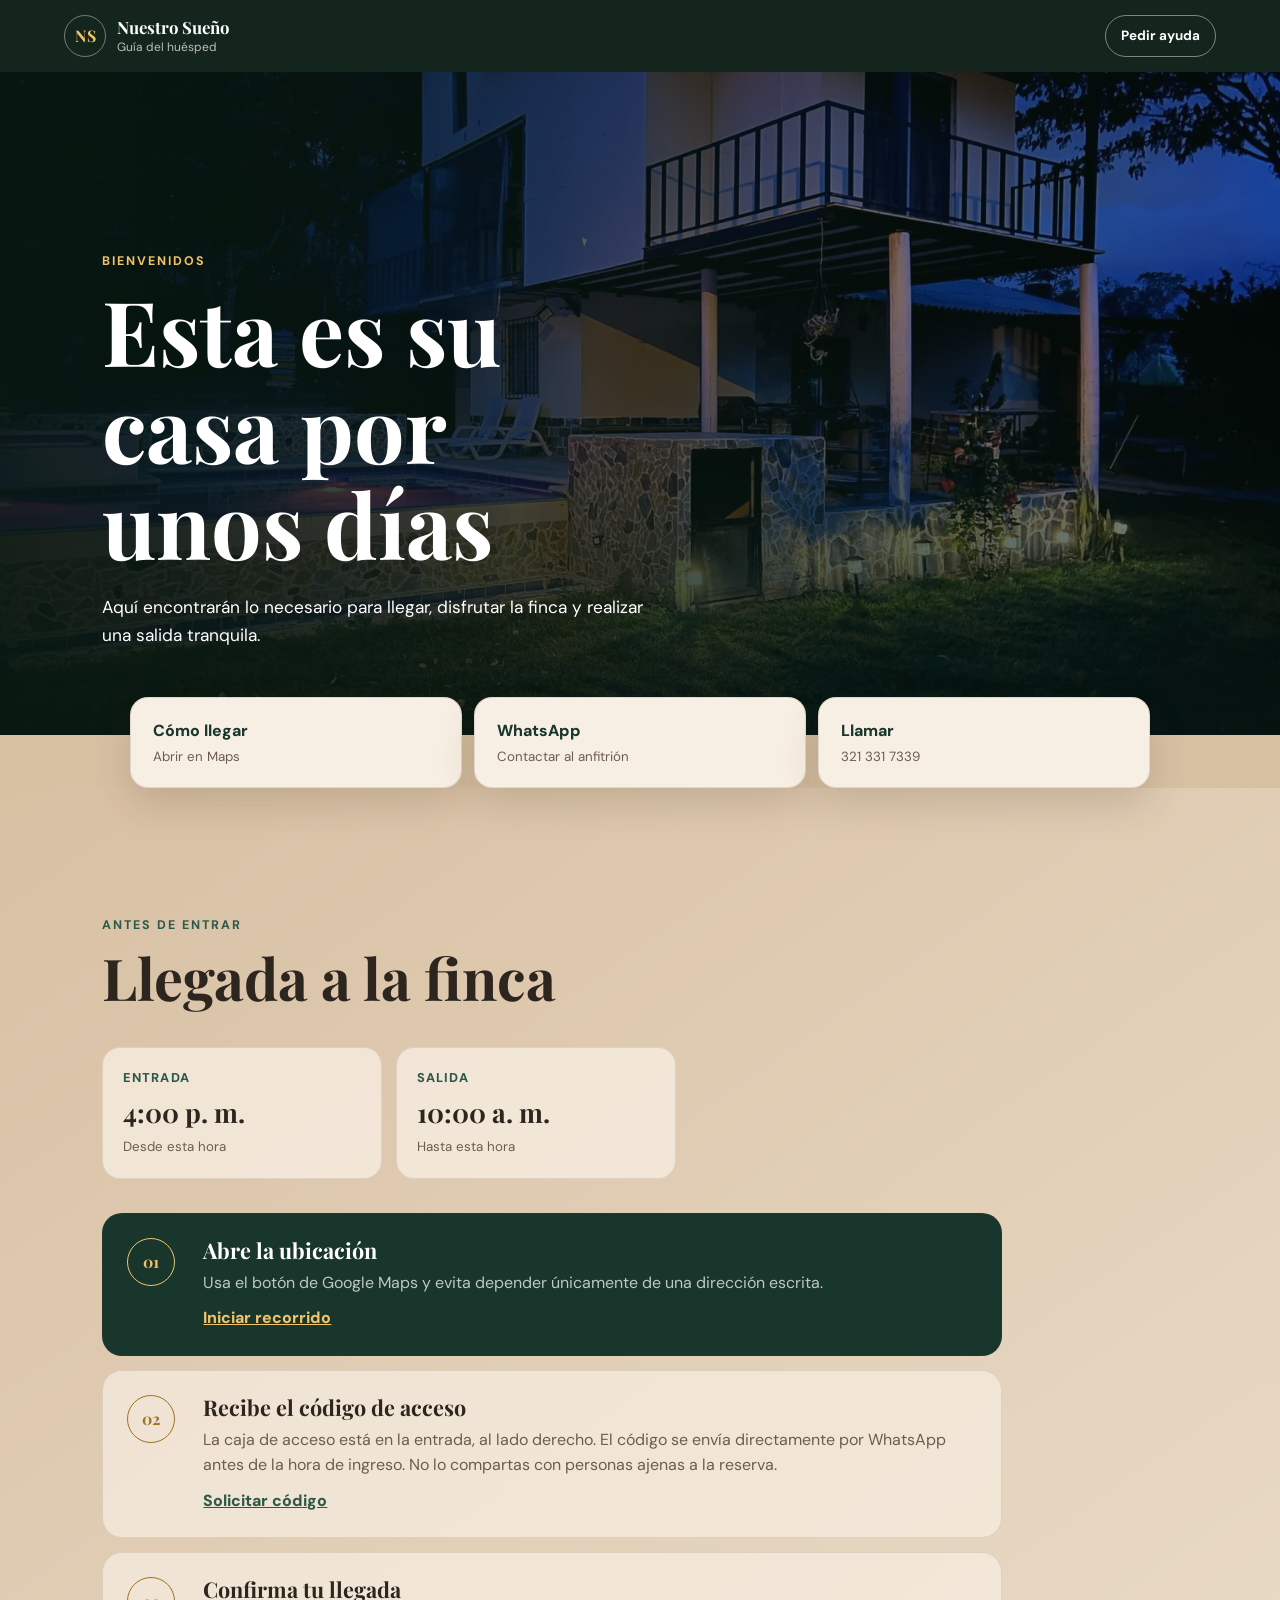
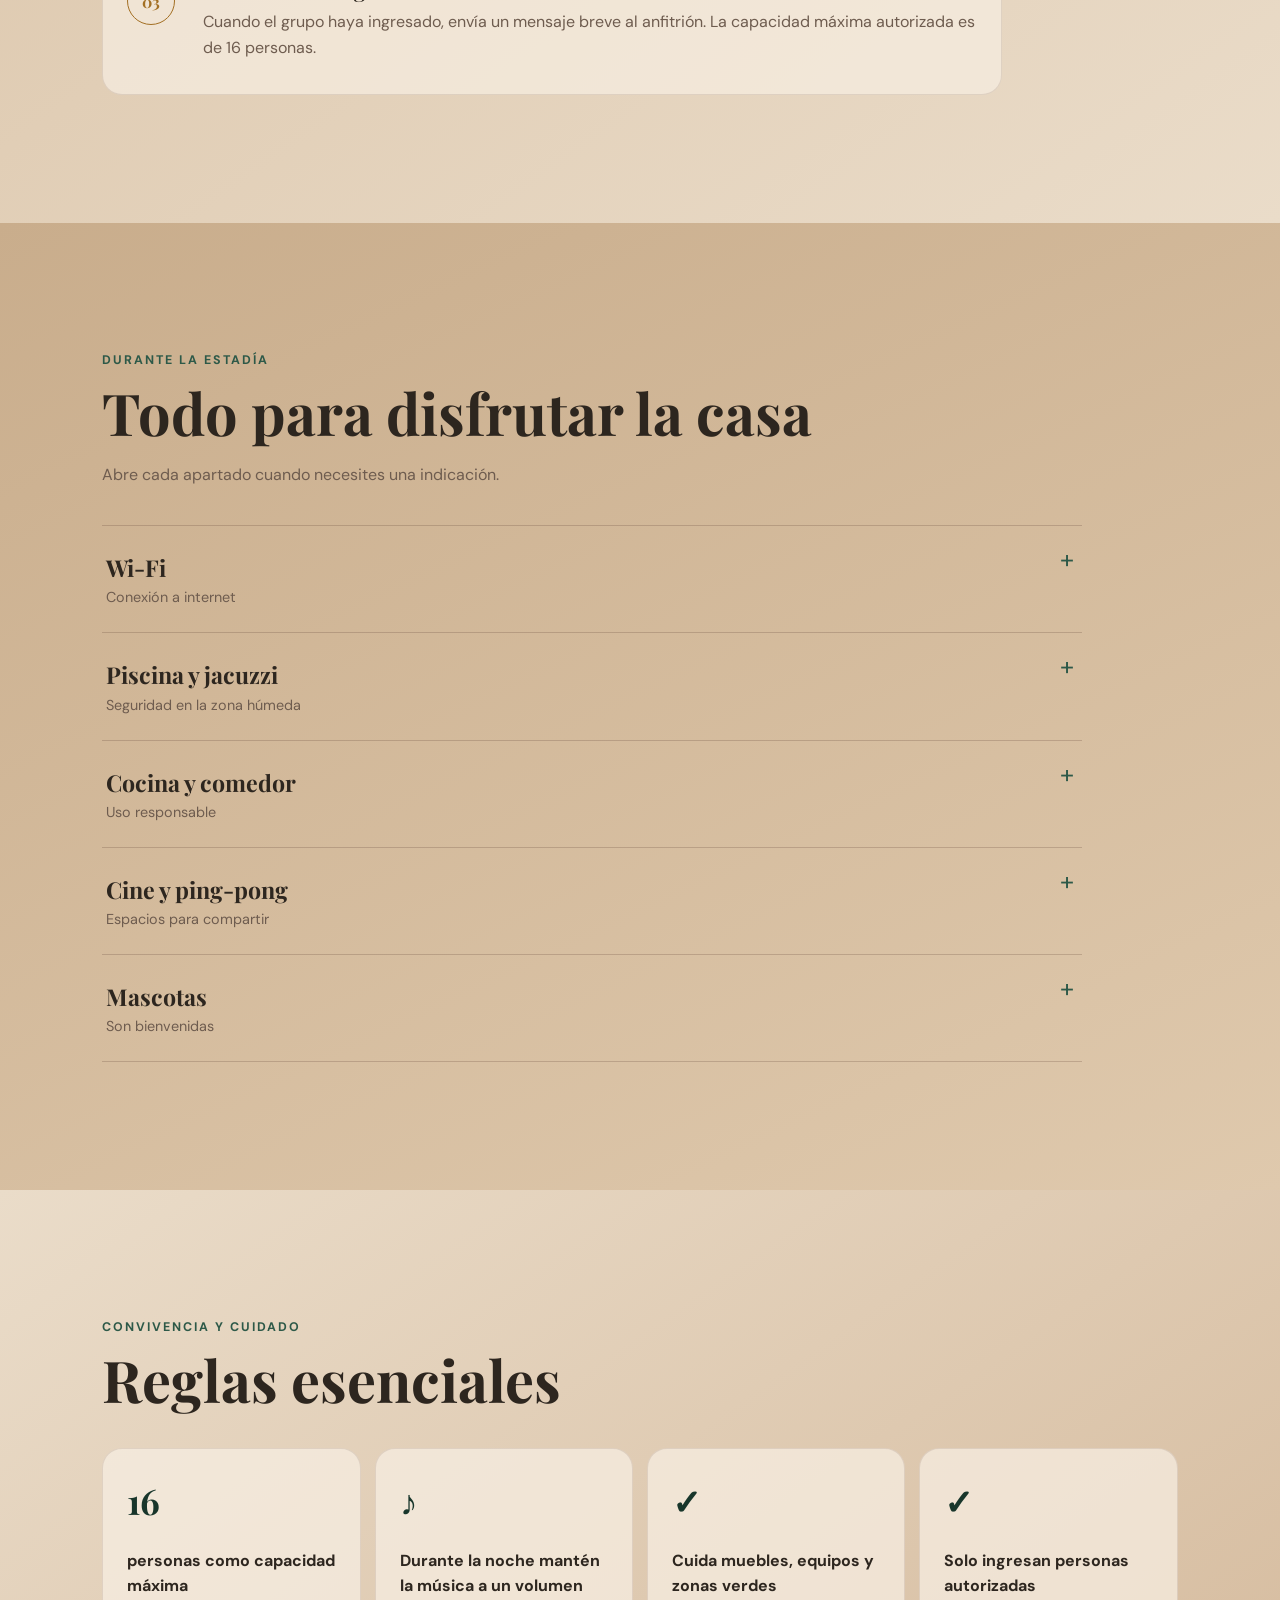
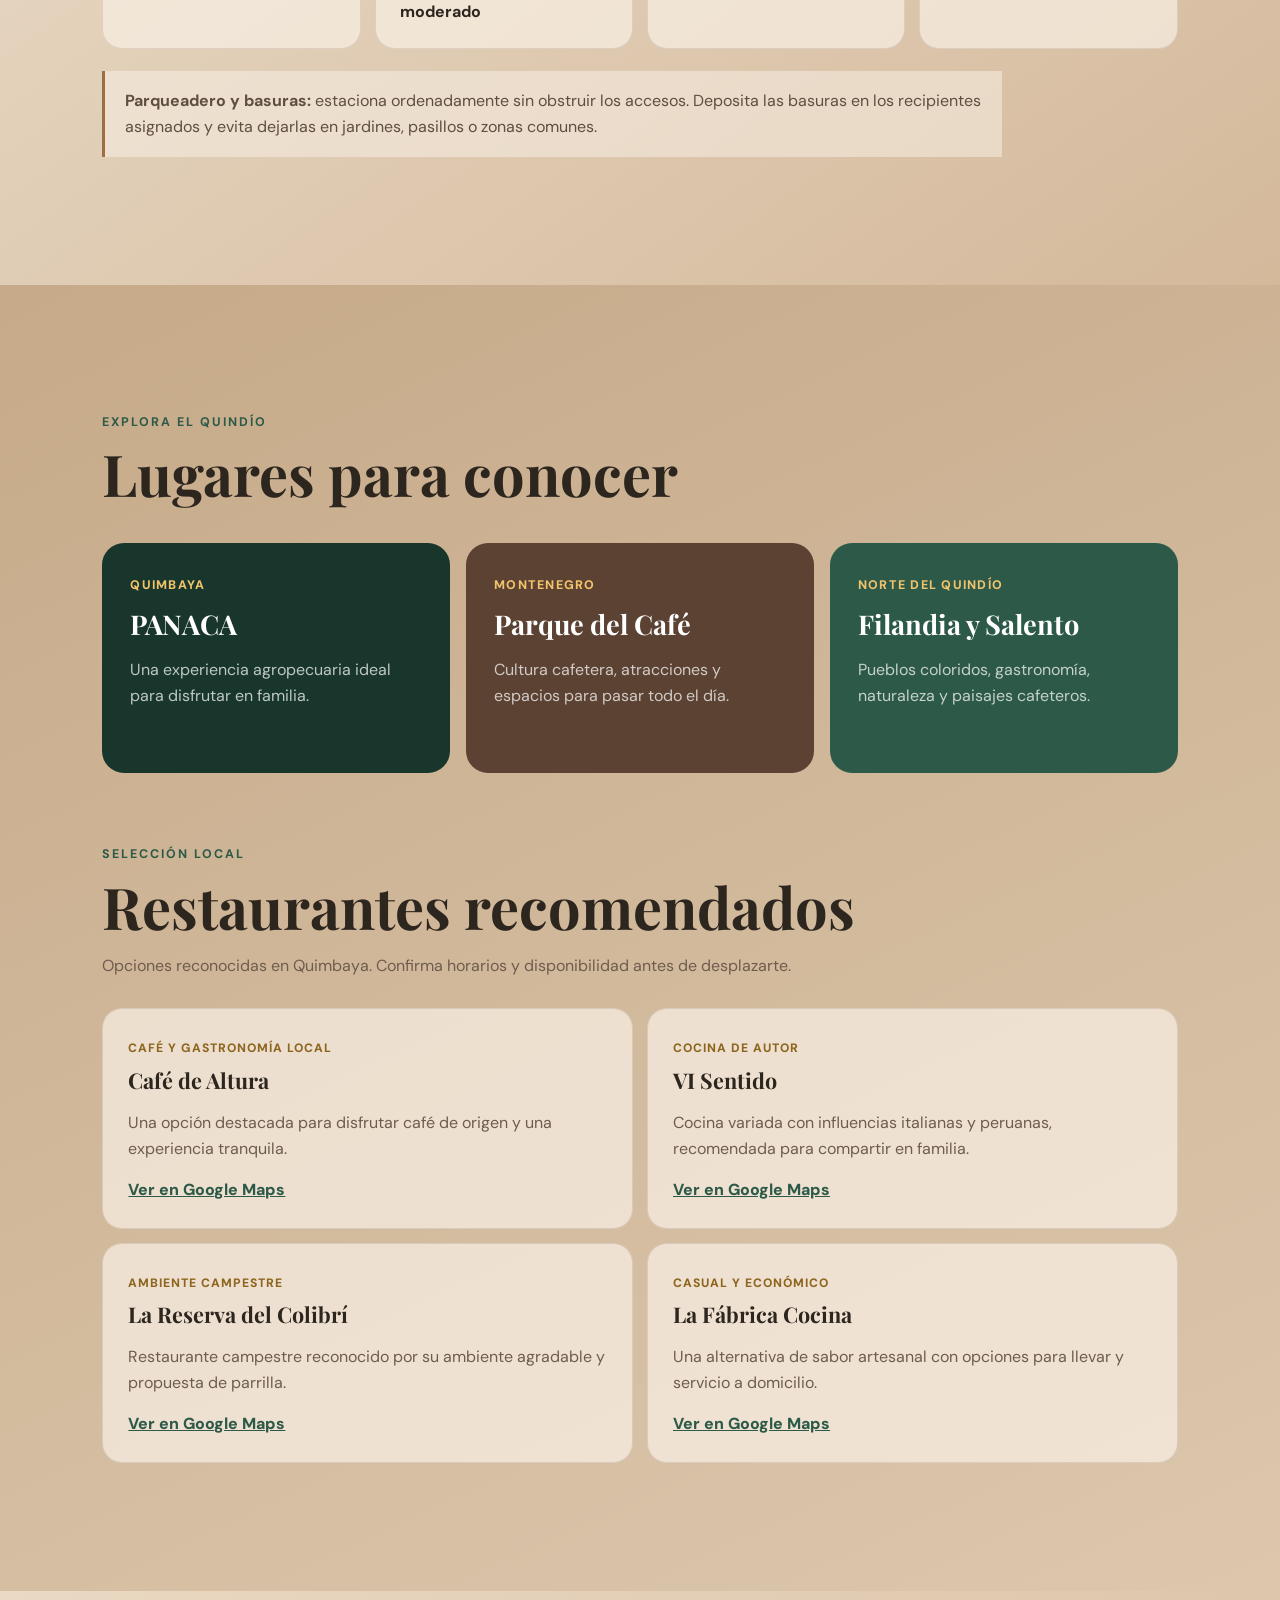
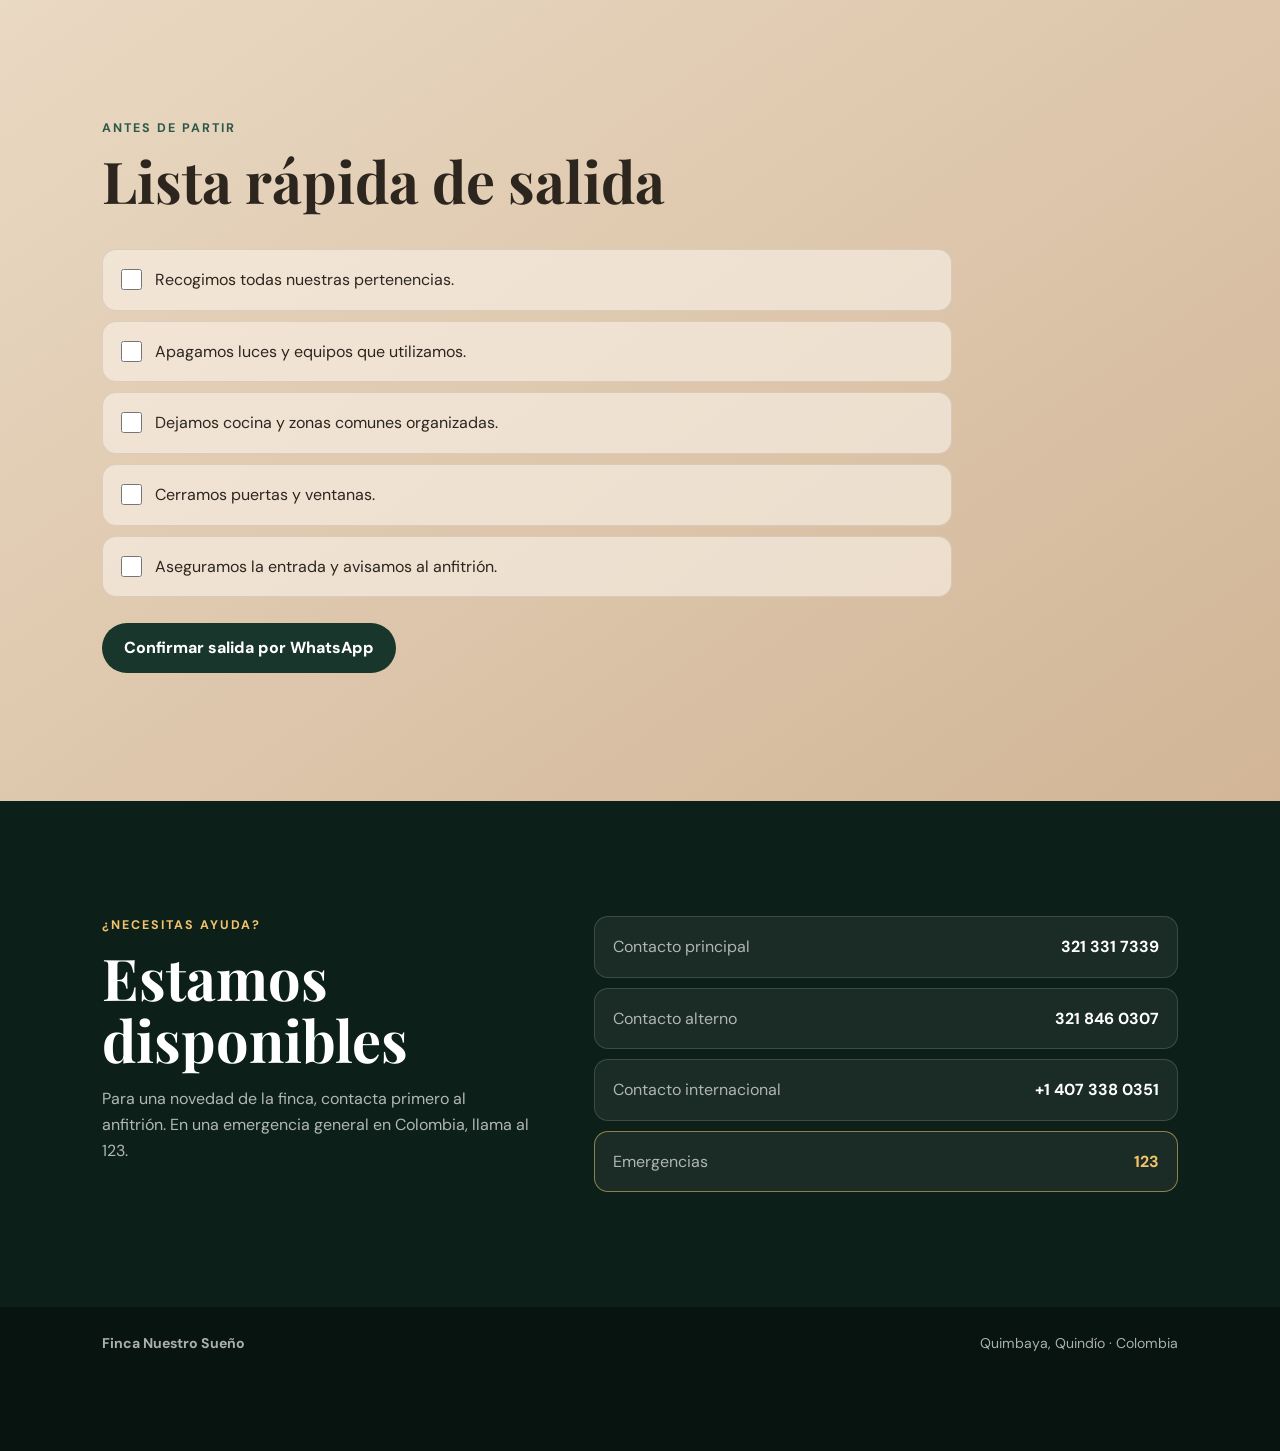
<file: finca-nuestro-sueno/guia/index.html>
<!doctype html>
<html lang="es">
  <head>
    <meta charset="UTF-8" />
    <meta name="viewport" content="width=device-width, initial-scale=1.0" />
    <meta name="robots" content="noindex, nofollow" />
    <meta name="description" content="Guía para huéspedes de Finca Nuestro Sueño en Quimbaya, Quindío." />
    <meta name="theme-color" content="#18362b" />
    <title>Guía del huésped | Finca Nuestro Sueño</title>
    <link rel="preconnect" href="https://fonts.googleapis.com" />
    <link rel="preconnect" href="https://fonts.gstatic.com" crossorigin />
    <link href="https://fonts.googleapis.com/css2?family=DM+Sans:wght@400;500;600;700&family=Playfair+Display:wght@600;700&display=swap" rel="stylesheet" />
    <link rel="icon" type="image/svg+xml" href="data:image/svg+xml,%3Csvg xmlns='http://www.w3.org/2000/svg' viewBox='0 0 64 64'%3E%3Crect width='64' height='64' rx='16' fill='%2318362b'/%3E%3Cpath d='M13 39c10-1 15-10 19-22 3 11 8 20 19 22-7 1-13 5-19 10-6-5-12-9-19-10Z' fill='%23f1c36b'/%3E%3C/svg%3E" />
    <link rel="stylesheet" href="./guide.css" />
  </head>
  <body>
    <header class="topbar">
      <a class="brand" href="#inicio" aria-label="Ir al inicio de la guía">
        <span class="brand-mark">NS</span>
        <span><strong>Nuestro Sueño</strong><small>Guía del huésped</small></span>
      </a>
      <a class="help-link" href="https://wa.me/573213317339?text=Hola%2C%20necesito%20ayuda%20durante%20mi%20estad%C3%ADa%20en%20Finca%20Nuestro%20Sue%C3%B1o." target="_blank" rel="noopener">Pedir ayuda</a>
    </header>

    <main>
      <section class="welcome" id="inicio">
        <img src="../assets/portada-noche.webp" alt="Finca Nuestro Sueño iluminada junto a la piscina" />
        <div class="welcome-shade"></div>
        <div class="welcome-copy">
          <p class="eyebrow">Bienvenidos</p>
          <h1>Esta es su casa por unos días</h1>
          <p>Aquí encontrarán lo necesario para llegar, disfrutar la finca y realizar una salida tranquila.</p>
        </div>
      </section>

      <section class="quick-actions" aria-label="Acciones rápidas">
        <a href="https://maps.app.goo.gl/s5jWgR7J7o9FWoCL9" target="_blank" rel="noopener"><span>Cómo llegar</span><small>Abrir en Maps</small></a>
        <a href="https://wa.me/573213317339?text=Hola%2C%20soy%20hu%C3%A9sped%20de%20Finca%20Nuestro%20Sue%C3%B1o." target="_blank" rel="noopener"><span>WhatsApp</span><small>Contactar al anfitrión</small></a>
        <a href="tel:+573213317339"><span>Llamar</span><small>321 331 7339</small></a>
      </section>

      <section class="content-section arrival" id="llegada">
        <div class="section-heading">
          <p class="eyebrow dark">Antes de entrar</p>
          <h2>Llegada a la finca</h2>
        </div>
        <div class="time-grid">
          <article><span>Entrada</span><strong>4:00 p. m.</strong><small>Desde esta hora</small></article>
          <article><span>Salida</span><strong>10:00 a. m.</strong><small>Hasta esta hora</small></article>
        </div>
        <div class="info-card accent-card">
          <span class="step-number">01</span>
          <div><h3>Abre la ubicación</h3><p>Usa el botón de Google Maps y evita depender únicamente de una dirección escrita.</p><a href="https://maps.app.goo.gl/s5jWgR7J7o9FWoCL9" target="_blank" rel="noopener">Iniciar recorrido</a></div>
        </div>
        <div class="info-card">
          <span class="step-number">02</span>
          <div><h3>Recibe el código de acceso</h3><p>La caja de acceso está en la entrada, al lado derecho. El código se envía directamente por WhatsApp antes de la hora de ingreso. No lo compartas con personas ajenas a la reserva.</p><a href="https://wa.me/573213317339?text=Hola%2C%20quisiera%20confirmar%20el%20c%C3%B3digo%20de%20acceso%20a%20Finca%20Nuestro%20Sue%C3%B1o." target="_blank" rel="noopener">Solicitar código</a></div>
        </div>
        <div class="info-card">
          <span class="step-number">03</span>
          <div><h3>Confirma tu llegada</h3><p>Cuando el grupo haya ingresado, envía un mensaje breve al anfitrión. La capacidad máxima autorizada es de 16 personas.</p></div>
        </div>
      </section>

      <section class="content-section house" id="casa">
        <div class="section-heading">
          <p class="eyebrow dark">Durante la estadía</p>
          <h2>Todo para disfrutar la casa</h2>
          <p>Abre cada apartado cuando necesites una indicación.</p>
        </div>

        <div class="details-list">
          <details>
            <summary><span>Wi‑Fi</span><small>Conexión a internet</small></summary>
            <div class="details-content">
              <div class="wifi-credentials">
                <div><span>Nombre de la red</span><strong>NUESTRO SUEÑO</strong></div>
                <div><span>Contraseña</span><strong>Se envía directamente al huésped</strong></div>
              </div>
              <a class="inline-button" href="https://wa.me/573213317339?text=Hola%2C%20soy%20hu%C3%A9sped%20de%20Finca%20Nuestro%20Sue%C3%B1o.%20%C2%BFMe%20comparten%20la%20contrase%C3%B1a%20del%20Wi-Fi%3F" target="_blank" rel="noopener">Solicitar contraseña</a>
            </div>
          </details>

          <details>
            <summary><span>Piscina y jacuzzi</span><small>Seguridad en la zona húmeda</small></summary>
            <div class="details-content">
              <ul>
                <li>Los menores deben permanecer acompañados por un adulto.</li>
                <li>Evita correr alrededor de la piscina y el jacuzzi.</li>
                <li>No ingreses recipientes de vidrio a la zona húmeda.</li>
                <li>Antes de usar la piscina o el jacuzzi, avisa al contacto de la finca.</li>
                <li>Comunica inmediatamente cualquier falla al anfitrión.</li>
              </ul>
              <a class="inline-button" href="https://wa.me/573213317339?text=Hola%2C%20vamos%20a%20utilizar%20la%20piscina%20o%20el%20jacuzzi%20de%20Finca%20Nuestro%20Sue%C3%B1o." target="_blank" rel="noopener">Avisar por WhatsApp</a>
            </div>
          </details>

          <details>
            <summary><span>Cocina y comedor</span><small>Uso responsable</small></summary>
            <div class="details-content">
              <p>La cocina está equipada para el grupo. Al terminar, apaga los equipos utilizados, deja los utensilios organizados y evita dejar alimentos descubiertos.</p>
            </div>
          </details>

          <details>
            <summary><span>Cine y ping-pong</span><small>Espacios para compartir</small></summary>
            <div class="details-content">
              <p>Disfruta los equipos y devuelve controles, raquetas, pelotas y accesorios al lugar donde los encontraste. Si necesitas ayuda para preparar el cine, comunícate con el contacto de la finca.</p>
            </div>
          </details>

          <details>
            <summary><span>Mascotas</span><small>Son bienvenidas</small></summary>
            <div class="details-content">
              <p>Mantén a tu mascota cuidada y supervisada, recoge siempre sus necesidades y protege los muebles, jardines y zonas comunes. Si es una mascota pequeña, presta especial atención para evitar que salga por la reja.</p>
            </div>
          </details>
        </div>
      </section>

      <section class="content-section rules" id="normas">
        <div class="section-heading">
          <p class="eyebrow dark">Convivencia y cuidado</p>
          <h2>Reglas esenciales</h2>
        </div>
        <div class="rules-grid">
          <article><strong>16</strong><span>personas como capacidad máxima</span></article>
          <article><strong>♪</strong><span>Durante la noche mantén la música a un volumen moderado</span></article>
          <article><strong>✓</strong><span>Cuida muebles, equipos y zonas verdes</span></article>
          <article><strong>✓</strong><span>Solo ingresan personas autorizadas</span></article>
        </div>
        <p class="editable-note"><strong>Parqueadero y basuras:</strong> estaciona ordenadamente sin obstruir los accesos. Deposita las basuras en los recipientes asignados y evita dejarlas en jardines, pasillos o zonas comunes.</p>
      </section>

      <section class="content-section nearby" id="cerca">
        <div class="section-heading">
          <p class="eyebrow dark">Explora el Quindío</p>
          <h2>Lugares para conocer</h2>
        </div>
        <div class="place-grid">
          <article><span>Quimbaya</span><h3>PANACA</h3><p>Una experiencia agropecuaria ideal para disfrutar en familia.</p></article>
          <article><span>Montenegro</span><h3>Parque del Café</h3><p>Cultura cafetera, atracciones y espacios para pasar todo el día.</p></article>
          <article><span>Norte del Quindío</span><h3>Filandia y Salento</h3><p>Pueblos coloridos, gastronomía, naturaleza y paisajes cafeteros.</p></article>
        </div>
        <div class="restaurant-heading">
          <p class="eyebrow dark">Selección local</p>
          <h2>Restaurantes recomendados</h2>
          <p>Opciones reconocidas en Quimbaya. Confirma horarios y disponibilidad antes de desplazarte.</p>
        </div>
        <div class="restaurant-grid">
          <article><span>Café y gastronomía local</span><h3>Café de Altura</h3><p>Una opción destacada para disfrutar café de origen y una experiencia tranquila.</p><a href="https://www.google.com/maps/search/?api=1&amp;query=Cafe+de+Altura+Quimbaya+Quindio" target="_blank" rel="noopener">Ver en Google Maps</a></article>
          <article><span>Cocina de autor</span><h3>VI Sentido</h3><p>Cocina variada con influencias italianas y peruanas, recomendada para compartir en familia.</p><a href="https://www.google.com/maps/search/?api=1&amp;query=VI+Sentido+Cocina+de+Autor+Quimbaya+Quindio" target="_blank" rel="noopener">Ver en Google Maps</a></article>
          <article><span>Ambiente campestre</span><h3>La Reserva del Colibrí</h3><p>Restaurante campestre reconocido por su ambiente agradable y propuesta de parrilla.</p><a href="https://www.google.com/maps/search/?api=1&amp;query=Restaurante+La+Reserva+del+Colibri+Quimbaya+Quindio" target="_blank" rel="noopener">Ver en Google Maps</a></article>
          <article><span>Casual y económico</span><h3>La Fábrica Cocina</h3><p>Una alternativa de sabor artesanal con opciones para llevar y servicio a domicilio.</p><a href="https://www.google.com/maps/search/?api=1&amp;query=La+Fabrica+Cocina+Quimbaya+Quindio" target="_blank" rel="noopener">Ver en Google Maps</a></article>
        </div>
      </section>

      <section class="content-section departure" id="salida">
        <div class="section-heading">
          <p class="eyebrow dark">Antes de partir</p>
          <h2>Lista rápida de salida</h2>
        </div>
        <div class="checklist">
          <label><input type="checkbox" /> <span>Recogimos todas nuestras pertenencias.</span></label>
          <label><input type="checkbox" /> <span>Apagamos luces y equipos que utilizamos.</span></label>
          <label><input type="checkbox" /> <span>Dejamos cocina y zonas comunes organizadas.</span></label>
          <label><input type="checkbox" /> <span>Cerramos puertas y ventanas.</span></label>
          <label><input type="checkbox" /> <span>Aseguramos la entrada y avisamos al anfitrión.</span></label>
        </div>
        <a class="primary-button" href="https://wa.me/573213317339?text=Hola%2C%20ya%20realizamos%20la%20salida%20de%20Finca%20Nuestro%20Sue%C3%B1o.%20Muchas%20gracias." target="_blank" rel="noopener">Confirmar salida por WhatsApp</a>
      </section>

      <section class="emergency" id="ayuda">
        <div>
          <p class="eyebrow">¿Necesitas ayuda?</p>
          <h2>Estamos disponibles</h2>
          <p>Para una novedad de la finca, contacta primero al anfitrión. En una emergencia general en Colombia, llama al 123.</p>
        </div>
        <div class="contact-list">
          <a href="tel:+573213317339"><span>Contacto principal</span><strong>321 331 7339</strong></a>
          <a href="tel:+573218460307"><span>Contacto alterno</span><strong>321 846 0307</strong></a>
          <a href="tel:+14073380351"><span>Contacto internacional</span><strong>+1 407 338 0351</strong></a>
          <a class="emergency-call" href="tel:123"><span>Emergencias</span><strong>123</strong></a>
        </div>
      </section>
    </main>

    <footer>
      <strong>Finca Nuestro Sueño</strong>
      <span>Quimbaya, Quindío · Colombia</span>
    </footer>

    <nav class="bottom-nav" aria-label="Navegación de la guía">
      <a href="#inicio" data-section="inicio"><span>Inicio</span></a>
      <a href="#llegada" data-section="llegada"><span>Llegada</span></a>
      <a href="#casa" data-section="casa"><span>La casa</span></a>
      <a href="#salida" data-section="salida"><span>Salida</span></a>
      <a href="#ayuda" data-section="ayuda"><span>Ayuda</span></a>
    </nav>
    <script src="./guide.js"></script>
  </body>
</html>
</file>
<file: finca-nuestro-sueno/styles.css>
:root {
  --forest: #18362b;
  --forest-deep: #0c1f18;
  --leaf: #2d5948;
  --gold: #f1c36b;
  --cream: #eadcc9;
  --latte: #d8c0a3;
  --almond: #f0e3d2;
  --caramel: #b78e66;
  --mocha: #5b4233;
  --espresso: #34251f;
  --white: #fff;
  --ink: #2d261f;
}

* { box-sizing: border-box; }
html { scroll-behavior: smooth; }
body {
  margin: 0;
  color: var(--ink);
  background: var(--latte);
  font-family: "DM Sans", sans-serif;
  font-size: 16px;
  line-height: 1.65;
}
a { color: inherit; }
img { display: block; width: 100%; }

.site-header {
  position: fixed;
  z-index: 20;
  top: 0;
  left: 0;
  right: 0;
  display: flex;
  align-items: center;
  justify-content: space-between;
  gap: 24px;
  padding: 16px clamp(20px, 5vw, 72px);
  color: var(--white);
  background: rgba(8, 27, 20, .94);
  box-shadow: 0 8px 28px rgba(0,0,0,.16);
  backdrop-filter: blur(14px);
}
.brand { display: flex; align-items: center; gap: 12px; text-decoration: none; }
.brand-mark {
  display: grid;
  width: 42px;
  height: 42px;
  place-items: center;
  border: 1px solid rgba(255,255,255,.45);
  border-radius: 50%;
  color: var(--gold);
  font-family: "Playfair Display", serif;
  font-weight: 700;
}
.brand strong, .brand small { display: block; }
.brand strong { font-family: "Playfair Display", serif; font-size: 1.08rem; }
.brand small { font-size: .74rem; opacity: .76; }
nav { display: flex; gap: 8px; }
nav a { padding: 8px 11px; border-radius: 999px; font-size: .88rem; font-weight: 600; text-decoration: none; transition: color .2s ease, background .2s ease; }
nav a:hover, nav a[aria-current="page"] { color: var(--forest-deep); background: var(--gold); }
.header-cta { padding: 10px 18px; border: 1px solid rgba(255,255,255,.6); border-radius: 999px; font-size: .88rem; font-weight: 700; text-decoration: none; }
.nav-toggle { display: none; width: 44px; height: 44px; padding: 10px; border: 1px solid rgba(255,255,255,.34); border-radius: 12px; background: transparent; cursor: pointer; }
.nav-toggle span { display: block; height: 2px; margin: 5px 0; border-radius: 2px; background: var(--white); transition: transform .2s ease, opacity .2s ease; }

.tabbed-site section[data-page]:not(.active-page) { display: none; }
.tabbed-site section.active-page { animation: page-enter .38s ease both; }
@keyframes page-enter {
  from { opacity: 0; transform: translateY(8px); }
  to { opacity: 1; transform: translateY(0); }
}

.hero { position: relative; min-height: 100svh; color: var(--white); overflow: hidden; }
.hero > img { position: absolute; inset: 0; height: 100%; object-fit: cover; }
.hero-shade { position: absolute; inset: 0; background: linear-gradient(90deg, rgba(6,18,13,.88) 0%, rgba(6,18,13,.48) 52%, rgba(6,18,13,.12) 100%), linear-gradient(0deg, rgba(4,15,10,.65), transparent 42%); }
.hero-content { position: relative; z-index: 2; max-width: 760px; padding: clamp(170px, 25vh, 250px) clamp(24px, 8vw, 120px) 150px; }
.eyebrow { margin: 0 0 14px; color: var(--gold); font-size: .78rem; font-weight: 700; letter-spacing: .16em; text-transform: uppercase; }
.eyebrow.dark { color: var(--leaf); }
h1, h2 { margin: 0; font-family: "Playfair Display", serif; line-height: 1.06; }
h1 { max-width: 700px; font-size: clamp(3.2rem, 7vw, 6.8rem); }
h2 { font-size: clamp(2.25rem, 4vw, 4rem); }
.hero-copy { max-width: 610px; margin: 26px 0 32px; font-size: clamp(1.05rem, 2vw, 1.35rem); }
.hero-actions { display: flex; flex-wrap: wrap; gap: 14px; }
.button { display: inline-flex; align-items: center; justify-content: center; min-height: 50px; padding: 12px 22px; border-radius: 999px; font-weight: 700; text-decoration: none; }
.button.primary, .button.gold { background: var(--gold); color: var(--forest-deep); }
.button.secondary { border: 1px solid rgba(255,255,255,.6); background: rgba(255,255,255,.08); backdrop-filter: blur(8px); }
.hero-facts { position: absolute; z-index: 3; right: clamp(20px, 6vw, 90px); bottom: 38px; display: flex; gap: 34px; padding: 18px 24px; border: 1px solid rgba(255,255,255,.28); border-radius: 20px; background: rgba(8,25,18,.58); backdrop-filter: blur(12px); }
.hero-facts span { font-size: .82rem; }
.hero-facts strong { display: block; font-family: "Playfair Display", serif; font-size: 1.55rem; color: var(--gold); }

.intro {
  position: relative;
  display: grid;
  grid-template-columns: 1fr .86fr;
  gap: clamp(50px, 8vw, 120px);
  align-items: center;
  padding: clamp(110px, 13vw, 175px) clamp(24px, 8vw, 120px) clamp(90px, 11vw, 150px);
  background:
    radial-gradient(circle at 82% 22%, rgba(255,255,255,.38), transparent 31%),
    linear-gradient(145deg, #d2b89a 0%, #eadcc9 48%, #dfc9ad 100%);
}
.intro::before {
  content: "";
  position: absolute;
  top: 0;
  left: 0;
  right: 0;
  height: 96px;
  background: linear-gradient(180deg, rgba(12,31,24,.82) 0%, rgba(91,66,51,.42) 42%, transparent 100%);
  pointer-events: none;
}
.intro-copy > p:not(.eyebrow) { max-width: 670px; margin: 26px 0; font-size: 1.08rem; }
.feature-list { display: grid; grid-template-columns: 1fr 1fr; gap: 12px 24px; padding: 0; list-style: none; }
.feature-list li { padding: 13px 0; border-bottom: 1px solid rgba(24,54,43,.18); font-weight: 600; }
.feature-list li::before { content: "✦"; margin-right: 9px; color: #b2761e; }
.intro-image { margin: 0; }
.intro-image img { aspect-ratio: 4 / 5; object-fit: cover; border-radius: 170px 170px 18px 18px; box-shadow: 0 30px 70px rgba(64,43,29,.26); }
.intro-image figcaption { margin-top: 12px; color: #53635d; font-size: .86rem; text-align: center; }

.contact-band { display: grid; grid-template-columns: 1.25fr .75fr; gap: 50px; align-items: center; padding: clamp(70px, 9vw, 120px) clamp(24px, 8vw, 120px); color: var(--white); background: var(--forest); }
.contact-band h2 { max-width: 680px; }
.contact-band p { max-width: 600px; }
.contact-actions { display: flex; flex-direction: column; align-items: flex-start; gap: 16px; }
.contact-actions p { margin: 0; color: rgba(255,255,255,.74); font-size: .92rem; }
.contact-actions p a { color: var(--white); }
footer { display: flex; justify-content: space-between; gap: 20px; padding: 24px clamp(24px, 8vw, 120px); color: rgba(255,255,255,.72); background: var(--forest-deep); font-size: .88rem; }

.section-shell { padding: clamp(80px, 10vw, 140px) clamp(24px, 8vw, 120px); }
.rooms {
  background:
    radial-gradient(circle at 8% 20%, rgba(255,255,255,.28), transparent 25%),
    linear-gradient(180deg, #d5bda0 0%, #cbae8d 100%);
}
.section-heading { display: grid; grid-template-columns: 1.25fr .75fr; gap: 50px; align-items: end; margin-bottom: 54px; }
.section-heading > p { margin: 0; color: #5c4b3f; font-size: 1.05rem; }
.room-grid { display: grid; grid-template-columns: 1.2fr 1fr 1fr; gap: 22px; }
.room-card { overflow: hidden; border: 1px solid rgba(91,66,51,.12); border-radius: 24px; background: var(--almond); box-shadow: 0 18px 45px rgba(67,44,29,.14); }
.room-card img { height: 300px; object-fit: cover; }
.featured-room img { height: 360px; }
.room-card div { padding: 24px; }
.room-card span { color: #8d651f; font-size: .76rem; font-weight: 700; letter-spacing: .1em; text-transform: uppercase; }
.room-card h3, .experience-items h3 { margin: 8px 0 8px; font-family: "Playfair Display", serif; font-size: 1.45rem; line-height: 1.2; }
.room-card p, .experience-items p { margin: 0; color: #67584d; }
.room-note { margin: 28px 0 0; padding: 18px 22px; border-left: 3px solid #96683f; background: rgba(240,227,210,.54); }
.spaces-index { display: flex; flex-wrap: wrap; gap: 10px; margin-bottom: 38px; }
.spaces-index a { padding: 10px 18px; border: 1px solid #9a7959; border-radius: 999px; color: var(--forest); background: rgba(240,227,210,.6); text-decoration: none; font-weight: 600; font-size: .9rem; }
.space-group-heading { margin: 58px 0 26px; scroll-margin-top: 110px; }
.space-group-heading h3 { margin: 0; font: 600 clamp(1.7rem, 3vw, 2.7rem)/1.15 "Playfair Display", serif; }
.space-group-heading p:not(.eyebrow) { margin: 12px 0 0; color: var(--mocha); }
.space-grid { display: grid; grid-template-columns: repeat(3, minmax(0, 1fr)); gap: 22px; }
.space-grid .room-card img { height: 260px; }
.cinema-card { display: flex; flex-direction: column; align-items: flex-start; justify-content: center; padding: 32px; border-radius: 24px; color: white; background: linear-gradient(145deg, #2d5948, #0c1f18); }
.cinema-card h3 { margin: 0; font: 600 2rem/1.2 "Playfair Display", serif; }
.cinema-card p { color: rgba(255,255,255,.76); }
.cinema-card .button { margin-top: 12px; }

.experiences { display: grid; grid-template-columns: 1fr 1fr; min-height: 760px; color: var(--white); background: var(--forest-deep); }
.experience-photo img { height: 100%; object-fit: cover; }
.experience-copy { display: flex; flex-direction: column; justify-content: center; padding: clamp(70px, 9vw, 120px); }
.experience-items { margin-top: 48px; }
.experience-items article { display: grid; grid-template-columns: 54px 1fr; gap: 16px; padding: 24px 0; border-top: 1px solid rgba(255,255,255,.16); }
.experience-items article > strong { color: var(--gold); font-family: "Playfair Display", serif; font-size: 1.25rem; }
.experience-items h3 { color: var(--white); }
.experience-items p { color: rgba(255,255,255,.65); }

.gallery {
  background:
    radial-gradient(circle at 90% 6%, rgba(255,255,255,.2), transparent 28%),
    linear-gradient(160deg, #c6aa89 0%, #dcc7ad 55%, #cbb091 100%);
}
.gallery-grid { display: grid; grid-template-columns: repeat(4, 1fr); grid-auto-rows: 250px; gap: 12px; }
.gallery-grid figure { margin: 0; overflow: hidden; border-radius: 16px; }
.gallery-grid img { height: 100%; object-fit: cover; transition: transform .5s ease; }
.gallery-grid figure:hover img { transform: scale(1.035); }
.gallery-wide { grid-column: span 2; }
.gallery-tall { grid-row: span 2; }
.gallery-filters { display: flex; flex-wrap: wrap; gap: 10px; }
.gallery-filters button { padding: 10px 18px; border: 1px solid #9a7959; border-radius: 999px; color: var(--forest); background: rgba(240,227,210,.6); font: inherit; cursor: pointer; }
.gallery-filters button[aria-pressed="true"] { color: var(--white); background: var(--forest); border-color: var(--forest); }
.gallery-hint { color: var(--mocha); font-size: .85rem; margin: 14px 0 26px; }
.curated-gallery { grid-template-columns: repeat(3, 1fr); grid-auto-rows: 300px; gap: 18px; }
.gallery-photo { position: relative; padding: 0; overflow: hidden; border: 0; border-radius: 20px; background: var(--forest); cursor: zoom-in; text-align: left; }
.gallery-photo[hidden] { display: none; }
.gallery-photo img { height: 100%; object-fit: cover; }
.gallery-photo span { position: absolute; bottom: 0; left: 0; right: 0; padding: 40px 18px 18px; color: white; background: linear-gradient(transparent, rgba(8,27,20,.86)); font: 600 .88rem "DM Sans", sans-serif; }
.photo-viewer { width: min(1050px, 94vw); max-height: 94svh; padding: 20px; border: 1px solid #8f7359; border-radius: 20px; color: var(--white); background: var(--forest-deep); }
.photo-viewer::backdrop { background: rgba(0,0,0,.87); }
.photo-viewer > img { height: min(72svh, 760px); object-fit: contain; }
.viewer-close { position: absolute; top: 12px; right: 12px; width: 44px; height: 44px; border: 0; border-radius: 50%; background: var(--gold); color: var(--forest); font-size: 30px; cursor: pointer; }
.viewer-controls { display: flex; align-items: center; justify-content: space-between; gap: 14px; }
.viewer-controls p { text-align: center; font-size: .88rem; }
.viewer-controls button { min-width: 44px; min-height: 44px; border: 1px solid #8f7359; border-radius: 50%; color: var(--gold); background: transparent; font-size: 24px; cursor: pointer; }
.coffee-views { display: flex; gap: 10px; margin: 16px 0 24px; }
.coffee-views button { width: 62px; height: 76px; padding: 0; overflow: hidden; border: 2px solid transparent; border-radius: 10px; cursor: pointer; }
.coffee-views button[aria-pressed="true"] { border-color: var(--forest); }
.coffee-views img { height: 100%; object-fit: cover; }
.product-image-wrap .coffee-main-photo { object-fit: contain; background: #dfccb4; }
button:focus-visible, a:focus-visible { outline: 3px solid var(--gold); outline-offset: 4px; }

.location { display: grid; grid-template-columns: 1fr 1fr; min-height: 580px; }
.location-panel { display: flex; flex-direction: column; align-items: flex-start; justify-content: center; padding: clamp(70px, 9vw, 120px); background: linear-gradient(145deg, #eadbc7, #d6bda0); }
.location-panel p:not(.eyebrow) { max-width: 590px; margin: 24px 0 30px; }
.map-button { background: var(--forest); color: var(--white); }
.location-visual { display: flex; flex-direction: column; justify-content: flex-end; padding: 70px; color: var(--white); background: linear-gradient(150deg, rgba(11,40,29,.15), rgba(11,40,29,.88)), url("./assets/finca-dia.webp") center/cover; }
.location-visual span { font-family: "Playfair Display", serif; font-size: clamp(3rem, 7vw, 6rem); line-height: 1; }
.location-visual small { margin-top: 10px; font-size: 1rem; letter-spacing: .16em; text-transform: uppercase; }

.shop {
  background:
    radial-gradient(circle at 86% 8%, rgba(255,255,255,.32), transparent 25%),
    linear-gradient(145deg, #d9c1a5 0%, #efe1ce 50%, #cfae89 100%);
}
.shop-heading { display: grid; grid-template-columns: 1.2fr .8fr; gap: 50px; align-items: end; margin-bottom: 54px; }
.shop-heading > p { margin: 0; color: #5c4b3f; font-size: 1.05rem; }
.shop-layout { display: grid; grid-template-columns: minmax(0, 1fr) 340px; gap: 28px; align-items: start; }
.product-grid { display: grid; grid-template-columns: repeat(2, minmax(0, 1fr)); gap: 24px; }
.product-card { overflow: hidden; border: 1px solid rgba(91,66,51,.14); border-radius: 26px; background: rgba(248,239,228,.82); box-shadow: 0 22px 48px rgba(67,44,29,.14); }
.product-image-wrap { position: relative; overflow: hidden; }
.product-image-wrap img { aspect-ratio: 3 / 2; object-fit: cover; transition: transform .55s ease; }
.product-card:hover .product-image-wrap img { transform: scale(1.025); }
.product-badge { position: absolute; left: 18px; bottom: 18px; padding: 7px 12px; border-radius: 999px; color: var(--white); background: rgba(12,31,24,.82); backdrop-filter: blur(8px); font-size: .74rem; font-weight: 700; letter-spacing: .04em; }
.product-info { padding: 26px; }
.product-kicker { margin: 0 0 4px; color: #8d651f; font-size: .74rem; font-weight: 700; letter-spacing: .11em; text-transform: uppercase; }
.product-info h3, .order-summary h3 { margin: 0; font-family: "Playfair Display", serif; font-size: 1.65rem; line-height: 1.2; }
.product-description { min-height: 78px; margin: 12px 0 24px; color: #67584d; }
.product-buy-row { display: flex; align-items: center; justify-content: space-between; gap: 18px; padding-top: 20px; border-top: 1px solid rgba(91,66,51,.16); }
.product-price { display: grid; margin: 0; line-height: 1.15; }
.product-price strong { color: var(--forest); font-family: "Playfair Display", serif; font-size: 1.45rem; }
.product-price span { margin-top: 5px; color: #756154; font-size: .76rem; }
.quantity-control { display: grid; grid-template-columns: 38px 48px 38px; align-items: center; overflow: hidden; border: 1px solid #b89b7b; border-radius: 999px; background: #f8efe4; }
.quantity-button { height: 40px; border: 0; color: var(--forest); background: transparent; font: inherit; font-size: 1.3rem; font-weight: 700; cursor: pointer; }
.quantity-button:hover { background: rgba(45,89,72,.1); }
.quantity-input { height: 40px; padding: 0; border: 0; border-radius: 0; background: transparent; font-weight: 700; text-align: center; -moz-appearance: textfield; }
.quantity-input::-webkit-inner-spin-button, .quantity-input::-webkit-outer-spin-button { margin: 0; -webkit-appearance: none; }
.quantity-input:focus { outline: 2px solid rgba(45,89,72,.22); border: 0; }
.order-summary { position: sticky; top: 98px; padding: 30px; border: 1px solid rgba(241,195,107,.28); border-radius: 26px; color: var(--white); background: linear-gradient(150deg, #244638, #0c1f18); box-shadow: 0 24px 52px rgba(38,27,20,.22); }
.order-summary .eyebrow { margin-bottom: 8px; }
.order-lines { min-height: 92px; margin: 24px 0 18px; padding: 18px 0; border-top: 1px solid rgba(255,255,255,.14); border-bottom: 1px solid rgba(255,255,255,.14); }
.empty-order { margin: 0; color: rgba(255,255,255,.64); font-size: .9rem; }
.order-line { display: grid; grid-template-columns: 1fr auto; gap: 12px; padding: 7px 0; font-size: .86rem; }
.order-line strong { color: var(--gold); text-align: right; }
.order-total { display: flex; justify-content: space-between; gap: 18px; margin-bottom: 22px; }
.order-total strong { color: var(--gold); font-family: "Playfair Display", serif; font-size: 1.2rem; }
.order-button { width: 100%; border: 0; color: var(--forest-deep); background: var(--gold); cursor: pointer; }
.order-button:disabled { opacity: .45; cursor: not-allowed; }
.stock-note { margin: 18px 0 0; color: rgba(255,255,255,.67); font-size: .78rem; line-height: 1.55; }
.stock-note strong { color: var(--white); }

.transport {
  display: grid;
  grid-template-columns: .92fr 1.08fr;
  gap: clamp(48px, 8vw, 110px);
  align-items: center;
  min-height: calc(100svh - 84px);
  background:
    radial-gradient(circle at 12% 14%, rgba(255,255,255,.34), transparent 28%),
    linear-gradient(145deg, #d7bea1 0%, #eadbc7 54%, #cbaa87 100%);
}
.transport-intro > p:not(.eyebrow) { max-width: 650px; margin: 26px 0; color: #5c4b3f; font-size: 1.06rem; }
.route-visual { display: grid; grid-template-columns: 18px 1fr 18px; align-items: center; margin: 36px 0 28px; padding: 26px; border: 1px solid rgba(91,66,51,.14); border-radius: 22px; background: rgba(248,239,228,.58); }
.route-point { z-index: 1; width: 18px; height: 18px; border: 4px solid var(--forest); border-radius: 50%; background: var(--gold); }
.route-line { height: 3px; background: repeating-linear-gradient(90deg, var(--forest) 0 10px, transparent 10px 17px); }
.route-visual div { margin-top: 12px; }
.route-visual div:first-of-type { grid-column: 1 / 3; }
.route-visual div:last-of-type { grid-column: 2 / 4; text-align: right; }
.route-visual strong, .route-visual small { display: block; }
.route-visual small { color: #756154; font-size: .76rem; }
.transport-notes { display: grid; gap: 10px; padding: 0; list-style: none; }
.transport-notes li { font-weight: 600; }
.transport-notes li::before { content: "✓"; display: inline-grid; width: 25px; height: 25px; margin-right: 10px; place-items: center; border-radius: 50%; color: var(--white); background: var(--forest); font-size: .78rem; }
.transport-form { padding: clamp(28px, 5vw, 54px); border: 1px solid rgba(91,66,51,.14); border-radius: 28px; background: rgba(240,227,210,.88); box-shadow: 0 24px 58px rgba(67,44,29,.16); }
.form-heading { margin-bottom: 26px; }
.form-heading span { color: #8d651f; font-size: .74rem; font-weight: 700; letter-spacing: .11em; text-transform: uppercase; }
.form-heading h3 { margin: 4px 0 0; font-family: "Playfair Display", serif; font-size: 1.8rem; }
.transport-form label { display: grid; gap: 8px; margin-bottom: 17px; font-size: .9rem; font-weight: 700; }
.transport-button { width: 100%; border: 0; color: var(--white); background: var(--forest); cursor: pointer; }

.booking { display: grid; grid-template-columns: .8fr 1.2fr; gap: clamp(50px, 8vw, 110px); background: linear-gradient(145deg, #d1b596 0%, #ead9c3 100%); }
.booking-intro > p:not(.eyebrow) { margin: 26px 0; color: #5c4b3f; }
.stay-details { margin: 38px 0 0; }
.stay-details div { display: flex; justify-content: space-between; gap: 24px; padding: 14px 0; border-bottom: 1px solid #dfe5e0; }
.stay-details dt { color: #6d5b4e; }
.stay-details dd { margin: 0; font-weight: 700; text-align: right; }
.booking-form { padding: clamp(26px, 5vw, 56px); border: 1px solid rgba(91,66,51,.13); border-radius: 28px; background: rgba(240,227,210,.82); box-shadow: 0 22px 55px rgba(67,44,29,.14); backdrop-filter: blur(8px); }
.booking-form label { display: grid; gap: 8px; margin-bottom: 18px; font-size: .9rem; font-weight: 700; }
.form-row { display: grid; grid-template-columns: 1fr 1fr; gap: 16px; }
input, select, textarea { width: 100%; padding: 14px 15px; border: 1px solid #c5aa8e; border-radius: 11px; color: var(--ink); background: #f8efe4; font: inherit; font-size: 1rem; }
textarea { resize: vertical; }
input:focus, select:focus, textarea:focus { outline: 3px solid rgba(45,89,72,.18); border-color: var(--leaf); }
.submit-button { width: 100%; border: 0; color: var(--white); background: var(--forest); cursor: pointer; }
.privacy-note { margin: 12px 0 0; color: #705e51; font-size: .8rem; text-align: center; }
.social-float { position: fixed; z-index: 30; right: 20px; bottom: 20px; display: flex; flex-direction: column; gap: 12px; }
.whatsapp-float, .instagram-float { display: grid; width: 54px; height: 54px; place-items: center; border: 2px solid var(--almond); border-radius: 50%; color: white; box-shadow: 0 8px 22px rgba(0,0,0,.24); text-decoration: none; transition: transform .2s ease; }
.whatsapp-float { background: #1f9d55; }
.instagram-float { background: linear-gradient(145deg, #633ab4, #c53b72, #da9344); }
.social-float a:hover { transform: translateY(-3px); }
.social-float svg { width: 29px; height: 29px; }
.parks { background: linear-gradient(150deg, #d6b99a, #eadcc9 45%, #c9ab89); }
.ticket-price-notice { margin: 0 0 36px; padding: 20px 24px; border-left: 3px solid var(--caramel); border-radius: 0 16px 16px 0; background: rgba(248,239,228,.7); color: var(--mocha); font-size: .86rem; }
.park-grid { display: grid; grid-template-columns: repeat(3, minmax(0, 1fr)); gap: 24px; }
.park-card { overflow: hidden; border: 1px solid rgba(91,66,51,.15); border-radius: 24px; background: var(--almond); box-shadow: 0 15px 35px rgba(67,44,29,.1); }
.park-cover { display: flex; flex-direction: column; gap: 16px; align-items: center; justify-content: center; padding: 30px 20px; color: var(--gold); background: radial-gradient(circle at top right, #406451, transparent), var(--forest-deep); }
.park-cover span { font-size: 3rem; }
.park-cover small { font-size: .8rem; letter-spacing: .07em; }
.park-info { padding: 26px; display: flex; flex-direction: column; }
.park-info h3 { margin: 0; font: 600 1.65rem/1.2 "Playfair Display", serif; }
.park-info > p { color: var(--mocha); }
.park-prices { margin: 8px 0; }
.park-prices div { display: flex; justify-content: space-between; gap: 14px; padding: 12px 0; border-bottom: 1px solid #cbb192; font-size: .88rem; }
.park-prices dd { margin: 0; color: var(--forest); font-weight: 700; white-space: nowrap; }
.park-condition { font-size: .78rem; }
.park-source { font-size: .76rem; color: var(--leaf); margin-bottom: 20px; }
.park-request { border: 0; color: white; background: var(--forest); cursor: pointer; font: 700 .9rem "DM Sans", sans-serif; }
.ticket-consultation { display: grid; grid-template-columns: .8fr 1.2fr; align-items: start; gap: 60px; margin-top: 80px; scroll-margin-top: 110px; }

/* Karaoke */
#main-nav .nav-karaoke { color: var(--gold); box-shadow: inset 0 0 0 1px rgba(241,195,107,.52); white-space: nowrap; }
#main-nav .nav-karaoke:hover, #main-nav .nav-karaoke[aria-current="page"] { color: var(--forest-deep); background: var(--gold); }
.karaoke { padding-top: clamp(110px, 12vw, 170px); color: var(--almond); background: radial-gradient(ellipse at 52% 0%, #315045, transparent 58%), var(--forest-deep); }
.karaoke-heading { max-width: 840px; margin: 0 auto clamp(24px, 4vw, 46px); text-align: center; }
.karaoke-heading h2 { color: var(--white); font-size: clamp(2.65rem, 7vw, 6rem); }
.karaoke-heading > p:not(.eyebrow) { max-width: 660px; margin: 18px auto 0; font-size: clamp(1rem, 1.8vw, 1.25rem); }
.karaoke-photo, .karaoke-feature-photo { position: relative; margin: 0; overflow: hidden; }
.karaoke-photo { max-width: 1260px; margin-inline: auto; border: 1px solid rgba(241,195,107,.42); border-radius: clamp(18px, 3vw, 32px); box-shadow: 0 20px 55px rgba(0,0,0,.32); }
.karaoke-photo img { width: 100%; aspect-ratio: 16 / 9; object-fit: cover; object-position: center; }
.karaoke-photo figcaption, .karaoke-feature-photo figcaption { position: absolute; right: 12px; bottom: 12px; padding: 5px 10px; border-radius: 99px; background: rgba(12,31,24,.9); color: var(--almond); font-size: .72rem; }
.karaoke-details { max-width: 1260px; margin: clamp(24px, 4vw, 44px) auto; display: grid; grid-template-columns: repeat(3, minmax(0, 1fr)); gap: 16px; }
.karaoke-details article { padding: clamp(18px, 3vw, 30px); border: 1px solid rgba(241,195,107,.27); border-radius: 20px; background: rgba(255,255,255,.06); }
.karaoke-details span { color: var(--gold); font-size: .85rem; font-weight: 700; }
.karaoke-details h3 { margin: 8px 0; color: var(--white); font: 600 1.45rem/1.2 "Playfair Display", serif; }
.karaoke-details p { margin: 0; }
.karaoke-actions { display: flex; flex-wrap: wrap; justify-content: center; gap: 12px; }
.karaoke-feature { padding-block: clamp(36px, 6vw, 80px); background: linear-gradient(150deg, #e9d5bb, #cbae8d); }
.karaoke-feature-inner { display: grid; grid-template-columns: minmax(0, 1.12fr) minmax(0, 1fr); max-width: 1260px; margin-inline: auto; overflow: hidden; border-radius: 28px; background: var(--forest-deep); color: var(--almond); box-shadow: 0 18px 45px rgba(67,44,29,.18); }
.karaoke-feature-photo img { height: 100%; min-height: 300px; object-fit: cover; }
.karaoke-feature-copy { align-self: center; padding: clamp(24px, 4vw, 55px); }
.karaoke-feature-copy h2 { color: var(--white); font-size: clamp(2.15rem, 4.1vw, 3.6rem); }
.karaoke-feature-copy .button { gap: 9px; margin-top: 6px; }
.experience-karaoke-link { display: inline-block; margin-top: 10px; color: var(--gold); font-weight: 700; text-underline-offset: 4px; }
@media (max-width: 1180px) {
  .site-header.menu-open #main-nav { max-height: calc(100svh - 90px); overflow-y: auto; }
}
@media (max-width: 720px) {
  .karaoke-details, .karaoke-feature-inner { grid-template-columns: 1fr; }
  .karaoke-photo img, .karaoke-feature-photo img { min-height: 0; aspect-ratio: 3 / 2; }
}

@media (max-width: 1440px) {
  .header-cta { display: none; }
}

@media (max-width: 1180px) {
  .header-cta { display: none; }
  .site-header { padding: 14px 20px; }
  .nav-toggle { display: block; margin-left: auto; }
  nav { position: absolute; top: calc(100% + 8px); left: 16px; right: 16px; display: none; flex-direction: column; gap: 4px; padding: 12px; border: 1px solid rgba(255,255,255,.16); border-radius: 18px; background: rgba(12,31,24,.98); box-shadow: 0 18px 42px rgba(0,0,0,.25); }
  .site-header.menu-open nav { display: flex; }
  nav a { padding: 12px 14px; }
  .site-header.menu-open .nav-toggle span:nth-child(1) { transform: translateY(7px) rotate(45deg); }
  .site-header.menu-open .nav-toggle span:nth-child(2) { opacity: 0; }
  .site-header.menu-open .nav-toggle span:nth-child(3) { transform: translateY(-7px) rotate(-45deg); }
  .hero-content { padding-left: 24px; padding-right: 24px; }
  .hero-facts { left: 20px; right: 20px; bottom: 24px; justify-content: space-between; gap: 10px; }
  .intro, .contact-band { grid-template-columns: 1fr; }
  .intro-image { max-width: 560px; }
  .section-heading, .shop-heading, .experiences, .location, .transport, .booking, .ticket-consultation { grid-template-columns: 1fr; }
  .park-grid { grid-template-columns: repeat(2, minmax(0, 1fr)); }
  .shop-layout { grid-template-columns: 1fr; }
  .order-summary { position: static; }
  .room-grid, .space-grid { grid-template-columns: 1fr 1fr; }
  .featured-room { grid-column: span 2; }
  .gallery-grid { grid-template-columns: repeat(2, 1fr); }
  .location-visual { min-height: 500px; }
}
@media (max-width: 540px) {
  .park-grid { grid-template-columns: 1fr; }
  .ticket-consultation { gap: 32px; }
  h1 { font-size: 3rem; }
  .hero-content { padding-top: 155px; }
  .hero-copy { margin: 20px 0 26px; }
  .hero-actions { flex-direction: column; align-items: stretch; }
  .hero-facts { padding: 14px; }
  .hero-facts span { font-size: .69rem; }
  .hero-facts strong { font-size: 1.25rem; }
  .feature-list { grid-template-columns: 1fr; }
  .room-grid, .space-grid { grid-template-columns: 1fr; }
  .featured-room { grid-column: auto; }
  .room-card img, .featured-room img { height: 270px; }
  .gallery-grid { grid-template-columns: 1fr; grid-auto-rows: 260px; }
  .gallery-wide, .gallery-tall { grid-column: auto; grid-row: auto; }
  .form-row { grid-template-columns: 1fr; gap: 0; }
  .location-visual { min-height: 420px; padding: 32px; }
  .product-grid { grid-template-columns: 1fr; }
  .product-description { min-height: 0; }
  .product-buy-row { align-items: flex-end; }
  .order-line { grid-template-columns: 1fr; }
  .order-line strong { text-align: left; }
  footer { flex-direction: column; }
}
</file>
<file: finca-nuestro-sueno/guia/guide.css>
:root {
  --forest: #18362b;
  --forest-deep: #0c1f18;
  --leaf: #2d5948;
  --gold: #f1c36b;
  --sand: #d8c0a3;
  --almond: #f0e3d2;
  --cream: #f8efe4;
  --mocha: #5b4233;
  --ink: #2d261f;
  --muted: #6e5c4f;
  --white: #fff;
}

* { box-sizing: border-box; }
html { scroll-behavior: smooth; scroll-padding-top: 82px; }
body {
  margin: 0;
  color: var(--ink);
  background: var(--sand);
  font-family: "DM Sans", sans-serif;
  font-size: 16px;
  line-height: 1.6;
}
a { color: inherit; }
img { display: block; width: 100%; }

.topbar {
  position: sticky;
  z-index: 30;
  top: 0;
  display: flex;
  align-items: center;
  justify-content: space-between;
  min-height: 72px;
  padding: 12px clamp(18px, 5vw, 70px);
  color: var(--white);
  background: rgba(12, 31, 24, .96);
  backdrop-filter: blur(12px);
}
.brand { display: flex; align-items: center; gap: 11px; text-decoration: none; }
.brand-mark {
  display: grid;
  width: 42px;
  height: 42px;
  place-items: center;
  border: 1px solid rgba(255,255,255,.4);
  border-radius: 50%;
  color: var(--gold);
  font-family: "Playfair Display", serif;
  font-weight: 700;
}
.brand strong, .brand small { display: block; line-height: 1.2; }
.brand strong { font-family: "Playfair Display", serif; font-size: 1.05rem; }
.brand small { margin-top: 3px; color: rgba(255,255,255,.7); font-size: .75rem; }
.help-link { padding: 9px 15px; border: 1px solid rgba(255,255,255,.44); border-radius: 999px; font-size: .84rem; font-weight: 700; text-decoration: none; }

.welcome { position: relative; min-height: 520px; overflow: hidden; color: var(--white); }
.welcome > img { position: absolute; inset: 0; height: 100%; object-fit: cover; }
.welcome-shade { position: absolute; inset: 0; background: linear-gradient(90deg, rgba(8,25,18,.9), rgba(8,25,18,.35)), linear-gradient(0deg, rgba(8,25,18,.6), transparent 60%); }
.welcome-copy { position: relative; z-index: 2; max-width: 760px; padding: clamp(110px, 18vw, 180px) clamp(22px, 8vw, 120px) 85px; }
.eyebrow { margin: 0 0 10px; color: var(--gold); font-size: .78rem; font-weight: 700; letter-spacing: .16em; text-transform: uppercase; }
.eyebrow.dark { color: var(--leaf); }
h1, h2 { margin: 0; font-family: "Playfair Display", serif; line-height: 1.08; }
h1 { max-width: 650px; font-size: clamp(2.8rem, 7vw, 5.8rem); }
h2 { font-size: clamp(2rem, 4.5vw, 3.7rem); }
h3 { margin: 0 0 6px; font-family: "Playfair Display", serif; font-size: 1.35rem; line-height: 1.2; }
.welcome-copy > p:last-child { max-width: 590px; margin: 22px 0 0; font-size: 1.08rem; }

.quick-actions {
  position: relative;
  z-index: 3;
  display: grid;
  grid-template-columns: repeat(3, 1fr);
  gap: 12px;
  max-width: 1060px;
  margin: -38px auto 0;
  padding: 0 20px;
}
.quick-actions a { padding: 20px 22px; border: 1px solid rgba(91,66,51,.15); border-radius: 18px; background: var(--cream); box-shadow: 0 16px 38px rgba(61,41,27,.16); text-decoration: none; }
.quick-actions span, .quick-actions small { display: block; }
.quick-actions span { color: var(--forest); font-weight: 800; }
.quick-actions small { margin-top: 3px; color: var(--muted); }

.content-section { padding: clamp(78px, 10vw, 130px) clamp(22px, 8vw, 120px); }
.section-heading { max-width: 780px; margin-bottom: 38px; }
.section-heading > p:last-child:not(.eyebrow) { margin: 18px 0 0; color: var(--muted); }
.arrival { background: linear-gradient(145deg, #d8c0a3, #eadcc9); }
.house { background: linear-gradient(155deg, #c9ad8c, #dfc9ad); }
.rules { background: linear-gradient(145deg, #eadcc9, #d4b99b); }
.nearby { background: linear-gradient(155deg, #c6aa89, #dcc7ad); }
.departure { background: linear-gradient(145deg, #ead9c3, #d1b596); }

.time-grid { display: grid; grid-template-columns: repeat(2, minmax(0, 280px)); gap: 14px; margin-bottom: 34px; }
.time-grid article { padding: 20px; border: 1px solid rgba(91,66,51,.13); border-radius: 18px; background: rgba(248,239,228,.75); }
.time-grid span, .time-grid small, .time-grid strong { display: block; }
.time-grid span { color: var(--leaf); font-size: .8rem; font-weight: 800; letter-spacing: .08em; text-transform: uppercase; }
.time-grid strong { margin: 3px 0; font-family: "Playfair Display", serif; font-size: 1.65rem; }
.time-grid small { color: var(--muted); }

.info-card { display: grid; grid-template-columns: 58px minmax(0, 1fr); gap: 18px; max-width: 900px; margin-top: 14px; padding: 24px; border: 1px solid rgba(91,66,51,.13); border-radius: 20px; background: rgba(248,239,228,.68); }
.accent-card { color: var(--white); background: var(--forest); }
.step-number { display: grid; width: 48px; height: 48px; place-items: center; border: 1px solid currentColor; border-radius: 50%; color: #a36f23; font-family: "Playfair Display", serif; font-weight: 700; }
.accent-card .step-number { color: var(--gold); }
.info-card p { margin: 0 0 10px; color: var(--muted); }
.accent-card p { color: rgba(255,255,255,.72); }
.info-card a { color: var(--leaf); font-weight: 800; }
.accent-card a { color: var(--gold); }

.details-list { max-width: 980px; border-top: 1px solid rgba(91,66,51,.24); }
details { border-bottom: 1px solid rgba(91,66,51,.24); }
summary { position: relative; display: flex; flex-direction: column; padding: 23px 44px 23px 4px; cursor: pointer; list-style: none; }
summary::-webkit-details-marker { display: none; }
summary::after { content: "+"; position: absolute; top: 21px; right: 8px; color: var(--leaf); font-size: 1.6rem; line-height: 1; }
details[open] summary::after { content: "−"; }
summary span { font-family: "Playfair Display", serif; font-size: 1.45rem; font-weight: 700; }
summary small { color: var(--muted); font-size: .9rem; }
.details-content { max-width: 760px; padding: 0 42px 24px 4px; color: #4f4238; }
.details-content p, .details-content ul { margin: 0; }
.details-content li + li { margin-top: 8px; }
.inline-button { display: inline-flex; margin-top: 15px; padding: 9px 15px; border-radius: 999px; color: var(--white); background: var(--forest); font-weight: 700; text-decoration: none; }
.wifi-credentials { display: grid; grid-template-columns: 1fr 1fr; gap: 10px; }
.wifi-credentials div { padding: 15px 16px; border: 1px solid rgba(91,66,51,.16); border-radius: 13px; background: rgba(248,239,228,.68); }
.wifi-credentials span, .wifi-credentials strong { display: block; overflow-wrap: anywhere; }
.wifi-credentials span { color: var(--muted); font-size: .78rem; font-weight: 800; text-transform: uppercase; }
.wifi-credentials strong { margin-top: 3px; color: var(--forest); font-size: 1.02rem; }

.rules-grid { display: grid; grid-template-columns: repeat(4, 1fr); gap: 14px; }
.rules-grid article { min-height: 170px; padding: 24px; border: 1px solid rgba(91,66,51,.13); border-radius: 20px; background: rgba(248,239,228,.7); }
.rules-grid strong { display: block; margin-bottom: 18px; color: var(--forest); font-family: "Playfair Display", serif; font-size: 2.2rem; }
.rules-grid span { font-weight: 700; }
.editable-note { max-width: 900px; margin: 22px 0 0; padding: 17px 20px; border-left: 3px solid #9d6f42; color: #5f4e41; background: rgba(248,239,228,.55); }

.place-grid { display: grid; grid-template-columns: repeat(3, 1fr); gap: 16px; }
.place-grid article { min-height: 230px; padding: 28px; border-radius: 22px; color: var(--white); background: var(--forest); }
.place-grid article:nth-child(2) { background: var(--mocha); }
.place-grid article:nth-child(3) { background: var(--leaf); }
.place-grid span { color: var(--gold); font-size: .78rem; font-weight: 800; letter-spacing: .1em; text-transform: uppercase; }
.place-grid h3 { margin-top: 12px; font-size: 1.7rem; }
.place-grid p { color: rgba(255,255,255,.72); }
.restaurant-heading { max-width: 760px; margin: 72px 0 30px; }
.restaurant-heading > p:last-child { color: var(--muted); }
.restaurant-grid { display: grid; grid-template-columns: repeat(2, 1fr); gap: 14px; }
.restaurant-grid article { padding: 25px; border: 1px solid rgba(91,66,51,.14); border-radius: 20px; background: rgba(248,239,228,.72); }
.restaurant-grid span { color: #8d651f; font-size: .76rem; font-weight: 800; letter-spacing: .08em; text-transform: uppercase; }
.restaurant-grid h3 { margin-top: 8px; }
.restaurant-grid p { color: var(--muted); }
.restaurant-grid a { color: var(--leaf); font-weight: 800; }

.checklist { display: grid; gap: 10px; max-width: 850px; margin-bottom: 26px; }
.checklist label { display: flex; gap: 13px; align-items: flex-start; padding: 17px 18px; border: 1px solid rgba(91,66,51,.14); border-radius: 14px; background: rgba(248,239,228,.66); cursor: pointer; }
.checklist input { flex: 0 0 auto; width: 21px; height: 21px; margin: 2px 0 0; accent-color: var(--forest); }
.checklist input:checked + span { color: #776a60; text-decoration: line-through; }
.primary-button { display: inline-flex; min-height: 50px; align-items: center; justify-content: center; padding: 12px 22px; border-radius: 999px; color: var(--white); background: var(--forest); font-weight: 800; text-decoration: none; }

.emergency { display: grid; grid-template-columns: .85fr 1.15fr; gap: 60px; align-items: start; padding: clamp(70px, 9vw, 115px) clamp(22px, 8vw, 120px); color: var(--white); background: var(--forest-deep); }
.emergency > div:first-child > p:last-child { max-width: 560px; color: rgba(255,255,255,.68); }
.contact-list { display: grid; gap: 10px; }
.contact-list a { display: flex; justify-content: space-between; gap: 20px; padding: 17px 18px; border: 1px solid rgba(255,255,255,.15); border-radius: 14px; background: rgba(255,255,255,.06); text-decoration: none; }
.contact-list span { color: rgba(255,255,255,.65); }
.contact-list .emergency-call { border-color: rgba(241,195,107,.55); }
.contact-list .emergency-call strong { color: var(--gold); }

footer { display: flex; justify-content: space-between; gap: 20px; padding: 25px clamp(22px, 8vw, 120px) 96px; color: rgba(255,255,255,.66); background: #07140f; font-size: .88rem; }
.bottom-nav { display: none; }

@media (max-width: 820px) {
  .quick-actions { grid-template-columns: 1fr; margin-top: -30px; }
  .rules-grid { grid-template-columns: 1fr 1fr; }
  .place-grid { grid-template-columns: 1fr; }
  .restaurant-grid { grid-template-columns: 1fr; }
  .emergency { grid-template-columns: 1fr; gap: 34px; }
}

@media (max-width: 560px) {
  html { scroll-padding-top: 70px; }
  body { padding-bottom: 66px; }
  .topbar { min-height: 66px; padding: 10px 15px; }
  .brand-mark { width: 38px; height: 38px; }
  .help-link { padding: 8px 11px; font-size: .76rem; }
  .welcome { min-height: 500px; }
  .welcome-copy { padding: 100px 21px 74px; }
  .welcome-copy > p:last-child { font-size: 1rem; }
  .quick-actions { padding: 0 14px; }
  .quick-actions a { padding: 16px 18px; }
  .content-section { padding: 72px 20px; }
  .time-grid { grid-template-columns: 1fr 1fr; }
  .wifi-credentials { grid-template-columns: 1fr; }
  .info-card { grid-template-columns: 44px minmax(0, 1fr); gap: 13px; padding: 19px 17px; }
  .step-number { width: 42px; height: 42px; }
  .rules-grid { grid-template-columns: 1fr; }
  .rules-grid article { min-height: 135px; }
  .contact-list a { flex-direction: column; gap: 2px; }
  footer { flex-direction: column; padding-bottom: 28px; }
  .bottom-nav {
    position: fixed;
    z-index: 40;
    right: 0;
    bottom: 0;
    left: 0;
    display: grid;
    grid-template-columns: repeat(5, 1fr);
    min-height: 66px;
    padding-bottom: env(safe-area-inset-bottom);
    border-top: 1px solid rgba(255,255,255,.12);
    color: rgba(255,255,255,.68);
    background: rgba(12,31,24,.98);
  }
  .bottom-nav a { display: grid; place-items: center; padding: 8px 3px; font-size: .7rem; font-weight: 700; text-align: center; text-decoration: none; }
  .bottom-nav a[aria-current="true"] { color: var(--gold); }
}
</file>
